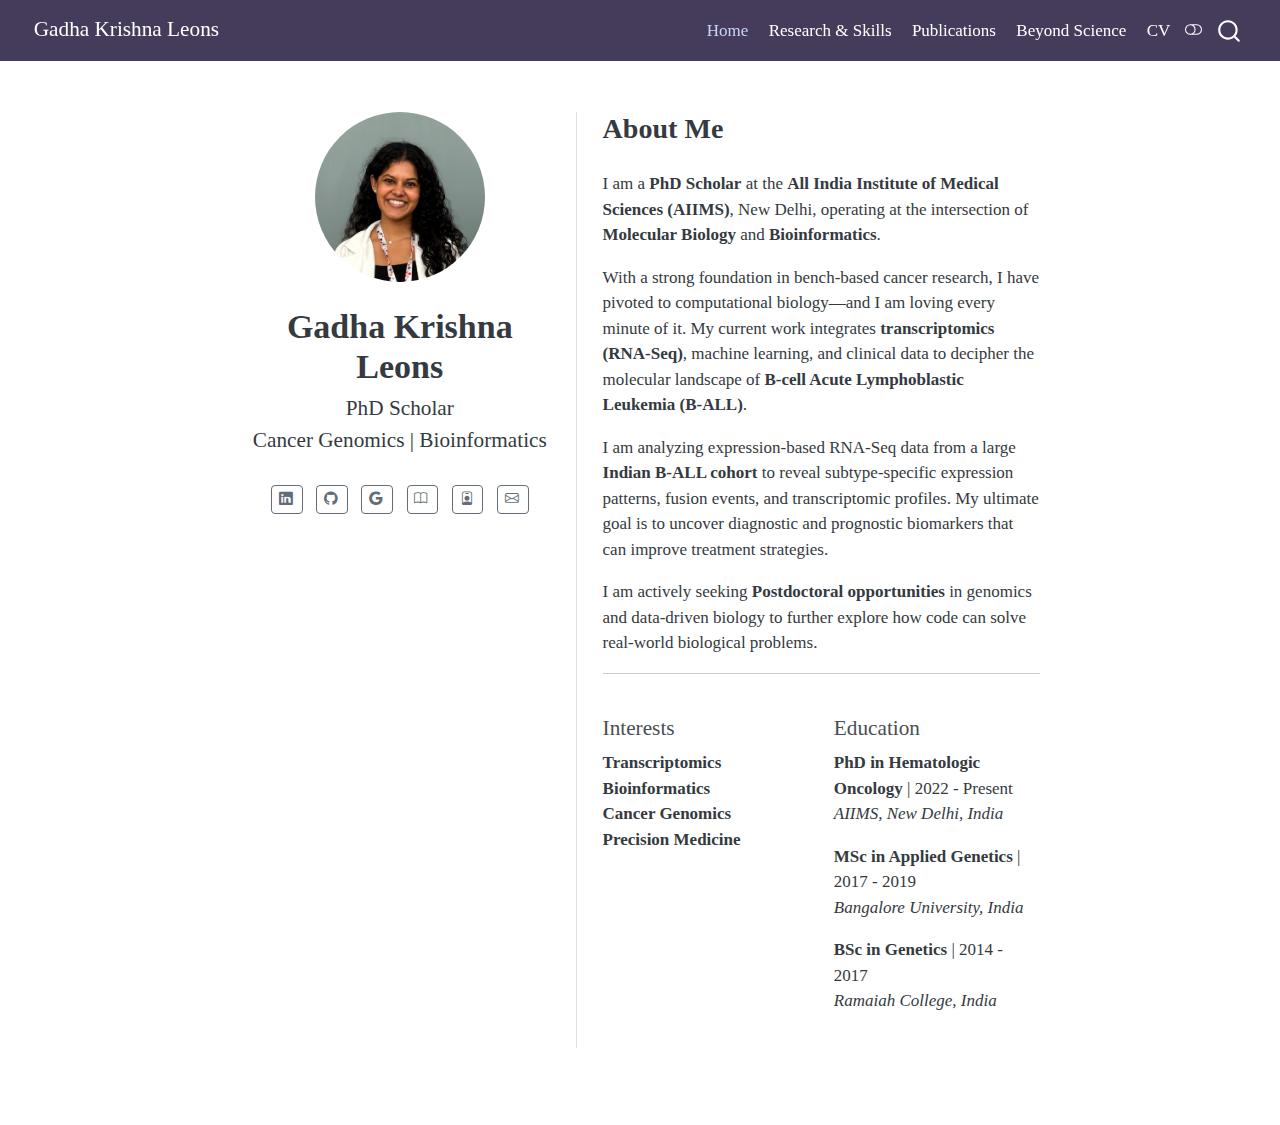
<file: index.html>
<!DOCTYPE html>
<html xmlns="http://www.w3.org/1999/xhtml" lang="en" xml:lang="en"><head>

<meta charset="utf-8">
<meta name="generator" content="quarto-1.8.25">

<meta name="viewport" content="width=device-width, initial-scale=1.0, user-scalable=yes">


<title>Gadha Krishna Leons</title>
<style>
code{white-space: pre-wrap;}
span.smallcaps{font-variant: small-caps;}
div.columns{display: flex; gap: min(4vw, 1.5em);}
div.column{flex: auto; overflow-x: auto;}
div.hanging-indent{margin-left: 1.5em; text-indent: -1.5em;}
ul.task-list{list-style: none;}
ul.task-list li input[type="checkbox"] {
  width: 0.8em;
  margin: 0 0.8em 0.2em -1em; /* quarto-specific, see https://github.com/quarto-dev/quarto-cli/issues/4556 */ 
  vertical-align: middle;
}
</style>


<script src="site_libs/quarto-nav/quarto-nav.js"></script>
<script src="site_libs/quarto-nav/headroom.min.js"></script>
<script src="site_libs/clipboard/clipboard.min.js"></script>
<script src="site_libs/quarto-search/autocomplete.umd.js"></script>
<script src="site_libs/quarto-search/fuse.min.js"></script>
<script src="site_libs/quarto-search/quarto-search.js"></script>
<meta name="quarto:offset" content="./">
<script src="site_libs/quarto-html/quarto.js" type="module"></script>
<script src="site_libs/quarto-html/tabsets/tabsets.js" type="module"></script>
<script src="site_libs/quarto-html/axe/axe-check.js" type="module"></script>
<script src="site_libs/quarto-html/popper.min.js"></script>
<script src="site_libs/quarto-html/tippy.umd.min.js"></script>
<link href="site_libs/quarto-html/tippy.css" rel="stylesheet">
<link href="site_libs/quarto-html/quarto-syntax-highlighting-7b89279ff1a6dce999919e0e67d4d9ec.css" rel="stylesheet" class="quarto-color-scheme" id="quarto-text-highlighting-styles">
<link href="site_libs/quarto-html/quarto-syntax-highlighting-dark-707d8167ce6003fca903bfe2be84ab7f.css" rel="stylesheet" class="quarto-color-scheme quarto-color-alternate" id="quarto-text-highlighting-styles">
<link href="site_libs/quarto-html/quarto-syntax-highlighting-7b89279ff1a6dce999919e0e67d4d9ec.css" rel="stylesheet" class="quarto-color-scheme-extra" id="quarto-text-highlighting-styles">
<script src="site_libs/bootstrap/bootstrap.min.js"></script>
<link href="site_libs/bootstrap/bootstrap-icons.css" rel="stylesheet">
<link href="site_libs/bootstrap/bootstrap-6e15c712e93b67fe9cd85dba405c9098.min.css" rel="stylesheet" append-hash="true" class="quarto-color-scheme" id="quarto-bootstrap" data-mode="light">
<link href="site_libs/bootstrap/bootstrap-dark-26fe525dacc939222df59c07b289ac5b.min.css" rel="stylesheet" append-hash="true" class="quarto-color-scheme quarto-color-alternate" id="quarto-bootstrap" data-mode="dark">
<link href="site_libs/bootstrap/bootstrap-6e15c712e93b67fe9cd85dba405c9098.min.css" rel="stylesheet" append-hash="true" class="quarto-color-scheme-extra" id="quarto-bootstrap" data-mode="light">
<script id="quarto-search-options" type="application/json">{
  "location": "navbar",
  "copy-button": false,
  "collapse-after": 3,
  "panel-placement": "end",
  "type": "overlay",
  "limit": 50,
  "keyboard-shortcut": [
    "f",
    "/",
    "s"
  ],
  "show-item-context": false,
  "language": {
    "search-no-results-text": "No results",
    "search-matching-documents-text": "matching documents",
    "search-copy-link-title": "Copy link to search",
    "search-hide-matches-text": "Hide additional matches",
    "search-more-match-text": "more match in this document",
    "search-more-matches-text": "more matches in this document",
    "search-clear-button-title": "Clear",
    "search-text-placeholder": "",
    "search-detached-cancel-button-title": "Cancel",
    "search-submit-button-title": "Submit",
    "search-label": "Search"
  }
}</script>


<link rel="stylesheet" href="styles.css">
</head>

<body class="nav-fixed fullcontent quarto-light"><script id="quarto-html-before-body" type="application/javascript">
    const toggleBodyColorMode = (bsSheetEl) => {
      const mode = bsSheetEl.getAttribute("data-mode");
      const bodyEl = window.document.querySelector("body");
      if (mode === "dark") {
        bodyEl.classList.add("quarto-dark");
        bodyEl.classList.remove("quarto-light");
      } else {
        bodyEl.classList.add("quarto-light");
        bodyEl.classList.remove("quarto-dark");
      }
    }
    const toggleBodyColorPrimary = () => {
      const bsSheetEl = window.document.querySelector("link#quarto-bootstrap:not([rel=disabled-stylesheet])");
      if (bsSheetEl) {
        toggleBodyColorMode(bsSheetEl);
      }
    }
    const setColorSchemeToggle = (alternate) => {
      const toggles = window.document.querySelectorAll('.quarto-color-scheme-toggle');
      for (let i=0; i < toggles.length; i++) {
        const toggle = toggles[i];
        if (toggle) {
          if (alternate) {
            toggle.classList.add("alternate");
          } else {
            toggle.classList.remove("alternate");
          }
        }
      }
    };
    const toggleColorMode = (alternate) => {
      // Switch the stylesheets
      const primaryStylesheets = window.document.querySelectorAll('link.quarto-color-scheme:not(.quarto-color-alternate)');
      const alternateStylesheets = window.document.querySelectorAll('link.quarto-color-scheme.quarto-color-alternate');
      manageTransitions('#quarto-margin-sidebar .nav-link', false);
      if (alternate) {
        // note: dark is layered on light, we don't disable primary!
        enableStylesheet(alternateStylesheets);
        for (const sheetNode of alternateStylesheets) {
          if (sheetNode.id === "quarto-bootstrap") {
            toggleBodyColorMode(sheetNode);
          }
        }
      } else {
        disableStylesheet(alternateStylesheets);
        enableStylesheet(primaryStylesheets)
        toggleBodyColorPrimary();
      }
      manageTransitions('#quarto-margin-sidebar .nav-link', true);
      // Switch the toggles
      setColorSchemeToggle(alternate)
      // Hack to workaround the fact that safari doesn't
      // properly recolor the scrollbar when toggling (#1455)
      if (navigator.userAgent.indexOf('Safari') > 0 && navigator.userAgent.indexOf('Chrome') == -1) {
        manageTransitions("body", false);
        window.scrollTo(0, 1);
        setTimeout(() => {
          window.scrollTo(0, 0);
          manageTransitions("body", true);
        }, 40);
      }
    }
    const disableStylesheet = (stylesheets) => {
      for (let i=0; i < stylesheets.length; i++) {
        const stylesheet = stylesheets[i];
        stylesheet.rel = 'disabled-stylesheet';
      }
    }
    const enableStylesheet = (stylesheets) => {
      for (let i=0; i < stylesheets.length; i++) {
        const stylesheet = stylesheets[i];
        if(stylesheet.rel !== 'stylesheet') { // for Chrome, which will still FOUC without this check
          stylesheet.rel = 'stylesheet';
        }
      }
    }
    const manageTransitions = (selector, allowTransitions) => {
      const els = window.document.querySelectorAll(selector);
      for (let i=0; i < els.length; i++) {
        const el = els[i];
        if (allowTransitions) {
          el.classList.remove('notransition');
        } else {
          el.classList.add('notransition');
        }
      }
    }
    const isFileUrl = () => {
      return window.location.protocol === 'file:';
    }
    const hasAlternateSentinel = () => {
      let styleSentinel = getColorSchemeSentinel();
      if (styleSentinel !== null) {
        return styleSentinel === "alternate";
      } else {
        return false;
      }
    }
    const setStyleSentinel = (alternate) => {
      const value = alternate ? "alternate" : "default";
      if (!isFileUrl()) {
        window.localStorage.setItem("quarto-color-scheme", value);
      } else {
        localAlternateSentinel = value;
      }
    }
    const getColorSchemeSentinel = () => {
      if (!isFileUrl()) {
        const storageValue = window.localStorage.getItem("quarto-color-scheme");
        return storageValue != null ? storageValue : localAlternateSentinel;
      } else {
        return localAlternateSentinel;
      }
    }
    const toggleGiscusIfUsed = (isAlternate, darkModeDefault) => {
      const baseTheme = document.querySelector('#giscus-base-theme')?.value ?? 'light';
      const alternateTheme = document.querySelector('#giscus-alt-theme')?.value ?? 'dark';
      let newTheme = '';
      if(authorPrefersDark) {
        newTheme = isAlternate ? baseTheme : alternateTheme;
      } else {
        newTheme = isAlternate ? alternateTheme : baseTheme;
      }
      const changeGiscusTheme = () => {
        // From: https://github.com/giscus/giscus/issues/336
        const sendMessage = (message) => {
          const iframe = document.querySelector('iframe.giscus-frame');
          if (!iframe) return;
          iframe.contentWindow.postMessage({ giscus: message }, 'https://giscus.app');
        }
        sendMessage({
          setConfig: {
            theme: newTheme
          }
        });
      }
      const isGiscussLoaded = window.document.querySelector('iframe.giscus-frame') !== null;
      if (isGiscussLoaded) {
        changeGiscusTheme();
      }
    };
    const authorPrefersDark = false;
    const darkModeDefault = authorPrefersDark;
      document.querySelector('link#quarto-text-highlighting-styles.quarto-color-scheme-extra').rel = 'disabled-stylesheet';
      document.querySelector('link#quarto-bootstrap.quarto-color-scheme-extra').rel = 'disabled-stylesheet';
    let localAlternateSentinel = darkModeDefault ? 'alternate' : 'default';
    // Dark / light mode switch
    window.quartoToggleColorScheme = () => {
      // Read the current dark / light value
      let toAlternate = !hasAlternateSentinel();
      toggleColorMode(toAlternate);
      setStyleSentinel(toAlternate);
      toggleGiscusIfUsed(toAlternate, darkModeDefault);
      window.dispatchEvent(new Event('resize'));
    };
    // Switch to dark mode if need be
    if (hasAlternateSentinel()) {
      toggleColorMode(true);
    } else {
      toggleColorMode(false);
    }
  </script>

<div id="quarto-search-results"></div>
  <header id="quarto-header" class="headroom fixed-top">
    <nav class="navbar navbar-expand-lg " data-bs-theme="dark">
      <div class="navbar-container container-fluid">
      <div class="navbar-brand-container mx-auto">
    <a href="./index.html" class="navbar-brand navbar-brand-logo">
    </a>
    <a class="navbar-brand" href="./index.html">
    <span class="navbar-title">Gadha Krishna Leons</span>
    </a>
  </div>
            <div id="quarto-search" class="" title="Search"></div>
          <button class="navbar-toggler" type="button" data-bs-toggle="collapse" data-bs-target="#navbarCollapse" aria-controls="navbarCollapse" role="menu" aria-expanded="false" aria-label="Toggle navigation" onclick="if (window.quartoToggleHeadroom) { window.quartoToggleHeadroom(); }">
  <span class="navbar-toggler-icon"></span>
</button>
          <div class="collapse navbar-collapse" id="navbarCollapse">
            <ul class="navbar-nav navbar-nav-scroll ms-auto">
  <li class="nav-item">
    <a class="nav-link active" href="./index.html" aria-current="page"> 
<span class="menu-text">Home</span></a>
  </li>  
  <li class="nav-item">
    <a class="nav-link" href="./research.html"> 
<span class="menu-text">Research &amp; Skills</span></a>
  </li>  
  <li class="nav-item">
    <a class="nav-link" href="./publications.html"> 
<span class="menu-text">Publications</span></a>
  </li>  
  <li class="nav-item">
    <a class="nav-link" href="./extracurricular.html"> 
<span class="menu-text">Beyond Science</span></a>
  </li>  
  <li class="nav-item">
    <a class="nav-link" href="./cv.pdf?v=2"> 
<span class="menu-text">CV</span></a>
  </li>  
</ul>
          </div> <!-- /navcollapse -->
            <div class="quarto-navbar-tools">
  <a href="" class="quarto-color-scheme-toggle quarto-navigation-tool  px-1" onclick="window.quartoToggleColorScheme(); return false;" title="Toggle dark mode"><i class="bi"></i></a>
</div>
      </div> <!-- /container-fluid -->
    </nav>
</header>
<!-- content -->
<div id="quarto-content" class="quarto-container page-columns page-rows-contents page-layout-article page-navbar">
<!-- sidebar -->
<!-- margin-sidebar -->
    
<!-- main -->
<div class="quarto-about-trestles">
  <div class="about-entity">
    <img src="profile.jpg" class="about-image
  round " style="height: 10em; width: 10em;">
<header id="title-block-header" class="quarto-title-block default">
<div class="quarto-title">
<h1 class="title">Gadha Krishna Leons</h1>
<p class="subtitle lead">PhD Scholar <br> Cancer Genomics | Bioinformatics</p>
</div>
<div class="quarto-title-meta">
  </div>
</header>
    <div class="about-links">
  <a href="https://www.linkedin.com/in/gadha-k-leons/" class="about-link" rel="" target="">
    <i class="bi bi-linkedin"></i>
     <span class="about-link-text"></span>
  </a>
  <a href="https://github.com/GadhaK" class="about-link" rel="" target="">
    <i class="bi bi-github"></i>
     <span class="about-link-text"></span>
  </a>
  <a href="https://scholar.google.com/citations?user=t-dCJSkAAAAJ&amp;hl=en" class="about-link" rel="" target="">
    <i class="bi bi-google"></i>
     <span class="about-link-text"></span>
  </a>
  <a href="https://www.researchgate.net/profile/Gadha-Krishna-Leons" class="about-link" rel="" target="">
    <i class="bi bi-book"></i>
     <span class="about-link-text"></span>
  </a>
  <a href="https://orcid.org/0000-0001-9141-0299" class="about-link" rel="" target="">
    <i class="bi bi-person-badge"></i>
     <span class="about-link-text"></span>
  </a>
  <a href="mailto:gadha.leons@gmail.com" class="about-link" rel="" target="">
    <i class="bi bi-envelope"></i>
     <span class="about-link-text"></span>
  </a>
</div>
  </div>
  <div class="about-contents"><main class="content" id="quarto-document-content">

<section id="about-me" class="level2">
<h2 data-anchor-id="about-me">About Me</h2>
<p>I am a <strong>PhD Scholar</strong> at the <strong>All India Institute of Medical Sciences (AIIMS)</strong>, New Delhi, operating at the intersection of <strong>Molecular Biology</strong> and <strong>Bioinformatics</strong>.</p>
<p>With a strong foundation in bench-based cancer research, I have pivoted to computational biology—and I am loving every minute of it. My current work integrates <strong>transcriptomics (RNA-Seq)</strong>, machine learning, and clinical data to decipher the molecular landscape of <strong>B-cell Acute Lymphoblastic Leukemia (B-ALL)</strong>.</p>
<p>I am analyzing expression-based RNA-Seq data from a large <strong>Indian B-ALL cohort</strong> to reveal subtype-specific expression patterns, fusion events, and transcriptomic profiles. My ultimate goal is to uncover diagnostic and prognostic biomarkers that can improve treatment strategies.</p>
<p>I am actively seeking <strong>Postdoctoral opportunities</strong> in genomics and data-driven biology to further explore how code can solve real-world biological problems.</p>
<hr>
<div class="grid">
<section id="interests" class="level4 g-col-6">
<h4 data-anchor-id="interests">Interests</h4>
<p><strong>Transcriptomics</strong> <br> <strong>Bioinformatics</strong> <br> <strong>Cancer Genomics</strong> <br> <strong>Precision Medicine</strong></p>
</section>
<section id="education" class="level4 g-col-6">
<h4 data-anchor-id="education">Education</h4>
<p><strong>PhD in Hematologic Oncology</strong> | 2022 - Present<br> <em>AIIMS, New Delhi, India</em></p>
<p><strong>MSc in Applied Genetics</strong> | 2017 - 2019<br> <em>Bangalore University, India</em></p>
<p><strong>BSc in Genetics</strong> | 2014 - 2017<br> <em>Ramaiah College, India</em></p>
</section>
</div>


</section>
</main></div>
</div>
 <!-- /main -->
<script id="quarto-html-after-body" type="application/javascript">
  window.document.addEventListener("DOMContentLoaded", function (event) {
    // Ensure there is a toggle, if there isn't float one in the top right
    if (window.document.querySelector('.quarto-color-scheme-toggle') === null) {
      const a = window.document.createElement('a');
      a.classList.add('top-right');
      a.classList.add('quarto-color-scheme-toggle');
      a.href = "";
      a.onclick = function() { try { window.quartoToggleColorScheme(); } catch {} return false; };
      const i = window.document.createElement("i");
      i.classList.add('bi');
      a.appendChild(i);
      window.document.body.appendChild(a);
    }
    setColorSchemeToggle(hasAlternateSentinel())
    const isCodeAnnotation = (el) => {
      for (const clz of el.classList) {
        if (clz.startsWith('code-annotation-')) {                     
          return true;
        }
      }
      return false;
    }
    const onCopySuccess = function(e) {
      // button target
      const button = e.trigger;
      // don't keep focus
      button.blur();
      // flash "checked"
      button.classList.add('code-copy-button-checked');
      var currentTitle = button.getAttribute("title");
      button.setAttribute("title", "Copied!");
      let tooltip;
      if (window.bootstrap) {
        button.setAttribute("data-bs-toggle", "tooltip");
        button.setAttribute("data-bs-placement", "left");
        button.setAttribute("data-bs-title", "Copied!");
        tooltip = new bootstrap.Tooltip(button, 
          { trigger: "manual", 
            customClass: "code-copy-button-tooltip",
            offset: [0, -8]});
        tooltip.show();    
      }
      setTimeout(function() {
        if (tooltip) {
          tooltip.hide();
          button.removeAttribute("data-bs-title");
          button.removeAttribute("data-bs-toggle");
          button.removeAttribute("data-bs-placement");
        }
        button.setAttribute("title", currentTitle);
        button.classList.remove('code-copy-button-checked');
      }, 1000);
      // clear code selection
      e.clearSelection();
    }
    const getTextToCopy = function(trigger) {
      const outerScaffold = trigger.parentElement.cloneNode(true);
      const codeEl = outerScaffold.querySelector('code');
      for (const childEl of codeEl.children) {
        if (isCodeAnnotation(childEl)) {
          childEl.remove();
        }
      }
      return codeEl.innerText;
    }
    const clipboard = new window.ClipboardJS('.code-copy-button:not([data-in-quarto-modal])', {
      text: getTextToCopy
    });
    clipboard.on('success', onCopySuccess);
    if (window.document.getElementById('quarto-embedded-source-code-modal')) {
      const clipboardModal = new window.ClipboardJS('.code-copy-button[data-in-quarto-modal]', {
        text: getTextToCopy,
        container: window.document.getElementById('quarto-embedded-source-code-modal')
      });
      clipboardModal.on('success', onCopySuccess);
    }
      var localhostRegex = new RegExp(/^(?:http|https):\/\/localhost\:?[0-9]*\//);
      var mailtoRegex = new RegExp(/^mailto:/);
        var filterRegex = new RegExp("https:\/\/gadhak\.github\.io\/gadha_portfolio\/");
      var isInternal = (href) => {
          return filterRegex.test(href) || localhostRegex.test(href) || mailtoRegex.test(href);
      }
      // Inspect non-navigation links and adorn them if external
     var links = window.document.querySelectorAll('a[href]:not(.nav-link):not(.navbar-brand):not(.toc-action):not(.sidebar-link):not(.sidebar-item-toggle):not(.pagination-link):not(.no-external):not([aria-hidden]):not(.dropdown-item):not(.quarto-navigation-tool):not(.about-link)');
      for (var i=0; i<links.length; i++) {
        const link = links[i];
        if (!isInternal(link.href)) {
          // undo the damage that might have been done by quarto-nav.js in the case of
          // links that we want to consider external
          if (link.dataset.originalHref !== undefined) {
            link.href = link.dataset.originalHref;
          }
        }
      }
    function tippyHover(el, contentFn, onTriggerFn, onUntriggerFn) {
      const config = {
        allowHTML: true,
        maxWidth: 500,
        delay: 100,
        arrow: false,
        appendTo: function(el) {
            return el.parentElement;
        },
        interactive: true,
        interactiveBorder: 10,
        theme: 'quarto',
        placement: 'bottom-start',
      };
      if (contentFn) {
        config.content = contentFn;
      }
      if (onTriggerFn) {
        config.onTrigger = onTriggerFn;
      }
      if (onUntriggerFn) {
        config.onUntrigger = onUntriggerFn;
      }
      window.tippy(el, config); 
    }
    const noterefs = window.document.querySelectorAll('a[role="doc-noteref"]');
    for (var i=0; i<noterefs.length; i++) {
      const ref = noterefs[i];
      tippyHover(ref, function() {
        // use id or data attribute instead here
        let href = ref.getAttribute('data-footnote-href') || ref.getAttribute('href');
        try { href = new URL(href).hash; } catch {}
        const id = href.replace(/^#\/?/, "");
        const note = window.document.getElementById(id);
        if (note) {
          return note.innerHTML;
        } else {
          return "";
        }
      });
    }
    const xrefs = window.document.querySelectorAll('a.quarto-xref');
    const processXRef = (id, note) => {
      // Strip column container classes
      const stripColumnClz = (el) => {
        el.classList.remove("page-full", "page-columns");
        if (el.children) {
          for (const child of el.children) {
            stripColumnClz(child);
          }
        }
      }
      stripColumnClz(note)
      if (id === null || id.startsWith('sec-')) {
        // Special case sections, only their first couple elements
        const container = document.createElement("div");
        if (note.children && note.children.length > 2) {
          container.appendChild(note.children[0].cloneNode(true));
          for (let i = 1; i < note.children.length; i++) {
            const child = note.children[i];
            if (child.tagName === "P" && child.innerText === "") {
              continue;
            } else {
              container.appendChild(child.cloneNode(true));
              break;
            }
          }
          if (window.Quarto?.typesetMath) {
            window.Quarto.typesetMath(container);
          }
          return container.innerHTML
        } else {
          if (window.Quarto?.typesetMath) {
            window.Quarto.typesetMath(note);
          }
          return note.innerHTML;
        }
      } else {
        // Remove any anchor links if they are present
        const anchorLink = note.querySelector('a.anchorjs-link');
        if (anchorLink) {
          anchorLink.remove();
        }
        if (window.Quarto?.typesetMath) {
          window.Quarto.typesetMath(note);
        }
        if (note.classList.contains("callout")) {
          return note.outerHTML;
        } else {
          return note.innerHTML;
        }
      }
    }
    for (var i=0; i<xrefs.length; i++) {
      const xref = xrefs[i];
      tippyHover(xref, undefined, function(instance) {
        instance.disable();
        let url = xref.getAttribute('href');
        let hash = undefined; 
        if (url.startsWith('#')) {
          hash = url;
        } else {
          try { hash = new URL(url).hash; } catch {}
        }
        if (hash) {
          const id = hash.replace(/^#\/?/, "");
          const note = window.document.getElementById(id);
          if (note !== null) {
            try {
              const html = processXRef(id, note.cloneNode(true));
              instance.setContent(html);
            } finally {
              instance.enable();
              instance.show();
            }
          } else {
            // See if we can fetch this
            fetch(url.split('#')[0])
            .then(res => res.text())
            .then(html => {
              const parser = new DOMParser();
              const htmlDoc = parser.parseFromString(html, "text/html");
              const note = htmlDoc.getElementById(id);
              if (note !== null) {
                const html = processXRef(id, note);
                instance.setContent(html);
              } 
            }).finally(() => {
              instance.enable();
              instance.show();
            });
          }
        } else {
          // See if we can fetch a full url (with no hash to target)
          // This is a special case and we should probably do some content thinning / targeting
          fetch(url)
          .then(res => res.text())
          .then(html => {
            const parser = new DOMParser();
            const htmlDoc = parser.parseFromString(html, "text/html");
            const note = htmlDoc.querySelector('main.content');
            if (note !== null) {
              // This should only happen for chapter cross references
              // (since there is no id in the URL)
              // remove the first header
              if (note.children.length > 0 && note.children[0].tagName === "HEADER") {
                note.children[0].remove();
              }
              const html = processXRef(null, note);
              instance.setContent(html);
            } 
          }).finally(() => {
            instance.enable();
            instance.show();
          });
        }
      }, function(instance) {
      });
    }
        let selectedAnnoteEl;
        const selectorForAnnotation = ( cell, annotation) => {
          let cellAttr = 'data-code-cell="' + cell + '"';
          let lineAttr = 'data-code-annotation="' +  annotation + '"';
          const selector = 'span[' + cellAttr + '][' + lineAttr + ']';
          return selector;
        }
        const selectCodeLines = (annoteEl) => {
          const doc = window.document;
          const targetCell = annoteEl.getAttribute("data-target-cell");
          const targetAnnotation = annoteEl.getAttribute("data-target-annotation");
          const annoteSpan = window.document.querySelector(selectorForAnnotation(targetCell, targetAnnotation));
          const lines = annoteSpan.getAttribute("data-code-lines").split(",");
          const lineIds = lines.map((line) => {
            return targetCell + "-" + line;
          })
          let top = null;
          let height = null;
          let parent = null;
          if (lineIds.length > 0) {
              //compute the position of the single el (top and bottom and make a div)
              const el = window.document.getElementById(lineIds[0]);
              top = el.offsetTop;
              height = el.offsetHeight;
              parent = el.parentElement.parentElement;
            if (lineIds.length > 1) {
              const lastEl = window.document.getElementById(lineIds[lineIds.length - 1]);
              const bottom = lastEl.offsetTop + lastEl.offsetHeight;
              height = bottom - top;
            }
            if (top !== null && height !== null && parent !== null) {
              // cook up a div (if necessary) and position it 
              let div = window.document.getElementById("code-annotation-line-highlight");
              if (div === null) {
                div = window.document.createElement("div");
                div.setAttribute("id", "code-annotation-line-highlight");
                div.style.position = 'absolute';
                parent.appendChild(div);
              }
              div.style.top = top - 2 + "px";
              div.style.height = height + 4 + "px";
              div.style.left = 0;
              let gutterDiv = window.document.getElementById("code-annotation-line-highlight-gutter");
              if (gutterDiv === null) {
                gutterDiv = window.document.createElement("div");
                gutterDiv.setAttribute("id", "code-annotation-line-highlight-gutter");
                gutterDiv.style.position = 'absolute';
                const codeCell = window.document.getElementById(targetCell);
                const gutter = codeCell.querySelector('.code-annotation-gutter');
                gutter.appendChild(gutterDiv);
              }
              gutterDiv.style.top = top - 2 + "px";
              gutterDiv.style.height = height + 4 + "px";
            }
            selectedAnnoteEl = annoteEl;
          }
        };
        const unselectCodeLines = () => {
          const elementsIds = ["code-annotation-line-highlight", "code-annotation-line-highlight-gutter"];
          elementsIds.forEach((elId) => {
            const div = window.document.getElementById(elId);
            if (div) {
              div.remove();
            }
          });
          selectedAnnoteEl = undefined;
        };
          // Handle positioning of the toggle
      window.addEventListener(
        "resize",
        throttle(() => {
          elRect = undefined;
          if (selectedAnnoteEl) {
            selectCodeLines(selectedAnnoteEl);
          }
        }, 10)
      );
      function throttle(fn, ms) {
      let throttle = false;
      let timer;
        return (...args) => {
          if(!throttle) { // first call gets through
              fn.apply(this, args);
              throttle = true;
          } else { // all the others get throttled
              if(timer) clearTimeout(timer); // cancel #2
              timer = setTimeout(() => {
                fn.apply(this, args);
                timer = throttle = false;
              }, ms);
          }
        };
      }
        // Attach click handler to the DT
        const annoteDls = window.document.querySelectorAll('dt[data-target-cell]');
        for (const annoteDlNode of annoteDls) {
          annoteDlNode.addEventListener('click', (event) => {
            const clickedEl = event.target;
            if (clickedEl !== selectedAnnoteEl) {
              unselectCodeLines();
              const activeEl = window.document.querySelector('dt[data-target-cell].code-annotation-active');
              if (activeEl) {
                activeEl.classList.remove('code-annotation-active');
              }
              selectCodeLines(clickedEl);
              clickedEl.classList.add('code-annotation-active');
            } else {
              // Unselect the line
              unselectCodeLines();
              clickedEl.classList.remove('code-annotation-active');
            }
          });
        }
    const findCites = (el) => {
      const parentEl = el.parentElement;
      if (parentEl) {
        const cites = parentEl.dataset.cites;
        if (cites) {
          return {
            el,
            cites: cites.split(' ')
          };
        } else {
          return findCites(el.parentElement)
        }
      } else {
        return undefined;
      }
    };
    var bibliorefs = window.document.querySelectorAll('a[role="doc-biblioref"]');
    for (var i=0; i<bibliorefs.length; i++) {
      const ref = bibliorefs[i];
      const citeInfo = findCites(ref);
      if (citeInfo) {
        tippyHover(citeInfo.el, function() {
          var popup = window.document.createElement('div');
          citeInfo.cites.forEach(function(cite) {
            var citeDiv = window.document.createElement('div');
            citeDiv.classList.add('hanging-indent');
            citeDiv.classList.add('csl-entry');
            var biblioDiv = window.document.getElementById('ref-' + cite);
            if (biblioDiv) {
              citeDiv.innerHTML = biblioDiv.innerHTML;
            }
            popup.appendChild(citeDiv);
          });
          return popup.innerHTML;
        });
      }
    }
  });
  </script>
</div> <!-- /content -->




</body></html>
</file>
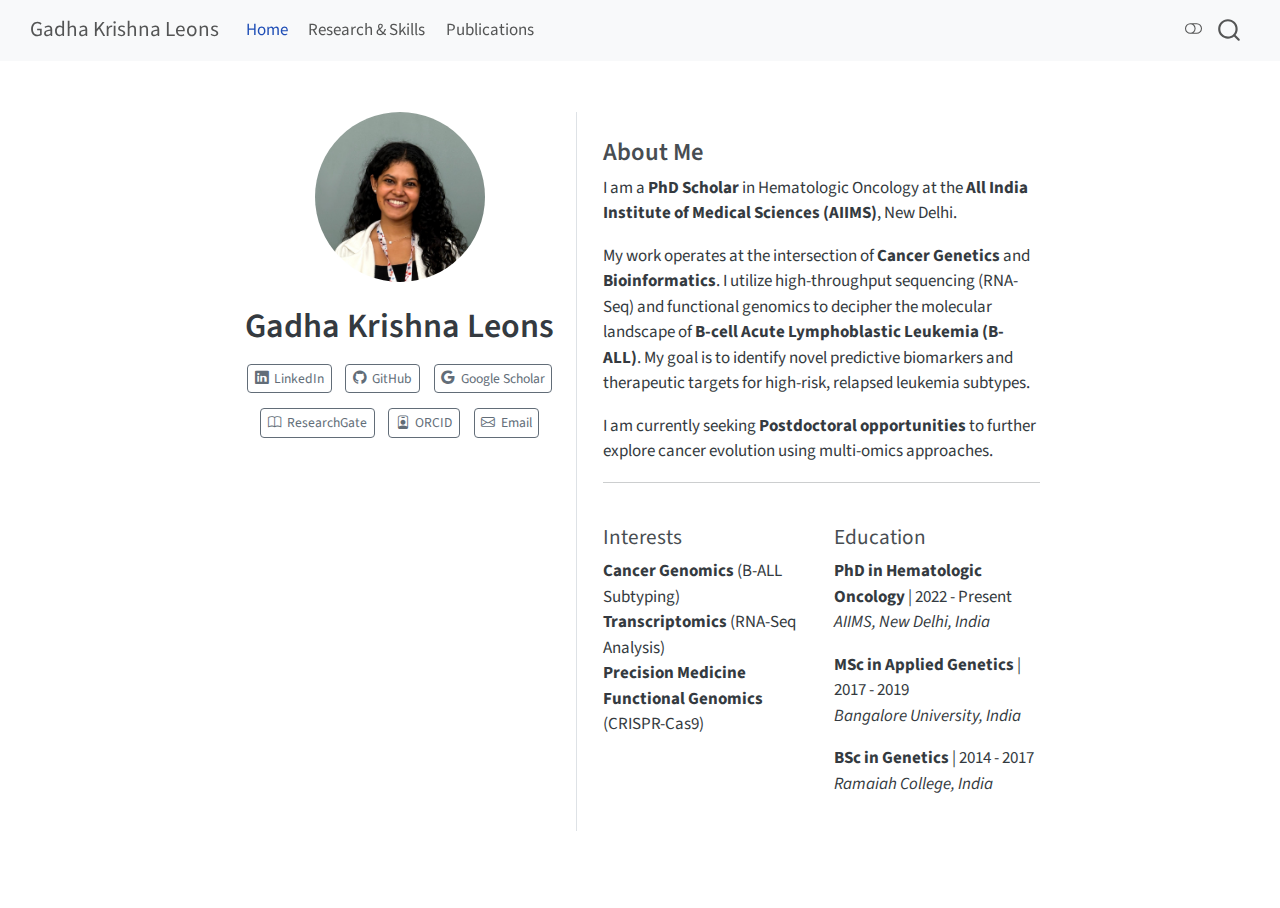
<file: docs/index.html>
<!DOCTYPE html>
<html xmlns="http://www.w3.org/1999/xhtml" lang="en" xml:lang="en"><head>

<meta charset="utf-8">
<meta name="generator" content="quarto-1.6.42">

<meta name="viewport" content="width=device-width, initial-scale=1.0, user-scalable=yes">


<title>Gadha Krishna Leons</title>
<style>
code{white-space: pre-wrap;}
span.smallcaps{font-variant: small-caps;}
div.columns{display: flex; gap: min(4vw, 1.5em);}
div.column{flex: auto; overflow-x: auto;}
div.hanging-indent{margin-left: 1.5em; text-indent: -1.5em;}
ul.task-list{list-style: none;}
ul.task-list li input[type="checkbox"] {
  width: 0.8em;
  margin: 0 0.8em 0.2em -1em; /* quarto-specific, see https://github.com/quarto-dev/quarto-cli/issues/4556 */ 
  vertical-align: middle;
}
</style>


<script src="site_libs/quarto-nav/quarto-nav.js"></script>
<script src="site_libs/quarto-nav/headroom.min.js"></script>
<script src="site_libs/clipboard/clipboard.min.js"></script>
<script src="site_libs/quarto-search/autocomplete.umd.js"></script>
<script src="site_libs/quarto-search/fuse.min.js"></script>
<script src="site_libs/quarto-search/quarto-search.js"></script>
<meta name="quarto:offset" content="./">
<script src="site_libs/quarto-html/quarto.js"></script>
<script src="site_libs/quarto-html/popper.min.js"></script>
<script src="site_libs/quarto-html/tippy.umd.min.js"></script>
<link href="site_libs/quarto-html/tippy.css" rel="stylesheet">
<link href="site_libs/quarto-html/quarto-syntax-highlighting-2f5df379a58b258e96c21c0638c20c03.css" rel="stylesheet" class="quarto-color-scheme" id="quarto-text-highlighting-styles">
<link href="site_libs/quarto-html/quarto-syntax-highlighting-dark-b53751a350365c71b6c909e95f209ed1.css" rel="prefetch" class="quarto-color-scheme quarto-color-alternate" id="quarto-text-highlighting-styles">
<script src="site_libs/bootstrap/bootstrap.min.js"></script>
<link href="site_libs/bootstrap/bootstrap-icons.css" rel="stylesheet">
<link href="site_libs/bootstrap/bootstrap-ddd961a2510921635943dfbbd19534c4.min.css" rel="stylesheet" append-hash="true" class="quarto-color-scheme" id="quarto-bootstrap" data-mode="light">
<link href="site_libs/bootstrap/bootstrap-dark-e1a95413ce7875775f0026b5519a171c.min.css" rel="prefetch" append-hash="true" class="quarto-color-scheme quarto-color-alternate" id="quarto-bootstrap" data-mode="dark">
<script id="quarto-search-options" type="application/json">{
  "location": "navbar",
  "copy-button": false,
  "collapse-after": 3,
  "panel-placement": "end",
  "type": "overlay",
  "limit": 50,
  "keyboard-shortcut": [
    "f",
    "/",
    "s"
  ],
  "show-item-context": false,
  "language": {
    "search-no-results-text": "No results",
    "search-matching-documents-text": "matching documents",
    "search-copy-link-title": "Copy link to search",
    "search-hide-matches-text": "Hide additional matches",
    "search-more-match-text": "more match in this document",
    "search-more-matches-text": "more matches in this document",
    "search-clear-button-title": "Clear",
    "search-text-placeholder": "",
    "search-detached-cancel-button-title": "Cancel",
    "search-submit-button-title": "Submit",
    "search-label": "Search"
  }
}</script>


<link rel="stylesheet" href="styles.css">
</head>

<body class="nav-fixed fullcontent">

<div id="quarto-search-results"></div>
  <header id="quarto-header" class="headroom fixed-top">
    <nav class="navbar navbar-expand-lg " data-bs-theme="dark">
      <div class="navbar-container container-fluid">
      <div class="navbar-brand-container mx-auto">
    <a class="navbar-brand" href="./index.html">
    <span class="navbar-title">Gadha Krishna Leons</span>
    </a>
  </div>
            <div id="quarto-search" class="" title="Search"></div>
          <button class="navbar-toggler" type="button" data-bs-toggle="collapse" data-bs-target="#navbarCollapse" aria-controls="navbarCollapse" role="menu" aria-expanded="false" aria-label="Toggle navigation" onclick="if (window.quartoToggleHeadroom) { window.quartoToggleHeadroom(); }">
  <span class="navbar-toggler-icon"></span>
</button>
          <div class="collapse navbar-collapse" id="navbarCollapse">
            <ul class="navbar-nav navbar-nav-scroll me-auto">
  <li class="nav-item">
    <a class="nav-link active" href="./index.html" aria-current="page"> 
<span class="menu-text">Home</span></a>
  </li>  
  <li class="nav-item">
    <a class="nav-link" href="./research.html"> 
<span class="menu-text">Research &amp; Skills</span></a>
  </li>  
  <li class="nav-item">
    <a class="nav-link" href="./publications.html"> 
<span class="menu-text">Publications</span></a>
  </li>  
</ul>
          </div> <!-- /navcollapse -->
            <div class="quarto-navbar-tools">
  <a href="" class="quarto-color-scheme-toggle quarto-navigation-tool  px-1" onclick="window.quartoToggleColorScheme(); return false;" title="Toggle dark mode"><i class="bi"></i></a>
</div>
      </div> <!-- /container-fluid -->
    </nav>
</header>
<!-- content -->
<div id="quarto-content" class="quarto-container page-columns page-rows-contents page-layout-article page-navbar">
<!-- sidebar -->
<!-- margin-sidebar -->
    
<!-- main -->
<div class="quarto-about-trestles">
  <div class="about-entity">
    <img src="profile.jpg" class="about-image
  round " style="height: 10em; width: 10em;">
<header id="title-block-header" class="quarto-title-block default">
<div class="quarto-title">
<h1 class="title">Gadha Krishna Leons</h1>
</div>
<div class="quarto-title-meta">
  </div>
</header>
    <div class="about-links">
  <a href="https://www.linkedin.com/" class="about-link" rel="" target="">
    <i class="bi bi-linkedin"></i>
     <span class="about-link-text">LinkedIn</span>
  </a>
  <a href="https://github.com/yourusername" class="about-link" rel="" target="">
    <i class="bi bi-github"></i>
     <span class="about-link-text">GitHub</span>
  </a>
  <a href="https://scholar.google.com/" class="about-link" rel="" target="">
    <i class="bi bi-google"></i>
     <span class="about-link-text">Google Scholar</span>
  </a>
  <a href="https://www.researchgate.net/" class="about-link" rel="" target="">
    <i class="bi bi-book"></i>
     <span class="about-link-text">ResearchGate</span>
  </a>
  <a href="https://orcid.org/" class="about-link" rel="" target="">
    <i class="bi bi-person-badge"></i>
     <span class="about-link-text">ORCID</span>
  </a>
  <a href="mailto:gadha.leons@gmail.com" class="about-link" rel="" target="">
    <i class="bi bi-envelope"></i>
     <span class="about-link-text">Email</span>
  </a>
</div>
  </div>
  <div class="about-contents"><main class="content" id="quarto-document-content">
<section id="about-me" class="level3">
<h3 data-anchor-id="about-me">About Me</h3>
<p>I am a <strong>PhD Scholar</strong> in Hematologic Oncology at the <strong>All India Institute of Medical Sciences (AIIMS)</strong>, New Delhi.</p>
<p>My work operates at the intersection of <strong>Cancer Genetics</strong> and <strong>Bioinformatics</strong>. I utilize high-throughput sequencing (RNA-Seq) and functional genomics to decipher the molecular landscape of <strong>B-cell Acute Lymphoblastic Leukemia (B-ALL)</strong>. My goal is to identify novel predictive biomarkers and therapeutic targets for high-risk, relapsed leukemia subtypes.</p>
<p>I am currently seeking <strong>Postdoctoral opportunities</strong> to further explore cancer evolution using multi-omics approaches.</p>
<hr>
<div class="grid">
<section id="interests" class="level4 g-col-6">
<h4 data-anchor-id="interests">Interests</h4>
<p><strong>Cancer Genomics</strong> (B-ALL Subtyping)<br> <strong>Transcriptomics</strong> (RNA-Seq Analysis)<br> <strong>Precision Medicine</strong><br> <strong>Functional Genomics</strong> (CRISPR-Cas9)</p>
</section>
<section id="education" class="level4 g-col-6">
<h4 data-anchor-id="education">Education</h4>
<p><strong>PhD in Hematologic Oncology</strong> | 2022 - Present<br> <em>AIIMS, New Delhi, India</em></p>
<p><strong>MSc in Applied Genetics</strong> | 2017 - 2019<br> <em>Bangalore University, India</em></p>
<p><strong>BSc in Genetics</strong> | 2014 - 2017<br> <em>Ramaiah College, India</em></p>
</section>
</div>


</section>
</main></div>
</div>
 <!-- /main -->
<script id="quarto-html-after-body" type="application/javascript">
window.document.addEventListener("DOMContentLoaded", function (event) {
  const toggleBodyColorMode = (bsSheetEl) => {
    const mode = bsSheetEl.getAttribute("data-mode");
    const bodyEl = window.document.querySelector("body");
    if (mode === "dark") {
      bodyEl.classList.add("quarto-dark");
      bodyEl.classList.remove("quarto-light");
    } else {
      bodyEl.classList.add("quarto-light");
      bodyEl.classList.remove("quarto-dark");
    }
  }
  const toggleBodyColorPrimary = () => {
    const bsSheetEl = window.document.querySelector("link#quarto-bootstrap");
    if (bsSheetEl) {
      toggleBodyColorMode(bsSheetEl);
    }
  }
  toggleBodyColorPrimary();  
  const disableStylesheet = (stylesheets) => {
    for (let i=0; i < stylesheets.length; i++) {
      const stylesheet = stylesheets[i];
      stylesheet.rel = 'prefetch';
    }
  }
  const enableStylesheet = (stylesheets) => {
    for (let i=0; i < stylesheets.length; i++) {
      const stylesheet = stylesheets[i];
      stylesheet.rel = 'stylesheet';
    }
  }
  const manageTransitions = (selector, allowTransitions) => {
    const els = window.document.querySelectorAll(selector);
    for (let i=0; i < els.length; i++) {
      const el = els[i];
      if (allowTransitions) {
        el.classList.remove('notransition');
      } else {
        el.classList.add('notransition');
      }
    }
  }
  const toggleGiscusIfUsed = (isAlternate, darkModeDefault) => {
    const baseTheme = document.querySelector('#giscus-base-theme')?.value ?? 'light';
    const alternateTheme = document.querySelector('#giscus-alt-theme')?.value ?? 'dark';
    let newTheme = '';
    if(darkModeDefault) {
      newTheme = isAlternate ? baseTheme : alternateTheme;
    } else {
      newTheme = isAlternate ? alternateTheme : baseTheme;
    }
    const changeGiscusTheme = () => {
      // From: https://github.com/giscus/giscus/issues/336
      const sendMessage = (message) => {
        const iframe = document.querySelector('iframe.giscus-frame');
        if (!iframe) return;
        iframe.contentWindow.postMessage({ giscus: message }, 'https://giscus.app');
      }
      sendMessage({
        setConfig: {
          theme: newTheme
        }
      });
    }
    const isGiscussLoaded = window.document.querySelector('iframe.giscus-frame') !== null;
    if (isGiscussLoaded) {
      changeGiscusTheme();
    }
  }
  const toggleColorMode = (alternate) => {
    // Switch the stylesheets
    const alternateStylesheets = window.document.querySelectorAll('link.quarto-color-scheme.quarto-color-alternate');
    manageTransitions('#quarto-margin-sidebar .nav-link', false);
    if (alternate) {
      enableStylesheet(alternateStylesheets);
      for (const sheetNode of alternateStylesheets) {
        if (sheetNode.id === "quarto-bootstrap") {
          toggleBodyColorMode(sheetNode);
        }
      }
    } else {
      disableStylesheet(alternateStylesheets);
      toggleBodyColorPrimary();
    }
    manageTransitions('#quarto-margin-sidebar .nav-link', true);
    // Switch the toggles
    const toggles = window.document.querySelectorAll('.quarto-color-scheme-toggle');
    for (let i=0; i < toggles.length; i++) {
      const toggle = toggles[i];
      if (toggle) {
        if (alternate) {
          toggle.classList.add("alternate");     
        } else {
          toggle.classList.remove("alternate");
        }
      }
    }
    // Hack to workaround the fact that safari doesn't
    // properly recolor the scrollbar when toggling (#1455)
    if (navigator.userAgent.indexOf('Safari') > 0 && navigator.userAgent.indexOf('Chrome') == -1) {
      manageTransitions("body", false);
      window.scrollTo(0, 1);
      setTimeout(() => {
        window.scrollTo(0, 0);
        manageTransitions("body", true);
      }, 40);  
    }
  }
  const isFileUrl = () => { 
    return window.location.protocol === 'file:';
  }
  const hasAlternateSentinel = () => {  
    let styleSentinel = getColorSchemeSentinel();
    if (styleSentinel !== null) {
      return styleSentinel === "alternate";
    } else {
      return false;
    }
  }
  const setStyleSentinel = (alternate) => {
    const value = alternate ? "alternate" : "default";
    if (!isFileUrl()) {
      window.localStorage.setItem("quarto-color-scheme", value);
    } else {
      localAlternateSentinel = value;
    }
  }
  const getColorSchemeSentinel = () => {
    if (!isFileUrl()) {
      const storageValue = window.localStorage.getItem("quarto-color-scheme");
      return storageValue != null ? storageValue : localAlternateSentinel;
    } else {
      return localAlternateSentinel;
    }
  }
  const darkModeDefault = false;
  let localAlternateSentinel = darkModeDefault ? 'alternate' : 'default';
  // Dark / light mode switch
  window.quartoToggleColorScheme = () => {
    // Read the current dark / light value 
    let toAlternate = !hasAlternateSentinel();
    toggleColorMode(toAlternate);
    setStyleSentinel(toAlternate);
    toggleGiscusIfUsed(toAlternate, darkModeDefault);
  };
  // Ensure there is a toggle, if there isn't float one in the top right
  if (window.document.querySelector('.quarto-color-scheme-toggle') === null) {
    const a = window.document.createElement('a');
    a.classList.add('top-right');
    a.classList.add('quarto-color-scheme-toggle');
    a.href = "";
    a.onclick = function() { try { window.quartoToggleColorScheme(); } catch {} return false; };
    const i = window.document.createElement("i");
    i.classList.add('bi');
    a.appendChild(i);
    window.document.body.appendChild(a);
  }
  // Switch to dark mode if need be
  if (hasAlternateSentinel()) {
    toggleColorMode(true);
  } else {
    toggleColorMode(false);
  }
  const isCodeAnnotation = (el) => {
    for (const clz of el.classList) {
      if (clz.startsWith('code-annotation-')) {                     
        return true;
      }
    }
    return false;
  }
  const onCopySuccess = function(e) {
    // button target
    const button = e.trigger;
    // don't keep focus
    button.blur();
    // flash "checked"
    button.classList.add('code-copy-button-checked');
    var currentTitle = button.getAttribute("title");
    button.setAttribute("title", "Copied!");
    let tooltip;
    if (window.bootstrap) {
      button.setAttribute("data-bs-toggle", "tooltip");
      button.setAttribute("data-bs-placement", "left");
      button.setAttribute("data-bs-title", "Copied!");
      tooltip = new bootstrap.Tooltip(button, 
        { trigger: "manual", 
          customClass: "code-copy-button-tooltip",
          offset: [0, -8]});
      tooltip.show();    
    }
    setTimeout(function() {
      if (tooltip) {
        tooltip.hide();
        button.removeAttribute("data-bs-title");
        button.removeAttribute("data-bs-toggle");
        button.removeAttribute("data-bs-placement");
      }
      button.setAttribute("title", currentTitle);
      button.classList.remove('code-copy-button-checked');
    }, 1000);
    // clear code selection
    e.clearSelection();
  }
  const getTextToCopy = function(trigger) {
      const codeEl = trigger.previousElementSibling.cloneNode(true);
      for (const childEl of codeEl.children) {
        if (isCodeAnnotation(childEl)) {
          childEl.remove();
        }
      }
      return codeEl.innerText;
  }
  const clipboard = new window.ClipboardJS('.code-copy-button:not([data-in-quarto-modal])', {
    text: getTextToCopy
  });
  clipboard.on('success', onCopySuccess);
  if (window.document.getElementById('quarto-embedded-source-code-modal')) {
    const clipboardModal = new window.ClipboardJS('.code-copy-button[data-in-quarto-modal]', {
      text: getTextToCopy,
      container: window.document.getElementById('quarto-embedded-source-code-modal')
    });
    clipboardModal.on('success', onCopySuccess);
  }
    var localhostRegex = new RegExp(/^(?:http|https):\/\/localhost\:?[0-9]*\//);
    var mailtoRegex = new RegExp(/^mailto:/);
      var filterRegex = new RegExp('/' + window.location.host + '/');
    var isInternal = (href) => {
        return filterRegex.test(href) || localhostRegex.test(href) || mailtoRegex.test(href);
    }
    // Inspect non-navigation links and adorn them if external
 	var links = window.document.querySelectorAll('a[href]:not(.nav-link):not(.navbar-brand):not(.toc-action):not(.sidebar-link):not(.sidebar-item-toggle):not(.pagination-link):not(.no-external):not([aria-hidden]):not(.dropdown-item):not(.quarto-navigation-tool):not(.about-link)');
    for (var i=0; i<links.length; i++) {
      const link = links[i];
      if (!isInternal(link.href)) {
        // undo the damage that might have been done by quarto-nav.js in the case of
        // links that we want to consider external
        if (link.dataset.originalHref !== undefined) {
          link.href = link.dataset.originalHref;
        }
      }
    }
  function tippyHover(el, contentFn, onTriggerFn, onUntriggerFn) {
    const config = {
      allowHTML: true,
      maxWidth: 500,
      delay: 100,
      arrow: false,
      appendTo: function(el) {
          return el.parentElement;
      },
      interactive: true,
      interactiveBorder: 10,
      theme: 'quarto',
      placement: 'bottom-start',
    };
    if (contentFn) {
      config.content = contentFn;
    }
    if (onTriggerFn) {
      config.onTrigger = onTriggerFn;
    }
    if (onUntriggerFn) {
      config.onUntrigger = onUntriggerFn;
    }
    window.tippy(el, config); 
  }
  const noterefs = window.document.querySelectorAll('a[role="doc-noteref"]');
  for (var i=0; i<noterefs.length; i++) {
    const ref = noterefs[i];
    tippyHover(ref, function() {
      // use id or data attribute instead here
      let href = ref.getAttribute('data-footnote-href') || ref.getAttribute('href');
      try { href = new URL(href).hash; } catch {}
      const id = href.replace(/^#\/?/, "");
      const note = window.document.getElementById(id);
      if (note) {
        return note.innerHTML;
      } else {
        return "";
      }
    });
  }
  const xrefs = window.document.querySelectorAll('a.quarto-xref');
  const processXRef = (id, note) => {
    // Strip column container classes
    const stripColumnClz = (el) => {
      el.classList.remove("page-full", "page-columns");
      if (el.children) {
        for (const child of el.children) {
          stripColumnClz(child);
        }
      }
    }
    stripColumnClz(note)
    if (id === null || id.startsWith('sec-')) {
      // Special case sections, only their first couple elements
      const container = document.createElement("div");
      if (note.children && note.children.length > 2) {
        container.appendChild(note.children[0].cloneNode(true));
        for (let i = 1; i < note.children.length; i++) {
          const child = note.children[i];
          if (child.tagName === "P" && child.innerText === "") {
            continue;
          } else {
            container.appendChild(child.cloneNode(true));
            break;
          }
        }
        if (window.Quarto?.typesetMath) {
          window.Quarto.typesetMath(container);
        }
        return container.innerHTML
      } else {
        if (window.Quarto?.typesetMath) {
          window.Quarto.typesetMath(note);
        }
        return note.innerHTML;
      }
    } else {
      // Remove any anchor links if they are present
      const anchorLink = note.querySelector('a.anchorjs-link');
      if (anchorLink) {
        anchorLink.remove();
      }
      if (window.Quarto?.typesetMath) {
        window.Quarto.typesetMath(note);
      }
      if (note.classList.contains("callout")) {
        return note.outerHTML;
      } else {
        return note.innerHTML;
      }
    }
  }
  for (var i=0; i<xrefs.length; i++) {
    const xref = xrefs[i];
    tippyHover(xref, undefined, function(instance) {
      instance.disable();
      let url = xref.getAttribute('href');
      let hash = undefined; 
      if (url.startsWith('#')) {
        hash = url;
      } else {
        try { hash = new URL(url).hash; } catch {}
      }
      if (hash) {
        const id = hash.replace(/^#\/?/, "");
        const note = window.document.getElementById(id);
        if (note !== null) {
          try {
            const html = processXRef(id, note.cloneNode(true));
            instance.setContent(html);
          } finally {
            instance.enable();
            instance.show();
          }
        } else {
          // See if we can fetch this
          fetch(url.split('#')[0])
          .then(res => res.text())
          .then(html => {
            const parser = new DOMParser();
            const htmlDoc = parser.parseFromString(html, "text/html");
            const note = htmlDoc.getElementById(id);
            if (note !== null) {
              const html = processXRef(id, note);
              instance.setContent(html);
            } 
          }).finally(() => {
            instance.enable();
            instance.show();
          });
        }
      } else {
        // See if we can fetch a full url (with no hash to target)
        // This is a special case and we should probably do some content thinning / targeting
        fetch(url)
        .then(res => res.text())
        .then(html => {
          const parser = new DOMParser();
          const htmlDoc = parser.parseFromString(html, "text/html");
          const note = htmlDoc.querySelector('main.content');
          if (note !== null) {
            // This should only happen for chapter cross references
            // (since there is no id in the URL)
            // remove the first header
            if (note.children.length > 0 && note.children[0].tagName === "HEADER") {
              note.children[0].remove();
            }
            const html = processXRef(null, note);
            instance.setContent(html);
          } 
        }).finally(() => {
          instance.enable();
          instance.show();
        });
      }
    }, function(instance) {
    });
  }
      let selectedAnnoteEl;
      const selectorForAnnotation = ( cell, annotation) => {
        let cellAttr = 'data-code-cell="' + cell + '"';
        let lineAttr = 'data-code-annotation="' +  annotation + '"';
        const selector = 'span[' + cellAttr + '][' + lineAttr + ']';
        return selector;
      }
      const selectCodeLines = (annoteEl) => {
        const doc = window.document;
        const targetCell = annoteEl.getAttribute("data-target-cell");
        const targetAnnotation = annoteEl.getAttribute("data-target-annotation");
        const annoteSpan = window.document.querySelector(selectorForAnnotation(targetCell, targetAnnotation));
        const lines = annoteSpan.getAttribute("data-code-lines").split(",");
        const lineIds = lines.map((line) => {
          return targetCell + "-" + line;
        })
        let top = null;
        let height = null;
        let parent = null;
        if (lineIds.length > 0) {
            //compute the position of the single el (top and bottom and make a div)
            const el = window.document.getElementById(lineIds[0]);
            top = el.offsetTop;
            height = el.offsetHeight;
            parent = el.parentElement.parentElement;
          if (lineIds.length > 1) {
            const lastEl = window.document.getElementById(lineIds[lineIds.length - 1]);
            const bottom = lastEl.offsetTop + lastEl.offsetHeight;
            height = bottom - top;
          }
          if (top !== null && height !== null && parent !== null) {
            // cook up a div (if necessary) and position it 
            let div = window.document.getElementById("code-annotation-line-highlight");
            if (div === null) {
              div = window.document.createElement("div");
              div.setAttribute("id", "code-annotation-line-highlight");
              div.style.position = 'absolute';
              parent.appendChild(div);
            }
            div.style.top = top - 2 + "px";
            div.style.height = height + 4 + "px";
            div.style.left = 0;
            let gutterDiv = window.document.getElementById("code-annotation-line-highlight-gutter");
            if (gutterDiv === null) {
              gutterDiv = window.document.createElement("div");
              gutterDiv.setAttribute("id", "code-annotation-line-highlight-gutter");
              gutterDiv.style.position = 'absolute';
              const codeCell = window.document.getElementById(targetCell);
              const gutter = codeCell.querySelector('.code-annotation-gutter');
              gutter.appendChild(gutterDiv);
            }
            gutterDiv.style.top = top - 2 + "px";
            gutterDiv.style.height = height + 4 + "px";
          }
          selectedAnnoteEl = annoteEl;
        }
      };
      const unselectCodeLines = () => {
        const elementsIds = ["code-annotation-line-highlight", "code-annotation-line-highlight-gutter"];
        elementsIds.forEach((elId) => {
          const div = window.document.getElementById(elId);
          if (div) {
            div.remove();
          }
        });
        selectedAnnoteEl = undefined;
      };
        // Handle positioning of the toggle
    window.addEventListener(
      "resize",
      throttle(() => {
        elRect = undefined;
        if (selectedAnnoteEl) {
          selectCodeLines(selectedAnnoteEl);
        }
      }, 10)
    );
    function throttle(fn, ms) {
    let throttle = false;
    let timer;
      return (...args) => {
        if(!throttle) { // first call gets through
            fn.apply(this, args);
            throttle = true;
        } else { // all the others get throttled
            if(timer) clearTimeout(timer); // cancel #2
            timer = setTimeout(() => {
              fn.apply(this, args);
              timer = throttle = false;
            }, ms);
        }
      };
    }
      // Attach click handler to the DT
      const annoteDls = window.document.querySelectorAll('dt[data-target-cell]');
      for (const annoteDlNode of annoteDls) {
        annoteDlNode.addEventListener('click', (event) => {
          const clickedEl = event.target;
          if (clickedEl !== selectedAnnoteEl) {
            unselectCodeLines();
            const activeEl = window.document.querySelector('dt[data-target-cell].code-annotation-active');
            if (activeEl) {
              activeEl.classList.remove('code-annotation-active');
            }
            selectCodeLines(clickedEl);
            clickedEl.classList.add('code-annotation-active');
          } else {
            // Unselect the line
            unselectCodeLines();
            clickedEl.classList.remove('code-annotation-active');
          }
        });
      }
  const findCites = (el) => {
    const parentEl = el.parentElement;
    if (parentEl) {
      const cites = parentEl.dataset.cites;
      if (cites) {
        return {
          el,
          cites: cites.split(' ')
        };
      } else {
        return findCites(el.parentElement)
      }
    } else {
      return undefined;
    }
  };
  var bibliorefs = window.document.querySelectorAll('a[role="doc-biblioref"]');
  for (var i=0; i<bibliorefs.length; i++) {
    const ref = bibliorefs[i];
    const citeInfo = findCites(ref);
    if (citeInfo) {
      tippyHover(citeInfo.el, function() {
        var popup = window.document.createElement('div');
        citeInfo.cites.forEach(function(cite) {
          var citeDiv = window.document.createElement('div');
          citeDiv.classList.add('hanging-indent');
          citeDiv.classList.add('csl-entry');
          var biblioDiv = window.document.getElementById('ref-' + cite);
          if (biblioDiv) {
            citeDiv.innerHTML = biblioDiv.innerHTML;
          }
          popup.appendChild(citeDiv);
        });
        return popup.innerHTML;
      });
    }
  }
});
</script>
</div> <!-- /content -->




</body></html>
</file>
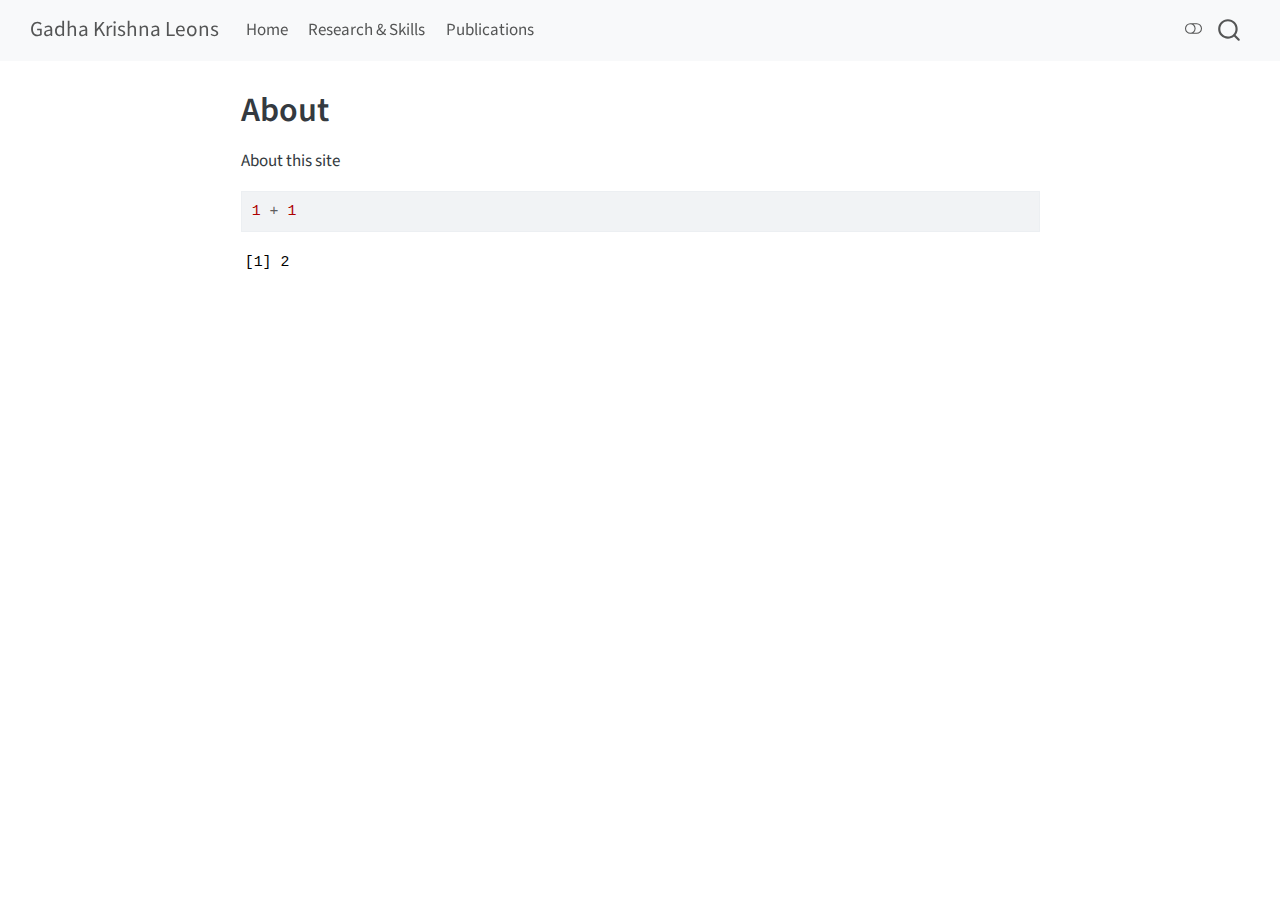
<file: about.html>
<!DOCTYPE html>
<html xmlns="http://www.w3.org/1999/xhtml" lang="en" xml:lang="en"><head>

<meta charset="utf-8">
<meta name="generator" content="quarto-1.6.42">

<meta name="viewport" content="width=device-width, initial-scale=1.0, user-scalable=yes">


<title>About – Gadha Krishna Leons</title>
<style>
code{white-space: pre-wrap;}
span.smallcaps{font-variant: small-caps;}
div.columns{display: flex; gap: min(4vw, 1.5em);}
div.column{flex: auto; overflow-x: auto;}
div.hanging-indent{margin-left: 1.5em; text-indent: -1.5em;}
ul.task-list{list-style: none;}
ul.task-list li input[type="checkbox"] {
  width: 0.8em;
  margin: 0 0.8em 0.2em -1em; /* quarto-specific, see https://github.com/quarto-dev/quarto-cli/issues/4556 */ 
  vertical-align: middle;
}
/* CSS for syntax highlighting */
pre > code.sourceCode { white-space: pre; position: relative; }
pre > code.sourceCode > span { line-height: 1.25; }
pre > code.sourceCode > span:empty { height: 1.2em; }
.sourceCode { overflow: visible; }
code.sourceCode > span { color: inherit; text-decoration: inherit; }
div.sourceCode { margin: 1em 0; }
pre.sourceCode { margin: 0; }
@media screen {
div.sourceCode { overflow: auto; }
}
@media print {
pre > code.sourceCode { white-space: pre-wrap; }
pre > code.sourceCode > span { display: inline-block; text-indent: -5em; padding-left: 5em; }
}
pre.numberSource code
  { counter-reset: source-line 0; }
pre.numberSource code > span
  { position: relative; left: -4em; counter-increment: source-line; }
pre.numberSource code > span > a:first-child::before
  { content: counter(source-line);
    position: relative; left: -1em; text-align: right; vertical-align: baseline;
    border: none; display: inline-block;
    -webkit-touch-callout: none; -webkit-user-select: none;
    -khtml-user-select: none; -moz-user-select: none;
    -ms-user-select: none; user-select: none;
    padding: 0 4px; width: 4em;
  }
pre.numberSource { margin-left: 3em;  padding-left: 4px; }
div.sourceCode
  {   }
@media screen {
pre > code.sourceCode > span > a:first-child::before { text-decoration: underline; }
}
</style>


<script src="site_libs/quarto-nav/quarto-nav.js"></script>
<script src="site_libs/quarto-nav/headroom.min.js"></script>
<script src="site_libs/clipboard/clipboard.min.js"></script>
<script src="site_libs/quarto-search/autocomplete.umd.js"></script>
<script src="site_libs/quarto-search/fuse.min.js"></script>
<script src="site_libs/quarto-search/quarto-search.js"></script>
<meta name="quarto:offset" content="./">
<script src="site_libs/quarto-html/quarto.js"></script>
<script src="site_libs/quarto-html/popper.min.js"></script>
<script src="site_libs/quarto-html/tippy.umd.min.js"></script>
<script src="site_libs/quarto-html/anchor.min.js"></script>
<link href="site_libs/quarto-html/tippy.css" rel="stylesheet">
<link href="site_libs/quarto-html/quarto-syntax-highlighting-2f5df379a58b258e96c21c0638c20c03.css" rel="stylesheet" class="quarto-color-scheme" id="quarto-text-highlighting-styles">
<link href="site_libs/quarto-html/quarto-syntax-highlighting-dark-b53751a350365c71b6c909e95f209ed1.css" rel="prefetch" class="quarto-color-scheme quarto-color-alternate" id="quarto-text-highlighting-styles">
<script src="site_libs/bootstrap/bootstrap.min.js"></script>
<link href="site_libs/bootstrap/bootstrap-icons.css" rel="stylesheet">
<link href="site_libs/bootstrap/bootstrap-ddd961a2510921635943dfbbd19534c4.min.css" rel="stylesheet" append-hash="true" class="quarto-color-scheme" id="quarto-bootstrap" data-mode="light">
<link href="site_libs/bootstrap/bootstrap-dark-e1a95413ce7875775f0026b5519a171c.min.css" rel="prefetch" append-hash="true" class="quarto-color-scheme quarto-color-alternate" id="quarto-bootstrap" data-mode="dark">
<script id="quarto-search-options" type="application/json">{
  "location": "navbar",
  "copy-button": false,
  "collapse-after": 3,
  "panel-placement": "end",
  "type": "overlay",
  "limit": 50,
  "keyboard-shortcut": [
    "f",
    "/",
    "s"
  ],
  "show-item-context": false,
  "language": {
    "search-no-results-text": "No results",
    "search-matching-documents-text": "matching documents",
    "search-copy-link-title": "Copy link to search",
    "search-hide-matches-text": "Hide additional matches",
    "search-more-match-text": "more match in this document",
    "search-more-matches-text": "more matches in this document",
    "search-clear-button-title": "Clear",
    "search-text-placeholder": "",
    "search-detached-cancel-button-title": "Cancel",
    "search-submit-button-title": "Submit",
    "search-label": "Search"
  }
}</script>


<link rel="stylesheet" href="styles.css">
</head>

<body class="nav-fixed fullcontent">

<div id="quarto-search-results"></div>
  <header id="quarto-header" class="headroom fixed-top">
    <nav class="navbar navbar-expand-lg " data-bs-theme="dark">
      <div class="navbar-container container-fluid">
      <div class="navbar-brand-container mx-auto">
    <a class="navbar-brand" href="./index.html">
    <span class="navbar-title">Gadha Krishna Leons</span>
    </a>
  </div>
            <div id="quarto-search" class="" title="Search"></div>
          <button class="navbar-toggler" type="button" data-bs-toggle="collapse" data-bs-target="#navbarCollapse" aria-controls="navbarCollapse" role="menu" aria-expanded="false" aria-label="Toggle navigation" onclick="if (window.quartoToggleHeadroom) { window.quartoToggleHeadroom(); }">
  <span class="navbar-toggler-icon"></span>
</button>
          <div class="collapse navbar-collapse" id="navbarCollapse">
            <ul class="navbar-nav navbar-nav-scroll me-auto">
  <li class="nav-item">
    <a class="nav-link" href="./index.html"> 
<span class="menu-text">Home</span></a>
  </li>  
  <li class="nav-item">
    <a class="nav-link" href="./research.html"> 
<span class="menu-text">Research &amp; Skills</span></a>
  </li>  
  <li class="nav-item">
    <a class="nav-link" href="./publications.html"> 
<span class="menu-text">Publications</span></a>
  </li>  
</ul>
          </div> <!-- /navcollapse -->
            <div class="quarto-navbar-tools">
  <a href="" class="quarto-color-scheme-toggle quarto-navigation-tool  px-1" onclick="window.quartoToggleColorScheme(); return false;" title="Toggle dark mode"><i class="bi"></i></a>
</div>
      </div> <!-- /container-fluid -->
    </nav>
</header>
<!-- content -->
<div id="quarto-content" class="quarto-container page-columns page-rows-contents page-layout-article page-navbar">
<!-- sidebar -->
<!-- margin-sidebar -->
    
<!-- main -->
<main class="content" id="quarto-document-content">

<header id="title-block-header" class="quarto-title-block default">
<div class="quarto-title">
<h1 class="title">About</h1>
</div>



<div class="quarto-title-meta">

    
  
    
  </div>
  


</header>


<p>About this site</p>
<div class="cell">
<div class="sourceCode cell-code" id="cb1"><pre class="sourceCode r code-with-copy"><code class="sourceCode r"><span id="cb1-1"><a href="#cb1-1" aria-hidden="true" tabindex="-1"></a><span class="dv">1</span> <span class="sc">+</span> <span class="dv">1</span></span></code><button title="Copy to Clipboard" class="code-copy-button"><i class="bi"></i></button></pre></div>
<div class="cell-output cell-output-stdout">
<pre><code>[1] 2</code></pre>
</div>
</div>



</main> <!-- /main -->
<script id="quarto-html-after-body" type="application/javascript">
window.document.addEventListener("DOMContentLoaded", function (event) {
  const toggleBodyColorMode = (bsSheetEl) => {
    const mode = bsSheetEl.getAttribute("data-mode");
    const bodyEl = window.document.querySelector("body");
    if (mode === "dark") {
      bodyEl.classList.add("quarto-dark");
      bodyEl.classList.remove("quarto-light");
    } else {
      bodyEl.classList.add("quarto-light");
      bodyEl.classList.remove("quarto-dark");
    }
  }
  const toggleBodyColorPrimary = () => {
    const bsSheetEl = window.document.querySelector("link#quarto-bootstrap");
    if (bsSheetEl) {
      toggleBodyColorMode(bsSheetEl);
    }
  }
  toggleBodyColorPrimary();  
  const disableStylesheet = (stylesheets) => {
    for (let i=0; i < stylesheets.length; i++) {
      const stylesheet = stylesheets[i];
      stylesheet.rel = 'prefetch';
    }
  }
  const enableStylesheet = (stylesheets) => {
    for (let i=0; i < stylesheets.length; i++) {
      const stylesheet = stylesheets[i];
      stylesheet.rel = 'stylesheet';
    }
  }
  const manageTransitions = (selector, allowTransitions) => {
    const els = window.document.querySelectorAll(selector);
    for (let i=0; i < els.length; i++) {
      const el = els[i];
      if (allowTransitions) {
        el.classList.remove('notransition');
      } else {
        el.classList.add('notransition');
      }
    }
  }
  const toggleGiscusIfUsed = (isAlternate, darkModeDefault) => {
    const baseTheme = document.querySelector('#giscus-base-theme')?.value ?? 'light';
    const alternateTheme = document.querySelector('#giscus-alt-theme')?.value ?? 'dark';
    let newTheme = '';
    if(darkModeDefault) {
      newTheme = isAlternate ? baseTheme : alternateTheme;
    } else {
      newTheme = isAlternate ? alternateTheme : baseTheme;
    }
    const changeGiscusTheme = () => {
      // From: https://github.com/giscus/giscus/issues/336
      const sendMessage = (message) => {
        const iframe = document.querySelector('iframe.giscus-frame');
        if (!iframe) return;
        iframe.contentWindow.postMessage({ giscus: message }, 'https://giscus.app');
      }
      sendMessage({
        setConfig: {
          theme: newTheme
        }
      });
    }
    const isGiscussLoaded = window.document.querySelector('iframe.giscus-frame') !== null;
    if (isGiscussLoaded) {
      changeGiscusTheme();
    }
  }
  const toggleColorMode = (alternate) => {
    // Switch the stylesheets
    const alternateStylesheets = window.document.querySelectorAll('link.quarto-color-scheme.quarto-color-alternate');
    manageTransitions('#quarto-margin-sidebar .nav-link', false);
    if (alternate) {
      enableStylesheet(alternateStylesheets);
      for (const sheetNode of alternateStylesheets) {
        if (sheetNode.id === "quarto-bootstrap") {
          toggleBodyColorMode(sheetNode);
        }
      }
    } else {
      disableStylesheet(alternateStylesheets);
      toggleBodyColorPrimary();
    }
    manageTransitions('#quarto-margin-sidebar .nav-link', true);
    // Switch the toggles
    const toggles = window.document.querySelectorAll('.quarto-color-scheme-toggle');
    for (let i=0; i < toggles.length; i++) {
      const toggle = toggles[i];
      if (toggle) {
        if (alternate) {
          toggle.classList.add("alternate");     
        } else {
          toggle.classList.remove("alternate");
        }
      }
    }
    // Hack to workaround the fact that safari doesn't
    // properly recolor the scrollbar when toggling (#1455)
    if (navigator.userAgent.indexOf('Safari') > 0 && navigator.userAgent.indexOf('Chrome') == -1) {
      manageTransitions("body", false);
      window.scrollTo(0, 1);
      setTimeout(() => {
        window.scrollTo(0, 0);
        manageTransitions("body", true);
      }, 40);  
    }
  }
  const isFileUrl = () => { 
    return window.location.protocol === 'file:';
  }
  const hasAlternateSentinel = () => {  
    let styleSentinel = getColorSchemeSentinel();
    if (styleSentinel !== null) {
      return styleSentinel === "alternate";
    } else {
      return false;
    }
  }
  const setStyleSentinel = (alternate) => {
    const value = alternate ? "alternate" : "default";
    if (!isFileUrl()) {
      window.localStorage.setItem("quarto-color-scheme", value);
    } else {
      localAlternateSentinel = value;
    }
  }
  const getColorSchemeSentinel = () => {
    if (!isFileUrl()) {
      const storageValue = window.localStorage.getItem("quarto-color-scheme");
      return storageValue != null ? storageValue : localAlternateSentinel;
    } else {
      return localAlternateSentinel;
    }
  }
  const darkModeDefault = false;
  let localAlternateSentinel = darkModeDefault ? 'alternate' : 'default';
  // Dark / light mode switch
  window.quartoToggleColorScheme = () => {
    // Read the current dark / light value 
    let toAlternate = !hasAlternateSentinel();
    toggleColorMode(toAlternate);
    setStyleSentinel(toAlternate);
    toggleGiscusIfUsed(toAlternate, darkModeDefault);
  };
  // Ensure there is a toggle, if there isn't float one in the top right
  if (window.document.querySelector('.quarto-color-scheme-toggle') === null) {
    const a = window.document.createElement('a');
    a.classList.add('top-right');
    a.classList.add('quarto-color-scheme-toggle');
    a.href = "";
    a.onclick = function() { try { window.quartoToggleColorScheme(); } catch {} return false; };
    const i = window.document.createElement("i");
    i.classList.add('bi');
    a.appendChild(i);
    window.document.body.appendChild(a);
  }
  // Switch to dark mode if need be
  if (hasAlternateSentinel()) {
    toggleColorMode(true);
  } else {
    toggleColorMode(false);
  }
  const icon = "";
  const anchorJS = new window.AnchorJS();
  anchorJS.options = {
    placement: 'right',
    icon: icon
  };
  anchorJS.add('.anchored');
  const isCodeAnnotation = (el) => {
    for (const clz of el.classList) {
      if (clz.startsWith('code-annotation-')) {                     
        return true;
      }
    }
    return false;
  }
  const onCopySuccess = function(e) {
    // button target
    const button = e.trigger;
    // don't keep focus
    button.blur();
    // flash "checked"
    button.classList.add('code-copy-button-checked');
    var currentTitle = button.getAttribute("title");
    button.setAttribute("title", "Copied!");
    let tooltip;
    if (window.bootstrap) {
      button.setAttribute("data-bs-toggle", "tooltip");
      button.setAttribute("data-bs-placement", "left");
      button.setAttribute("data-bs-title", "Copied!");
      tooltip = new bootstrap.Tooltip(button, 
        { trigger: "manual", 
          customClass: "code-copy-button-tooltip",
          offset: [0, -8]});
      tooltip.show();    
    }
    setTimeout(function() {
      if (tooltip) {
        tooltip.hide();
        button.removeAttribute("data-bs-title");
        button.removeAttribute("data-bs-toggle");
        button.removeAttribute("data-bs-placement");
      }
      button.setAttribute("title", currentTitle);
      button.classList.remove('code-copy-button-checked');
    }, 1000);
    // clear code selection
    e.clearSelection();
  }
  const getTextToCopy = function(trigger) {
      const codeEl = trigger.previousElementSibling.cloneNode(true);
      for (const childEl of codeEl.children) {
        if (isCodeAnnotation(childEl)) {
          childEl.remove();
        }
      }
      return codeEl.innerText;
  }
  const clipboard = new window.ClipboardJS('.code-copy-button:not([data-in-quarto-modal])', {
    text: getTextToCopy
  });
  clipboard.on('success', onCopySuccess);
  if (window.document.getElementById('quarto-embedded-source-code-modal')) {
    const clipboardModal = new window.ClipboardJS('.code-copy-button[data-in-quarto-modal]', {
      text: getTextToCopy,
      container: window.document.getElementById('quarto-embedded-source-code-modal')
    });
    clipboardModal.on('success', onCopySuccess);
  }
    var localhostRegex = new RegExp(/^(?:http|https):\/\/localhost\:?[0-9]*\//);
    var mailtoRegex = new RegExp(/^mailto:/);
      var filterRegex = new RegExp("https:\/\/GadhaK\.github\.io\/gadha_portfolio\/");
    var isInternal = (href) => {
        return filterRegex.test(href) || localhostRegex.test(href) || mailtoRegex.test(href);
    }
    // Inspect non-navigation links and adorn them if external
 	var links = window.document.querySelectorAll('a[href]:not(.nav-link):not(.navbar-brand):not(.toc-action):not(.sidebar-link):not(.sidebar-item-toggle):not(.pagination-link):not(.no-external):not([aria-hidden]):not(.dropdown-item):not(.quarto-navigation-tool):not(.about-link)');
    for (var i=0; i<links.length; i++) {
      const link = links[i];
      if (!isInternal(link.href)) {
        // undo the damage that might have been done by quarto-nav.js in the case of
        // links that we want to consider external
        if (link.dataset.originalHref !== undefined) {
          link.href = link.dataset.originalHref;
        }
      }
    }
  function tippyHover(el, contentFn, onTriggerFn, onUntriggerFn) {
    const config = {
      allowHTML: true,
      maxWidth: 500,
      delay: 100,
      arrow: false,
      appendTo: function(el) {
          return el.parentElement;
      },
      interactive: true,
      interactiveBorder: 10,
      theme: 'quarto',
      placement: 'bottom-start',
    };
    if (contentFn) {
      config.content = contentFn;
    }
    if (onTriggerFn) {
      config.onTrigger = onTriggerFn;
    }
    if (onUntriggerFn) {
      config.onUntrigger = onUntriggerFn;
    }
    window.tippy(el, config); 
  }
  const noterefs = window.document.querySelectorAll('a[role="doc-noteref"]');
  for (var i=0; i<noterefs.length; i++) {
    const ref = noterefs[i];
    tippyHover(ref, function() {
      // use id or data attribute instead here
      let href = ref.getAttribute('data-footnote-href') || ref.getAttribute('href');
      try { href = new URL(href).hash; } catch {}
      const id = href.replace(/^#\/?/, "");
      const note = window.document.getElementById(id);
      if (note) {
        return note.innerHTML;
      } else {
        return "";
      }
    });
  }
  const xrefs = window.document.querySelectorAll('a.quarto-xref');
  const processXRef = (id, note) => {
    // Strip column container classes
    const stripColumnClz = (el) => {
      el.classList.remove("page-full", "page-columns");
      if (el.children) {
        for (const child of el.children) {
          stripColumnClz(child);
        }
      }
    }
    stripColumnClz(note)
    if (id === null || id.startsWith('sec-')) {
      // Special case sections, only their first couple elements
      const container = document.createElement("div");
      if (note.children && note.children.length > 2) {
        container.appendChild(note.children[0].cloneNode(true));
        for (let i = 1; i < note.children.length; i++) {
          const child = note.children[i];
          if (child.tagName === "P" && child.innerText === "") {
            continue;
          } else {
            container.appendChild(child.cloneNode(true));
            break;
          }
        }
        if (window.Quarto?.typesetMath) {
          window.Quarto.typesetMath(container);
        }
        return container.innerHTML
      } else {
        if (window.Quarto?.typesetMath) {
          window.Quarto.typesetMath(note);
        }
        return note.innerHTML;
      }
    } else {
      // Remove any anchor links if they are present
      const anchorLink = note.querySelector('a.anchorjs-link');
      if (anchorLink) {
        anchorLink.remove();
      }
      if (window.Quarto?.typesetMath) {
        window.Quarto.typesetMath(note);
      }
      if (note.classList.contains("callout")) {
        return note.outerHTML;
      } else {
        return note.innerHTML;
      }
    }
  }
  for (var i=0; i<xrefs.length; i++) {
    const xref = xrefs[i];
    tippyHover(xref, undefined, function(instance) {
      instance.disable();
      let url = xref.getAttribute('href');
      let hash = undefined; 
      if (url.startsWith('#')) {
        hash = url;
      } else {
        try { hash = new URL(url).hash; } catch {}
      }
      if (hash) {
        const id = hash.replace(/^#\/?/, "");
        const note = window.document.getElementById(id);
        if (note !== null) {
          try {
            const html = processXRef(id, note.cloneNode(true));
            instance.setContent(html);
          } finally {
            instance.enable();
            instance.show();
          }
        } else {
          // See if we can fetch this
          fetch(url.split('#')[0])
          .then(res => res.text())
          .then(html => {
            const parser = new DOMParser();
            const htmlDoc = parser.parseFromString(html, "text/html");
            const note = htmlDoc.getElementById(id);
            if (note !== null) {
              const html = processXRef(id, note);
              instance.setContent(html);
            } 
          }).finally(() => {
            instance.enable();
            instance.show();
          });
        }
      } else {
        // See if we can fetch a full url (with no hash to target)
        // This is a special case and we should probably do some content thinning / targeting
        fetch(url)
        .then(res => res.text())
        .then(html => {
          const parser = new DOMParser();
          const htmlDoc = parser.parseFromString(html, "text/html");
          const note = htmlDoc.querySelector('main.content');
          if (note !== null) {
            // This should only happen for chapter cross references
            // (since there is no id in the URL)
            // remove the first header
            if (note.children.length > 0 && note.children[0].tagName === "HEADER") {
              note.children[0].remove();
            }
            const html = processXRef(null, note);
            instance.setContent(html);
          } 
        }).finally(() => {
          instance.enable();
          instance.show();
        });
      }
    }, function(instance) {
    });
  }
      let selectedAnnoteEl;
      const selectorForAnnotation = ( cell, annotation) => {
        let cellAttr = 'data-code-cell="' + cell + '"';
        let lineAttr = 'data-code-annotation="' +  annotation + '"';
        const selector = 'span[' + cellAttr + '][' + lineAttr + ']';
        return selector;
      }
      const selectCodeLines = (annoteEl) => {
        const doc = window.document;
        const targetCell = annoteEl.getAttribute("data-target-cell");
        const targetAnnotation = annoteEl.getAttribute("data-target-annotation");
        const annoteSpan = window.document.querySelector(selectorForAnnotation(targetCell, targetAnnotation));
        const lines = annoteSpan.getAttribute("data-code-lines").split(",");
        const lineIds = lines.map((line) => {
          return targetCell + "-" + line;
        })
        let top = null;
        let height = null;
        let parent = null;
        if (lineIds.length > 0) {
            //compute the position of the single el (top and bottom and make a div)
            const el = window.document.getElementById(lineIds[0]);
            top = el.offsetTop;
            height = el.offsetHeight;
            parent = el.parentElement.parentElement;
          if (lineIds.length > 1) {
            const lastEl = window.document.getElementById(lineIds[lineIds.length - 1]);
            const bottom = lastEl.offsetTop + lastEl.offsetHeight;
            height = bottom - top;
          }
          if (top !== null && height !== null && parent !== null) {
            // cook up a div (if necessary) and position it 
            let div = window.document.getElementById("code-annotation-line-highlight");
            if (div === null) {
              div = window.document.createElement("div");
              div.setAttribute("id", "code-annotation-line-highlight");
              div.style.position = 'absolute';
              parent.appendChild(div);
            }
            div.style.top = top - 2 + "px";
            div.style.height = height + 4 + "px";
            div.style.left = 0;
            let gutterDiv = window.document.getElementById("code-annotation-line-highlight-gutter");
            if (gutterDiv === null) {
              gutterDiv = window.document.createElement("div");
              gutterDiv.setAttribute("id", "code-annotation-line-highlight-gutter");
              gutterDiv.style.position = 'absolute';
              const codeCell = window.document.getElementById(targetCell);
              const gutter = codeCell.querySelector('.code-annotation-gutter');
              gutter.appendChild(gutterDiv);
            }
            gutterDiv.style.top = top - 2 + "px";
            gutterDiv.style.height = height + 4 + "px";
          }
          selectedAnnoteEl = annoteEl;
        }
      };
      const unselectCodeLines = () => {
        const elementsIds = ["code-annotation-line-highlight", "code-annotation-line-highlight-gutter"];
        elementsIds.forEach((elId) => {
          const div = window.document.getElementById(elId);
          if (div) {
            div.remove();
          }
        });
        selectedAnnoteEl = undefined;
      };
        // Handle positioning of the toggle
    window.addEventListener(
      "resize",
      throttle(() => {
        elRect = undefined;
        if (selectedAnnoteEl) {
          selectCodeLines(selectedAnnoteEl);
        }
      }, 10)
    );
    function throttle(fn, ms) {
    let throttle = false;
    let timer;
      return (...args) => {
        if(!throttle) { // first call gets through
            fn.apply(this, args);
            throttle = true;
        } else { // all the others get throttled
            if(timer) clearTimeout(timer); // cancel #2
            timer = setTimeout(() => {
              fn.apply(this, args);
              timer = throttle = false;
            }, ms);
        }
      };
    }
      // Attach click handler to the DT
      const annoteDls = window.document.querySelectorAll('dt[data-target-cell]');
      for (const annoteDlNode of annoteDls) {
        annoteDlNode.addEventListener('click', (event) => {
          const clickedEl = event.target;
          if (clickedEl !== selectedAnnoteEl) {
            unselectCodeLines();
            const activeEl = window.document.querySelector('dt[data-target-cell].code-annotation-active');
            if (activeEl) {
              activeEl.classList.remove('code-annotation-active');
            }
            selectCodeLines(clickedEl);
            clickedEl.classList.add('code-annotation-active');
          } else {
            // Unselect the line
            unselectCodeLines();
            clickedEl.classList.remove('code-annotation-active');
          }
        });
      }
  const findCites = (el) => {
    const parentEl = el.parentElement;
    if (parentEl) {
      const cites = parentEl.dataset.cites;
      if (cites) {
        return {
          el,
          cites: cites.split(' ')
        };
      } else {
        return findCites(el.parentElement)
      }
    } else {
      return undefined;
    }
  };
  var bibliorefs = window.document.querySelectorAll('a[role="doc-biblioref"]');
  for (var i=0; i<bibliorefs.length; i++) {
    const ref = bibliorefs[i];
    const citeInfo = findCites(ref);
    if (citeInfo) {
      tippyHover(citeInfo.el, function() {
        var popup = window.document.createElement('div');
        citeInfo.cites.forEach(function(cite) {
          var citeDiv = window.document.createElement('div');
          citeDiv.classList.add('hanging-indent');
          citeDiv.classList.add('csl-entry');
          var biblioDiv = window.document.getElementById('ref-' + cite);
          if (biblioDiv) {
            citeDiv.innerHTML = biblioDiv.innerHTML;
          }
          popup.appendChild(citeDiv);
        });
        return popup.innerHTML;
      });
    }
  }
});
</script>
</div> <!-- /content -->




</body></html>
</file>
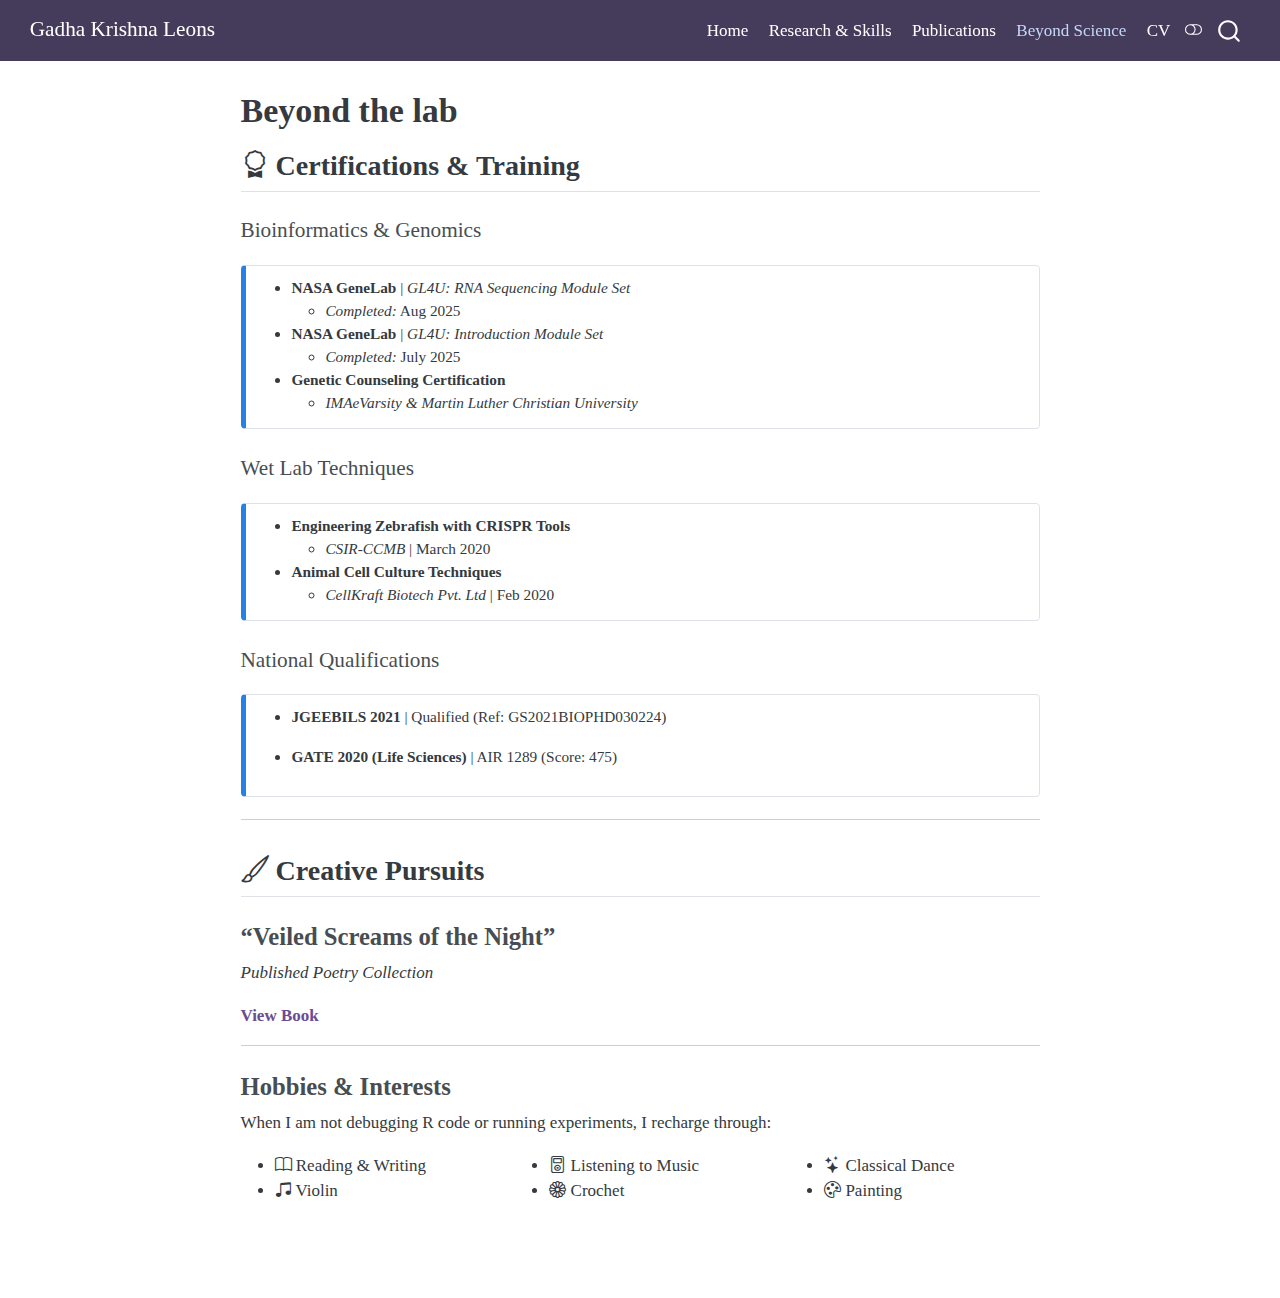
<file: extracurricular.html>
<!DOCTYPE html>
<html xmlns="http://www.w3.org/1999/xhtml" lang="en" xml:lang="en"><head>

<meta charset="utf-8">
<meta name="generator" content="quarto-1.6.42">

<meta name="viewport" content="width=device-width, initial-scale=1.0, user-scalable=yes">


<title>Beyond the lab – Gadha Krishna Leons</title>
<style>
code{white-space: pre-wrap;}
span.smallcaps{font-variant: small-caps;}
div.columns{display: flex; gap: min(4vw, 1.5em);}
div.column{flex: auto; overflow-x: auto;}
div.hanging-indent{margin-left: 1.5em; text-indent: -1.5em;}
ul.task-list{list-style: none;}
ul.task-list li input[type="checkbox"] {
  width: 0.8em;
  margin: 0 0.8em 0.2em -1em; /* quarto-specific, see https://github.com/quarto-dev/quarto-cli/issues/4556 */ 
  vertical-align: middle;
}
</style>


<script src="site_libs/quarto-nav/quarto-nav.js"></script>
<script src="site_libs/quarto-nav/headroom.min.js"></script>
<script src="site_libs/clipboard/clipboard.min.js"></script>
<script src="site_libs/quarto-search/autocomplete.umd.js"></script>
<script src="site_libs/quarto-search/fuse.min.js"></script>
<script src="site_libs/quarto-search/quarto-search.js"></script>
<meta name="quarto:offset" content="./">
<script src="site_libs/quarto-html/quarto.js"></script>
<script src="site_libs/quarto-html/popper.min.js"></script>
<script src="site_libs/quarto-html/tippy.umd.min.js"></script>
<script src="site_libs/quarto-html/anchor.min.js"></script>
<link href="site_libs/quarto-html/tippy.css" rel="stylesheet">
<link href="site_libs/quarto-html/quarto-syntax-highlighting-2f5df379a58b258e96c21c0638c20c03.css" rel="stylesheet" class="quarto-color-scheme" id="quarto-text-highlighting-styles">
<link href="site_libs/quarto-html/quarto-syntax-highlighting-dark-b53751a350365c71b6c909e95f209ed1.css" rel="prefetch" class="quarto-color-scheme quarto-color-alternate" id="quarto-text-highlighting-styles">
<script src="site_libs/bootstrap/bootstrap.min.js"></script>
<link href="site_libs/bootstrap/bootstrap-icons.css" rel="stylesheet">
<link href="site_libs/bootstrap/bootstrap-1e4edef892449dc029720d6620724f97.min.css" rel="stylesheet" append-hash="true" class="quarto-color-scheme" id="quarto-bootstrap" data-mode="light">
<link href="site_libs/bootstrap/bootstrap-dark-8c7e89bd4baaa011ddb6ead6051b757b.min.css" rel="prefetch" append-hash="true" class="quarto-color-scheme quarto-color-alternate" id="quarto-bootstrap" data-mode="dark">
<script id="quarto-search-options" type="application/json">{
  "location": "navbar",
  "copy-button": false,
  "collapse-after": 3,
  "panel-placement": "end",
  "type": "overlay",
  "limit": 50,
  "keyboard-shortcut": [
    "f",
    "/",
    "s"
  ],
  "show-item-context": false,
  "language": {
    "search-no-results-text": "No results",
    "search-matching-documents-text": "matching documents",
    "search-copy-link-title": "Copy link to search",
    "search-hide-matches-text": "Hide additional matches",
    "search-more-match-text": "more match in this document",
    "search-more-matches-text": "more matches in this document",
    "search-clear-button-title": "Clear",
    "search-text-placeholder": "",
    "search-detached-cancel-button-title": "Cancel",
    "search-submit-button-title": "Submit",
    "search-label": "Search"
  }
}</script>


<link rel="stylesheet" href="styles.css">
</head>

<body class="nav-fixed fullcontent">

<div id="quarto-search-results"></div>
  <header id="quarto-header" class="headroom fixed-top">
    <nav class="navbar navbar-expand-lg " data-bs-theme="dark">
      <div class="navbar-container container-fluid">
      <div class="navbar-brand-container mx-auto">
    <a class="navbar-brand" href="./index.html">
    <span class="navbar-title">Gadha Krishna Leons</span>
    </a>
  </div>
            <div id="quarto-search" class="" title="Search"></div>
          <button class="navbar-toggler" type="button" data-bs-toggle="collapse" data-bs-target="#navbarCollapse" aria-controls="navbarCollapse" role="menu" aria-expanded="false" aria-label="Toggle navigation" onclick="if (window.quartoToggleHeadroom) { window.quartoToggleHeadroom(); }">
  <span class="navbar-toggler-icon"></span>
</button>
          <div class="collapse navbar-collapse" id="navbarCollapse">
            <ul class="navbar-nav navbar-nav-scroll ms-auto">
  <li class="nav-item">
    <a class="nav-link" href="./index.html"> 
<span class="menu-text">Home</span></a>
  </li>  
  <li class="nav-item">
    <a class="nav-link" href="./research.html"> 
<span class="menu-text">Research &amp; Skills</span></a>
  </li>  
  <li class="nav-item">
    <a class="nav-link" href="./publications.html"> 
<span class="menu-text">Publications</span></a>
  </li>  
  <li class="nav-item">
    <a class="nav-link active" href="./extracurricular.html" aria-current="page"> 
<span class="menu-text">Beyond Science</span></a>
  </li>  
  <li class="nav-item">
    <a class="nav-link" href="./cv.pdf"> 
<span class="menu-text">CV</span></a>
  </li>  
</ul>
          </div> <!-- /navcollapse -->
            <div class="quarto-navbar-tools">
  <a href="" class="quarto-color-scheme-toggle quarto-navigation-tool  px-1" onclick="window.quartoToggleColorScheme(); return false;" title="Toggle dark mode"><i class="bi"></i></a>
</div>
      </div> <!-- /container-fluid -->
    </nav>
</header>
<!-- content -->
<div id="quarto-content" class="quarto-container page-columns page-rows-contents page-layout-article page-navbar">
<!-- sidebar -->
<!-- margin-sidebar -->
    
<!-- main -->
<main class="content" id="quarto-document-content">

<header id="title-block-header" class="quarto-title-block default">
<div class="quarto-title">
<h1 class="title">Beyond the lab</h1>
</div>



<div class="quarto-title-meta">

    
  
    
  </div>
  


</header>


<section id="certifications-training" class="level2">
<h2 class="anchored" data-anchor-id="certifications-training"><i class="bi bi-award"></i> Certifications &amp; Training</h2>
<section id="bioinformatics-genomics" class="level4">
<h4 class="anchored" data-anchor-id="bioinformatics-genomics">Bioinformatics &amp; Genomics</h4>
<div class="callout callout-style-simple callout-note no-icon">
<div class="callout-body d-flex">
<div class="callout-icon-container">
<i class="callout-icon no-icon"></i>
</div>
<div class="callout-body-container">
<ul>
<li><strong>NASA GeneLab</strong> | <em>GL4U: RNA Sequencing Module Set</em>
<ul>
<li><em>Completed:</em> Aug 2025</li>
</ul></li>
<li><strong>NASA GeneLab</strong> | <em>GL4U: Introduction Module Set</em>
<ul>
<li><em>Completed:</em> July 2025</li>
</ul></li>
<li><strong>Genetic Counseling Certification</strong>
<ul>
<li><em>IMAeVarsity &amp; Martin Luther Christian University</em></li>
</ul></li>
</ul>
</div>
</div>
</div>
</section>
<section id="wet-lab-techniques" class="level4">
<h4 class="anchored" data-anchor-id="wet-lab-techniques">Wet Lab Techniques</h4>
<div class="callout callout-style-simple callout-note no-icon">
<div class="callout-body d-flex">
<div class="callout-icon-container">
<i class="callout-icon no-icon"></i>
</div>
<div class="callout-body-container">
<ul>
<li><strong>Engineering Zebrafish with CRISPR Tools</strong>
<ul>
<li><em>CSIR-CCMB</em> | March 2020</li>
</ul></li>
<li><strong>Animal Cell Culture Techniques</strong>
<ul>
<li><em>CellKraft Biotech Pvt. Ltd</em> | Feb 2020</li>
</ul></li>
</ul>
</div>
</div>
</div>
</section>
<section id="national-qualifications" class="level4">
<h4 class="anchored" data-anchor-id="national-qualifications">National Qualifications</h4>
<div class="callout callout-style-simple callout-note no-icon">
<div class="callout-body d-flex">
<div class="callout-icon-container">
<i class="callout-icon no-icon"></i>
</div>
<div class="callout-body-container">
<ul>
<li><p><strong>JGEEBILS 2021</strong> | Qualified (Ref: GS2021BIOPHD030224)</p></li>
<li><p><strong>GATE 2020 (Life Sciences)</strong> | AIR 1289 (Score: 475)</p></li>
</ul>
</div>
</div>
</div>
<hr>
</section>
</section>
<section id="creative-pursuits" class="level2">
<h2 class="anchored" data-anchor-id="creative-pursuits"><i class="bi bi-brush"></i> Creative Pursuits</h2>
<section id="veiled-screams-of-the-night" class="level3">
<h3 class="anchored" data-anchor-id="veiled-screams-of-the-night">“Veiled Screams of the Night”</h3>
<p><em>Published Poetry Collection</em></p>
<p><a href="https://www.amazon.in/VEILED-SCREAMS-NIGHT-Gadha/dp/1005519978" target="_blank" style="text-decoration: none; font-weight: bold; color: #6a4c93;">View Book</a></p>
<hr>
</section>
<section id="hobbies-interests" class="level3">
<h3 class="anchored" data-anchor-id="hobbies-interests">Hobbies &amp; Interests</h3>
<p>When I am not debugging R code or running experiments, I recharge through:</p>
<div class="grid">
<div class="g-col-6 g-col-md-4">
<ul>
<li><i class="bi bi-book"></i> Reading &amp; Writing</li>
<li><i class="bi bi-music-note-beamed"></i> Violin</li>
</ul>
</div>
<div class="g-col-6 g-col-md-4">
<ul>
<li><i class="bi bi-music-player"></i> Listening to Music</li>
<li><i class="bi bi-flower1"></i> Crochet</li>
</ul>
</div>
<div class="g-col-6 g-col-md-4">
<ul>
<li><i class="bi bi-stars"></i> Classical Dance</li>
<li><i class="bi bi-palette"></i> Painting</li>
</ul>
</div>
</div>


</section>
</section>

</main> <!-- /main -->
<script id="quarto-html-after-body" type="application/javascript">
window.document.addEventListener("DOMContentLoaded", function (event) {
  const toggleBodyColorMode = (bsSheetEl) => {
    const mode = bsSheetEl.getAttribute("data-mode");
    const bodyEl = window.document.querySelector("body");
    if (mode === "dark") {
      bodyEl.classList.add("quarto-dark");
      bodyEl.classList.remove("quarto-light");
    } else {
      bodyEl.classList.add("quarto-light");
      bodyEl.classList.remove("quarto-dark");
    }
  }
  const toggleBodyColorPrimary = () => {
    const bsSheetEl = window.document.querySelector("link#quarto-bootstrap");
    if (bsSheetEl) {
      toggleBodyColorMode(bsSheetEl);
    }
  }
  toggleBodyColorPrimary();  
  const disableStylesheet = (stylesheets) => {
    for (let i=0; i < stylesheets.length; i++) {
      const stylesheet = stylesheets[i];
      stylesheet.rel = 'prefetch';
    }
  }
  const enableStylesheet = (stylesheets) => {
    for (let i=0; i < stylesheets.length; i++) {
      const stylesheet = stylesheets[i];
      stylesheet.rel = 'stylesheet';
    }
  }
  const manageTransitions = (selector, allowTransitions) => {
    const els = window.document.querySelectorAll(selector);
    for (let i=0; i < els.length; i++) {
      const el = els[i];
      if (allowTransitions) {
        el.classList.remove('notransition');
      } else {
        el.classList.add('notransition');
      }
    }
  }
  const toggleGiscusIfUsed = (isAlternate, darkModeDefault) => {
    const baseTheme = document.querySelector('#giscus-base-theme')?.value ?? 'light';
    const alternateTheme = document.querySelector('#giscus-alt-theme')?.value ?? 'dark';
    let newTheme = '';
    if(darkModeDefault) {
      newTheme = isAlternate ? baseTheme : alternateTheme;
    } else {
      newTheme = isAlternate ? alternateTheme : baseTheme;
    }
    const changeGiscusTheme = () => {
      // From: https://github.com/giscus/giscus/issues/336
      const sendMessage = (message) => {
        const iframe = document.querySelector('iframe.giscus-frame');
        if (!iframe) return;
        iframe.contentWindow.postMessage({ giscus: message }, 'https://giscus.app');
      }
      sendMessage({
        setConfig: {
          theme: newTheme
        }
      });
    }
    const isGiscussLoaded = window.document.querySelector('iframe.giscus-frame') !== null;
    if (isGiscussLoaded) {
      changeGiscusTheme();
    }
  }
  const toggleColorMode = (alternate) => {
    // Switch the stylesheets
    const alternateStylesheets = window.document.querySelectorAll('link.quarto-color-scheme.quarto-color-alternate');
    manageTransitions('#quarto-margin-sidebar .nav-link', false);
    if (alternate) {
      enableStylesheet(alternateStylesheets);
      for (const sheetNode of alternateStylesheets) {
        if (sheetNode.id === "quarto-bootstrap") {
          toggleBodyColorMode(sheetNode);
        }
      }
    } else {
      disableStylesheet(alternateStylesheets);
      toggleBodyColorPrimary();
    }
    manageTransitions('#quarto-margin-sidebar .nav-link', true);
    // Switch the toggles
    const toggles = window.document.querySelectorAll('.quarto-color-scheme-toggle');
    for (let i=0; i < toggles.length; i++) {
      const toggle = toggles[i];
      if (toggle) {
        if (alternate) {
          toggle.classList.add("alternate");     
        } else {
          toggle.classList.remove("alternate");
        }
      }
    }
    // Hack to workaround the fact that safari doesn't
    // properly recolor the scrollbar when toggling (#1455)
    if (navigator.userAgent.indexOf('Safari') > 0 && navigator.userAgent.indexOf('Chrome') == -1) {
      manageTransitions("body", false);
      window.scrollTo(0, 1);
      setTimeout(() => {
        window.scrollTo(0, 0);
        manageTransitions("body", true);
      }, 40);  
    }
  }
  const isFileUrl = () => { 
    return window.location.protocol === 'file:';
  }
  const hasAlternateSentinel = () => {  
    let styleSentinel = getColorSchemeSentinel();
    if (styleSentinel !== null) {
      return styleSentinel === "alternate";
    } else {
      return false;
    }
  }
  const setStyleSentinel = (alternate) => {
    const value = alternate ? "alternate" : "default";
    if (!isFileUrl()) {
      window.localStorage.setItem("quarto-color-scheme", value);
    } else {
      localAlternateSentinel = value;
    }
  }
  const getColorSchemeSentinel = () => {
    if (!isFileUrl()) {
      const storageValue = window.localStorage.getItem("quarto-color-scheme");
      return storageValue != null ? storageValue : localAlternateSentinel;
    } else {
      return localAlternateSentinel;
    }
  }
  const darkModeDefault = false;
  let localAlternateSentinel = darkModeDefault ? 'alternate' : 'default';
  // Dark / light mode switch
  window.quartoToggleColorScheme = () => {
    // Read the current dark / light value 
    let toAlternate = !hasAlternateSentinel();
    toggleColorMode(toAlternate);
    setStyleSentinel(toAlternate);
    toggleGiscusIfUsed(toAlternate, darkModeDefault);
  };
  // Ensure there is a toggle, if there isn't float one in the top right
  if (window.document.querySelector('.quarto-color-scheme-toggle') === null) {
    const a = window.document.createElement('a');
    a.classList.add('top-right');
    a.classList.add('quarto-color-scheme-toggle');
    a.href = "";
    a.onclick = function() { try { window.quartoToggleColorScheme(); } catch {} return false; };
    const i = window.document.createElement("i");
    i.classList.add('bi');
    a.appendChild(i);
    window.document.body.appendChild(a);
  }
  // Switch to dark mode if need be
  if (hasAlternateSentinel()) {
    toggleColorMode(true);
  } else {
    toggleColorMode(false);
  }
  const icon = "";
  const anchorJS = new window.AnchorJS();
  anchorJS.options = {
    placement: 'right',
    icon: icon
  };
  anchorJS.add('.anchored');
  const isCodeAnnotation = (el) => {
    for (const clz of el.classList) {
      if (clz.startsWith('code-annotation-')) {                     
        return true;
      }
    }
    return false;
  }
  const onCopySuccess = function(e) {
    // button target
    const button = e.trigger;
    // don't keep focus
    button.blur();
    // flash "checked"
    button.classList.add('code-copy-button-checked');
    var currentTitle = button.getAttribute("title");
    button.setAttribute("title", "Copied!");
    let tooltip;
    if (window.bootstrap) {
      button.setAttribute("data-bs-toggle", "tooltip");
      button.setAttribute("data-bs-placement", "left");
      button.setAttribute("data-bs-title", "Copied!");
      tooltip = new bootstrap.Tooltip(button, 
        { trigger: "manual", 
          customClass: "code-copy-button-tooltip",
          offset: [0, -8]});
      tooltip.show();    
    }
    setTimeout(function() {
      if (tooltip) {
        tooltip.hide();
        button.removeAttribute("data-bs-title");
        button.removeAttribute("data-bs-toggle");
        button.removeAttribute("data-bs-placement");
      }
      button.setAttribute("title", currentTitle);
      button.classList.remove('code-copy-button-checked');
    }, 1000);
    // clear code selection
    e.clearSelection();
  }
  const getTextToCopy = function(trigger) {
      const codeEl = trigger.previousElementSibling.cloneNode(true);
      for (const childEl of codeEl.children) {
        if (isCodeAnnotation(childEl)) {
          childEl.remove();
        }
      }
      return codeEl.innerText;
  }
  const clipboard = new window.ClipboardJS('.code-copy-button:not([data-in-quarto-modal])', {
    text: getTextToCopy
  });
  clipboard.on('success', onCopySuccess);
  if (window.document.getElementById('quarto-embedded-source-code-modal')) {
    const clipboardModal = new window.ClipboardJS('.code-copy-button[data-in-quarto-modal]', {
      text: getTextToCopy,
      container: window.document.getElementById('quarto-embedded-source-code-modal')
    });
    clipboardModal.on('success', onCopySuccess);
  }
    var localhostRegex = new RegExp(/^(?:http|https):\/\/localhost\:?[0-9]*\//);
    var mailtoRegex = new RegExp(/^mailto:/);
      var filterRegex = new RegExp("https:\/\/gadhak\.github\.io\/gadha_portfolio\/");
    var isInternal = (href) => {
        return filterRegex.test(href) || localhostRegex.test(href) || mailtoRegex.test(href);
    }
    // Inspect non-navigation links and adorn them if external
 	var links = window.document.querySelectorAll('a[href]:not(.nav-link):not(.navbar-brand):not(.toc-action):not(.sidebar-link):not(.sidebar-item-toggle):not(.pagination-link):not(.no-external):not([aria-hidden]):not(.dropdown-item):not(.quarto-navigation-tool):not(.about-link)');
    for (var i=0; i<links.length; i++) {
      const link = links[i];
      if (!isInternal(link.href)) {
        // undo the damage that might have been done by quarto-nav.js in the case of
        // links that we want to consider external
        if (link.dataset.originalHref !== undefined) {
          link.href = link.dataset.originalHref;
        }
      }
    }
  function tippyHover(el, contentFn, onTriggerFn, onUntriggerFn) {
    const config = {
      allowHTML: true,
      maxWidth: 500,
      delay: 100,
      arrow: false,
      appendTo: function(el) {
          return el.parentElement;
      },
      interactive: true,
      interactiveBorder: 10,
      theme: 'quarto',
      placement: 'bottom-start',
    };
    if (contentFn) {
      config.content = contentFn;
    }
    if (onTriggerFn) {
      config.onTrigger = onTriggerFn;
    }
    if (onUntriggerFn) {
      config.onUntrigger = onUntriggerFn;
    }
    window.tippy(el, config); 
  }
  const noterefs = window.document.querySelectorAll('a[role="doc-noteref"]');
  for (var i=0; i<noterefs.length; i++) {
    const ref = noterefs[i];
    tippyHover(ref, function() {
      // use id or data attribute instead here
      let href = ref.getAttribute('data-footnote-href') || ref.getAttribute('href');
      try { href = new URL(href).hash; } catch {}
      const id = href.replace(/^#\/?/, "");
      const note = window.document.getElementById(id);
      if (note) {
        return note.innerHTML;
      } else {
        return "";
      }
    });
  }
  const xrefs = window.document.querySelectorAll('a.quarto-xref');
  const processXRef = (id, note) => {
    // Strip column container classes
    const stripColumnClz = (el) => {
      el.classList.remove("page-full", "page-columns");
      if (el.children) {
        for (const child of el.children) {
          stripColumnClz(child);
        }
      }
    }
    stripColumnClz(note)
    if (id === null || id.startsWith('sec-')) {
      // Special case sections, only their first couple elements
      const container = document.createElement("div");
      if (note.children && note.children.length > 2) {
        container.appendChild(note.children[0].cloneNode(true));
        for (let i = 1; i < note.children.length; i++) {
          const child = note.children[i];
          if (child.tagName === "P" && child.innerText === "") {
            continue;
          } else {
            container.appendChild(child.cloneNode(true));
            break;
          }
        }
        if (window.Quarto?.typesetMath) {
          window.Quarto.typesetMath(container);
        }
        return container.innerHTML
      } else {
        if (window.Quarto?.typesetMath) {
          window.Quarto.typesetMath(note);
        }
        return note.innerHTML;
      }
    } else {
      // Remove any anchor links if they are present
      const anchorLink = note.querySelector('a.anchorjs-link');
      if (anchorLink) {
        anchorLink.remove();
      }
      if (window.Quarto?.typesetMath) {
        window.Quarto.typesetMath(note);
      }
      if (note.classList.contains("callout")) {
        return note.outerHTML;
      } else {
        return note.innerHTML;
      }
    }
  }
  for (var i=0; i<xrefs.length; i++) {
    const xref = xrefs[i];
    tippyHover(xref, undefined, function(instance) {
      instance.disable();
      let url = xref.getAttribute('href');
      let hash = undefined; 
      if (url.startsWith('#')) {
        hash = url;
      } else {
        try { hash = new URL(url).hash; } catch {}
      }
      if (hash) {
        const id = hash.replace(/^#\/?/, "");
        const note = window.document.getElementById(id);
        if (note !== null) {
          try {
            const html = processXRef(id, note.cloneNode(true));
            instance.setContent(html);
          } finally {
            instance.enable();
            instance.show();
          }
        } else {
          // See if we can fetch this
          fetch(url.split('#')[0])
          .then(res => res.text())
          .then(html => {
            const parser = new DOMParser();
            const htmlDoc = parser.parseFromString(html, "text/html");
            const note = htmlDoc.getElementById(id);
            if (note !== null) {
              const html = processXRef(id, note);
              instance.setContent(html);
            } 
          }).finally(() => {
            instance.enable();
            instance.show();
          });
        }
      } else {
        // See if we can fetch a full url (with no hash to target)
        // This is a special case and we should probably do some content thinning / targeting
        fetch(url)
        .then(res => res.text())
        .then(html => {
          const parser = new DOMParser();
          const htmlDoc = parser.parseFromString(html, "text/html");
          const note = htmlDoc.querySelector('main.content');
          if (note !== null) {
            // This should only happen for chapter cross references
            // (since there is no id in the URL)
            // remove the first header
            if (note.children.length > 0 && note.children[0].tagName === "HEADER") {
              note.children[0].remove();
            }
            const html = processXRef(null, note);
            instance.setContent(html);
          } 
        }).finally(() => {
          instance.enable();
          instance.show();
        });
      }
    }, function(instance) {
    });
  }
      let selectedAnnoteEl;
      const selectorForAnnotation = ( cell, annotation) => {
        let cellAttr = 'data-code-cell="' + cell + '"';
        let lineAttr = 'data-code-annotation="' +  annotation + '"';
        const selector = 'span[' + cellAttr + '][' + lineAttr + ']';
        return selector;
      }
      const selectCodeLines = (annoteEl) => {
        const doc = window.document;
        const targetCell = annoteEl.getAttribute("data-target-cell");
        const targetAnnotation = annoteEl.getAttribute("data-target-annotation");
        const annoteSpan = window.document.querySelector(selectorForAnnotation(targetCell, targetAnnotation));
        const lines = annoteSpan.getAttribute("data-code-lines").split(",");
        const lineIds = lines.map((line) => {
          return targetCell + "-" + line;
        })
        let top = null;
        let height = null;
        let parent = null;
        if (lineIds.length > 0) {
            //compute the position of the single el (top and bottom and make a div)
            const el = window.document.getElementById(lineIds[0]);
            top = el.offsetTop;
            height = el.offsetHeight;
            parent = el.parentElement.parentElement;
          if (lineIds.length > 1) {
            const lastEl = window.document.getElementById(lineIds[lineIds.length - 1]);
            const bottom = lastEl.offsetTop + lastEl.offsetHeight;
            height = bottom - top;
          }
          if (top !== null && height !== null && parent !== null) {
            // cook up a div (if necessary) and position it 
            let div = window.document.getElementById("code-annotation-line-highlight");
            if (div === null) {
              div = window.document.createElement("div");
              div.setAttribute("id", "code-annotation-line-highlight");
              div.style.position = 'absolute';
              parent.appendChild(div);
            }
            div.style.top = top - 2 + "px";
            div.style.height = height + 4 + "px";
            div.style.left = 0;
            let gutterDiv = window.document.getElementById("code-annotation-line-highlight-gutter");
            if (gutterDiv === null) {
              gutterDiv = window.document.createElement("div");
              gutterDiv.setAttribute("id", "code-annotation-line-highlight-gutter");
              gutterDiv.style.position = 'absolute';
              const codeCell = window.document.getElementById(targetCell);
              const gutter = codeCell.querySelector('.code-annotation-gutter');
              gutter.appendChild(gutterDiv);
            }
            gutterDiv.style.top = top - 2 + "px";
            gutterDiv.style.height = height + 4 + "px";
          }
          selectedAnnoteEl = annoteEl;
        }
      };
      const unselectCodeLines = () => {
        const elementsIds = ["code-annotation-line-highlight", "code-annotation-line-highlight-gutter"];
        elementsIds.forEach((elId) => {
          const div = window.document.getElementById(elId);
          if (div) {
            div.remove();
          }
        });
        selectedAnnoteEl = undefined;
      };
        // Handle positioning of the toggle
    window.addEventListener(
      "resize",
      throttle(() => {
        elRect = undefined;
        if (selectedAnnoteEl) {
          selectCodeLines(selectedAnnoteEl);
        }
      }, 10)
    );
    function throttle(fn, ms) {
    let throttle = false;
    let timer;
      return (...args) => {
        if(!throttle) { // first call gets through
            fn.apply(this, args);
            throttle = true;
        } else { // all the others get throttled
            if(timer) clearTimeout(timer); // cancel #2
            timer = setTimeout(() => {
              fn.apply(this, args);
              timer = throttle = false;
            }, ms);
        }
      };
    }
      // Attach click handler to the DT
      const annoteDls = window.document.querySelectorAll('dt[data-target-cell]');
      for (const annoteDlNode of annoteDls) {
        annoteDlNode.addEventListener('click', (event) => {
          const clickedEl = event.target;
          if (clickedEl !== selectedAnnoteEl) {
            unselectCodeLines();
            const activeEl = window.document.querySelector('dt[data-target-cell].code-annotation-active');
            if (activeEl) {
              activeEl.classList.remove('code-annotation-active');
            }
            selectCodeLines(clickedEl);
            clickedEl.classList.add('code-annotation-active');
          } else {
            // Unselect the line
            unselectCodeLines();
            clickedEl.classList.remove('code-annotation-active');
          }
        });
      }
  const findCites = (el) => {
    const parentEl = el.parentElement;
    if (parentEl) {
      const cites = parentEl.dataset.cites;
      if (cites) {
        return {
          el,
          cites: cites.split(' ')
        };
      } else {
        return findCites(el.parentElement)
      }
    } else {
      return undefined;
    }
  };
  var bibliorefs = window.document.querySelectorAll('a[role="doc-biblioref"]');
  for (var i=0; i<bibliorefs.length; i++) {
    const ref = bibliorefs[i];
    const citeInfo = findCites(ref);
    if (citeInfo) {
      tippyHover(citeInfo.el, function() {
        var popup = window.document.createElement('div');
        citeInfo.cites.forEach(function(cite) {
          var citeDiv = window.document.createElement('div');
          citeDiv.classList.add('hanging-indent');
          citeDiv.classList.add('csl-entry');
          var biblioDiv = window.document.getElementById('ref-' + cite);
          if (biblioDiv) {
            citeDiv.innerHTML = biblioDiv.innerHTML;
          }
          popup.appendChild(citeDiv);
        });
        return popup.innerHTML;
      });
    }
  }
});
</script>
</div> <!-- /content -->




</body></html>
</file>
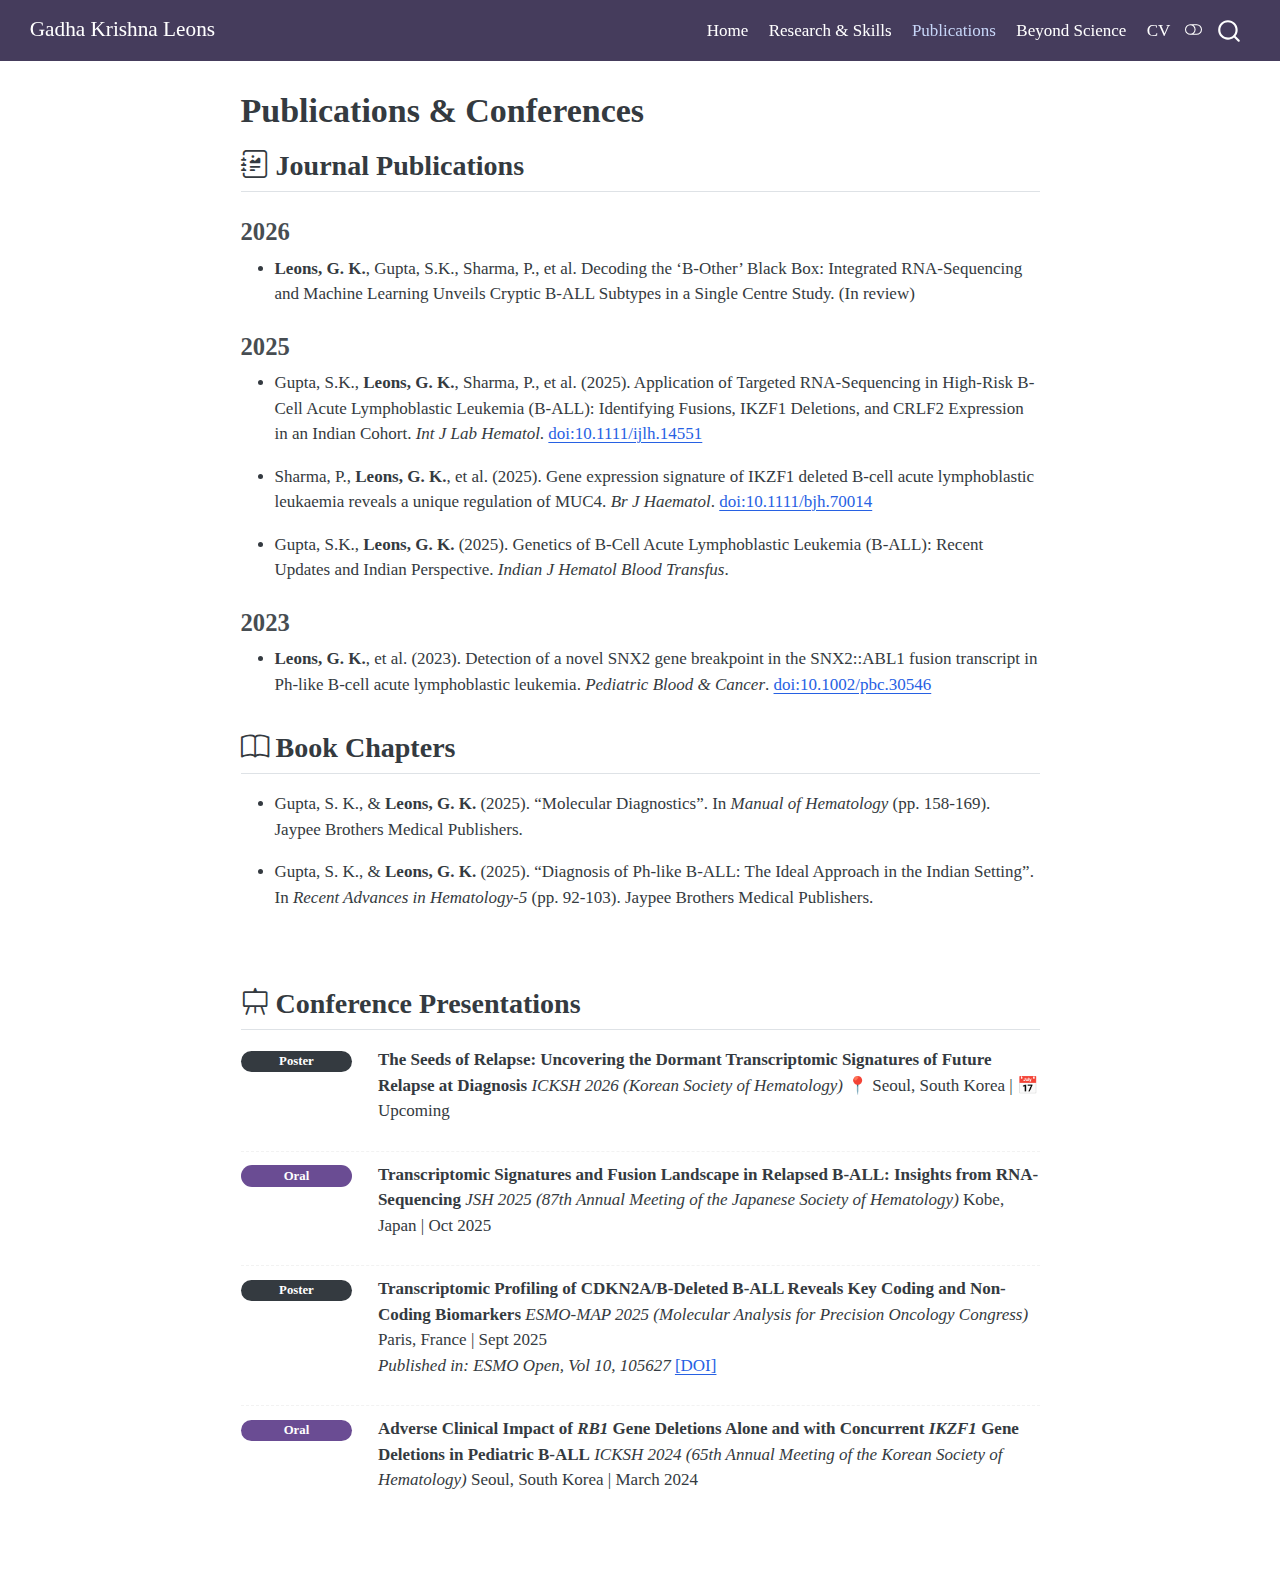
<file: publications.html>
<!DOCTYPE html>
<html xmlns="http://www.w3.org/1999/xhtml" lang="en" xml:lang="en"><head>

<meta charset="utf-8">
<meta name="generator" content="quarto-1.6.42">

<meta name="viewport" content="width=device-width, initial-scale=1.0, user-scalable=yes">


<title>Publications &amp; Conferences – Gadha Krishna Leons</title>
<style>
code{white-space: pre-wrap;}
span.smallcaps{font-variant: small-caps;}
div.columns{display: flex; gap: min(4vw, 1.5em);}
div.column{flex: auto; overflow-x: auto;}
div.hanging-indent{margin-left: 1.5em; text-indent: -1.5em;}
ul.task-list{list-style: none;}
ul.task-list li input[type="checkbox"] {
  width: 0.8em;
  margin: 0 0.8em 0.2em -1em; /* quarto-specific, see https://github.com/quarto-dev/quarto-cli/issues/4556 */ 
  vertical-align: middle;
}
</style>


<script src="site_libs/quarto-nav/quarto-nav.js"></script>
<script src="site_libs/quarto-nav/headroom.min.js"></script>
<script src="site_libs/clipboard/clipboard.min.js"></script>
<script src="site_libs/quarto-search/autocomplete.umd.js"></script>
<script src="site_libs/quarto-search/fuse.min.js"></script>
<script src="site_libs/quarto-search/quarto-search.js"></script>
<meta name="quarto:offset" content="./">
<script src="site_libs/quarto-html/quarto.js"></script>
<script src="site_libs/quarto-html/popper.min.js"></script>
<script src="site_libs/quarto-html/tippy.umd.min.js"></script>
<script src="site_libs/quarto-html/anchor.min.js"></script>
<link href="site_libs/quarto-html/tippy.css" rel="stylesheet">
<link href="site_libs/quarto-html/quarto-syntax-highlighting-2f5df379a58b258e96c21c0638c20c03.css" rel="stylesheet" class="quarto-color-scheme" id="quarto-text-highlighting-styles">
<link href="site_libs/quarto-html/quarto-syntax-highlighting-dark-b53751a350365c71b6c909e95f209ed1.css" rel="prefetch" class="quarto-color-scheme quarto-color-alternate" id="quarto-text-highlighting-styles">
<script src="site_libs/bootstrap/bootstrap.min.js"></script>
<link href="site_libs/bootstrap/bootstrap-icons.css" rel="stylesheet">
<link href="site_libs/bootstrap/bootstrap-1e4edef892449dc029720d6620724f97.min.css" rel="stylesheet" append-hash="true" class="quarto-color-scheme" id="quarto-bootstrap" data-mode="light">
<link href="site_libs/bootstrap/bootstrap-dark-8c7e89bd4baaa011ddb6ead6051b757b.min.css" rel="prefetch" append-hash="true" class="quarto-color-scheme quarto-color-alternate" id="quarto-bootstrap" data-mode="dark">
<script id="quarto-search-options" type="application/json">{
  "location": "navbar",
  "copy-button": false,
  "collapse-after": 3,
  "panel-placement": "end",
  "type": "overlay",
  "limit": 50,
  "keyboard-shortcut": [
    "f",
    "/",
    "s"
  ],
  "show-item-context": false,
  "language": {
    "search-no-results-text": "No results",
    "search-matching-documents-text": "matching documents",
    "search-copy-link-title": "Copy link to search",
    "search-hide-matches-text": "Hide additional matches",
    "search-more-match-text": "more match in this document",
    "search-more-matches-text": "more matches in this document",
    "search-clear-button-title": "Clear",
    "search-text-placeholder": "",
    "search-detached-cancel-button-title": "Cancel",
    "search-submit-button-title": "Submit",
    "search-label": "Search"
  }
}</script>


<link rel="stylesheet" href="styles.css">
</head>

<body class="nav-fixed fullcontent">

<div id="quarto-search-results"></div>
  <header id="quarto-header" class="headroom fixed-top">
    <nav class="navbar navbar-expand-lg " data-bs-theme="dark">
      <div class="navbar-container container-fluid">
      <div class="navbar-brand-container mx-auto">
    <a class="navbar-brand" href="./index.html">
    <span class="navbar-title">Gadha Krishna Leons</span>
    </a>
  </div>
            <div id="quarto-search" class="" title="Search"></div>
          <button class="navbar-toggler" type="button" data-bs-toggle="collapse" data-bs-target="#navbarCollapse" aria-controls="navbarCollapse" role="menu" aria-expanded="false" aria-label="Toggle navigation" onclick="if (window.quartoToggleHeadroom) { window.quartoToggleHeadroom(); }">
  <span class="navbar-toggler-icon"></span>
</button>
          <div class="collapse navbar-collapse" id="navbarCollapse">
            <ul class="navbar-nav navbar-nav-scroll ms-auto">
  <li class="nav-item">
    <a class="nav-link" href="./index.html"> 
<span class="menu-text">Home</span></a>
  </li>  
  <li class="nav-item">
    <a class="nav-link" href="./research.html"> 
<span class="menu-text">Research &amp; Skills</span></a>
  </li>  
  <li class="nav-item">
    <a class="nav-link active" href="./publications.html" aria-current="page"> 
<span class="menu-text">Publications</span></a>
  </li>  
  <li class="nav-item">
    <a class="nav-link" href="./extracurricular.html"> 
<span class="menu-text">Beyond Science</span></a>
  </li>  
  <li class="nav-item">
    <a class="nav-link" href="./cv.pdf"> 
<span class="menu-text">CV</span></a>
  </li>  
</ul>
          </div> <!-- /navcollapse -->
            <div class="quarto-navbar-tools">
  <a href="" class="quarto-color-scheme-toggle quarto-navigation-tool  px-1" onclick="window.quartoToggleColorScheme(); return false;" title="Toggle dark mode"><i class="bi"></i></a>
</div>
      </div> <!-- /container-fluid -->
    </nav>
</header>
<!-- content -->
<div id="quarto-content" class="quarto-container page-columns page-rows-contents page-layout-article page-navbar">
<!-- sidebar -->
<!-- margin-sidebar -->
    
<!-- main -->
<main class="content" id="quarto-document-content">

<header id="title-block-header" class="quarto-title-block default">
<div class="quarto-title">
<h1 class="title">Publications &amp; Conferences</h1>
</div>



<div class="quarto-title-meta">

    
  
    
  </div>
  


</header>


<section id="journal-publications" class="level2">
<h2 class="anchored" data-anchor-id="journal-publications"><i class="bi bi-journal-richtext"></i> Journal Publications</h2>
<section id="section" class="level3">
<h3 class="anchored" data-anchor-id="section">2026</h3>
<ul>
<li><strong>Leons, G. K.</strong>, Gupta, S.K., Sharma, P., et al.&nbsp;Decoding the ‘B-Other’ Black Box: Integrated RNA-Sequencing and Machine Learning Unveils Cryptic B-ALL Subtypes in a Single Centre Study. (In review)</li>
</ul>
</section>
<section id="section-1" class="level3">
<h3 class="anchored" data-anchor-id="section-1">2025</h3>
<ul>
<li><p>Gupta, S.K., <strong>Leons, G. K.</strong>, Sharma, P., et al.&nbsp;(2025). Application of Targeted RNA-Sequencing in High-Risk B-Cell Acute Lymphoblastic Leukemia (B-ALL): Identifying Fusions, IKZF1 Deletions, and CRLF2 Expression in an Indian Cohort. <em>Int J Lab Hematol</em>. <a href="https://doi.org/10.1111/ijlh.14551">doi:10.1111/ijlh.14551</a></p></li>
<li><p>Sharma, P., <strong>Leons, G. K.</strong>, et al.&nbsp;(2025). Gene expression signature of IKZF1 deleted B-cell acute lymphoblastic leukaemia reveals a unique regulation of MUC4. <em>Br J Haematol</em>. <a href="https://doi.org/10.1111/bjh.70014">doi:10.1111/bjh.70014</a></p></li>
<li><p>Gupta, S.K., <strong>Leons, G. K.</strong> (2025). Genetics of B-Cell Acute Lymphoblastic Leukemia (B-ALL): Recent Updates and Indian Perspective. <em>Indian J Hematol Blood Transfus</em>.</p></li>
</ul>
</section>
<section id="section-2" class="level3">
<h3 class="anchored" data-anchor-id="section-2">2023</h3>
<ul>
<li><strong>Leons, G. K.</strong>, et al.&nbsp;(2023). Detection of a novel SNX2 gene breakpoint in the SNX2::ABL1 fusion transcript in Ph-like B-cell acute lymphoblastic leukemia. <em>Pediatric Blood &amp; Cancer</em>. <a href="https://doi.org/10.1002/pbc.30546">doi:10.1002/pbc.30546</a></li>
</ul>
</section>
</section>
<section id="book-chapters" class="level2">
<h2 class="anchored" data-anchor-id="book-chapters"><i class="bi bi-book"></i> Book Chapters</h2>
<ul>
<li><p>Gupta, S. K., &amp; <strong>Leons, G. K.</strong> (2025). “Molecular Diagnostics”. In <em>Manual of Hematology</em> (pp.&nbsp;158-169). Jaypee Brothers Medical Publishers.</p></li>
<li><p>Gupta, S. K., &amp; <strong>Leons, G. K.</strong> (2025). “Diagnosis of Ph-like B-ALL: The Ideal Approach in the Indian Setting”. In <em>Recent Advances in Hematology-5</em> (pp.&nbsp;92-103). Jaypee Brothers Medical Publishers.</p></li>
</ul>
<p><br></p>
</section>
<section id="conference-presentations" class="level2">
<h2 class="anchored" data-anchor-id="conference-presentations"><i class="bi bi-easel"></i>️ Conference Presentations</h2>
<div class="grid">
<div class="g-col-2">
<p><span class="badge rounded-pill bg-secondary" style="background-color: #95a5a6; color: white; width: 100%;">Poster</span></p>
</div>
<div class="g-col-10">
<p><strong>The Seeds of Relapse: Uncovering the Dormant Transcriptomic Signatures of Future Relapse at Diagnosis</strong> <em>ICKSH 2026 (Korean Society of Hematology)</em> 📍 Seoul, South Korea | 📅 Upcoming</p>
</div>
</div>
<hr style="border-top: 1px dashed #ccc; margin: 10px 0;">
<div class="grid">
<div class="g-col-2">
<p><span class="badge rounded-pill bg-purple" style="background-color: #6a4c93; color: white; width: 100%;">Oral</span></p>
</div>
<div class="g-col-10">
<p><strong>Transcriptomic Signatures and Fusion Landscape in Relapsed B-ALL: Insights from RNA-Sequencing</strong> <em>JSH 2025 (87th Annual Meeting of the Japanese Society of Hematology)</em> Kobe, Japan | Oct 2025</p>
</div>
</div>
<hr style="border-top: 1px dashed #ccc; margin: 10px 0;">
<div class="grid">
<div class="g-col-2">
<p><span class="badge rounded-pill bg-secondary" style="background-color: #95a5a6; color: white; width: 100%;">Poster</span></p>
</div>
<div class="g-col-10">
<p><strong>Transcriptomic Profiling of CDKN2A/B-Deleted B-ALL Reveals Key Coding and Non-Coding Biomarkers</strong> <em>ESMO-MAP 2025 (Molecular Analysis for Precision Oncology Congress)</em> Paris, France | Sept 2025 <br> <em>Published in: ESMO Open, Vol 10, 105627</em> <a href="https://doi.org/10.1016/j.esmoop.2025.105627">[DOI]</a></p>
</div>
</div>
<hr style="border-top: 1px dashed #ccc; margin: 10px 0;">
<div class="grid">
<div class="g-col-2">
<p><span class="badge rounded-pill bg-purple" style="background-color: #6a4c93; color: white; width: 100%;">Oral</span></p>
</div>
<div class="g-col-10">
<p><strong>Adverse Clinical Impact of <em>RB1</em> Gene Deletions Alone and with Concurrent <em>IKZF1</em> Gene Deletions in Pediatric B-ALL</strong> <em>ICKSH 2024 (65th Annual Meeting of the Korean Society of Hematology)</em> Seoul, South Korea | March 2024</p>
</div>
</div>


</section>

</main> <!-- /main -->
<script id="quarto-html-after-body" type="application/javascript">
window.document.addEventListener("DOMContentLoaded", function (event) {
  const toggleBodyColorMode = (bsSheetEl) => {
    const mode = bsSheetEl.getAttribute("data-mode");
    const bodyEl = window.document.querySelector("body");
    if (mode === "dark") {
      bodyEl.classList.add("quarto-dark");
      bodyEl.classList.remove("quarto-light");
    } else {
      bodyEl.classList.add("quarto-light");
      bodyEl.classList.remove("quarto-dark");
    }
  }
  const toggleBodyColorPrimary = () => {
    const bsSheetEl = window.document.querySelector("link#quarto-bootstrap");
    if (bsSheetEl) {
      toggleBodyColorMode(bsSheetEl);
    }
  }
  toggleBodyColorPrimary();  
  const disableStylesheet = (stylesheets) => {
    for (let i=0; i < stylesheets.length; i++) {
      const stylesheet = stylesheets[i];
      stylesheet.rel = 'prefetch';
    }
  }
  const enableStylesheet = (stylesheets) => {
    for (let i=0; i < stylesheets.length; i++) {
      const stylesheet = stylesheets[i];
      stylesheet.rel = 'stylesheet';
    }
  }
  const manageTransitions = (selector, allowTransitions) => {
    const els = window.document.querySelectorAll(selector);
    for (let i=0; i < els.length; i++) {
      const el = els[i];
      if (allowTransitions) {
        el.classList.remove('notransition');
      } else {
        el.classList.add('notransition');
      }
    }
  }
  const toggleGiscusIfUsed = (isAlternate, darkModeDefault) => {
    const baseTheme = document.querySelector('#giscus-base-theme')?.value ?? 'light';
    const alternateTheme = document.querySelector('#giscus-alt-theme')?.value ?? 'dark';
    let newTheme = '';
    if(darkModeDefault) {
      newTheme = isAlternate ? baseTheme : alternateTheme;
    } else {
      newTheme = isAlternate ? alternateTheme : baseTheme;
    }
    const changeGiscusTheme = () => {
      // From: https://github.com/giscus/giscus/issues/336
      const sendMessage = (message) => {
        const iframe = document.querySelector('iframe.giscus-frame');
        if (!iframe) return;
        iframe.contentWindow.postMessage({ giscus: message }, 'https://giscus.app');
      }
      sendMessage({
        setConfig: {
          theme: newTheme
        }
      });
    }
    const isGiscussLoaded = window.document.querySelector('iframe.giscus-frame') !== null;
    if (isGiscussLoaded) {
      changeGiscusTheme();
    }
  }
  const toggleColorMode = (alternate) => {
    // Switch the stylesheets
    const alternateStylesheets = window.document.querySelectorAll('link.quarto-color-scheme.quarto-color-alternate');
    manageTransitions('#quarto-margin-sidebar .nav-link', false);
    if (alternate) {
      enableStylesheet(alternateStylesheets);
      for (const sheetNode of alternateStylesheets) {
        if (sheetNode.id === "quarto-bootstrap") {
          toggleBodyColorMode(sheetNode);
        }
      }
    } else {
      disableStylesheet(alternateStylesheets);
      toggleBodyColorPrimary();
    }
    manageTransitions('#quarto-margin-sidebar .nav-link', true);
    // Switch the toggles
    const toggles = window.document.querySelectorAll('.quarto-color-scheme-toggle');
    for (let i=0; i < toggles.length; i++) {
      const toggle = toggles[i];
      if (toggle) {
        if (alternate) {
          toggle.classList.add("alternate");     
        } else {
          toggle.classList.remove("alternate");
        }
      }
    }
    // Hack to workaround the fact that safari doesn't
    // properly recolor the scrollbar when toggling (#1455)
    if (navigator.userAgent.indexOf('Safari') > 0 && navigator.userAgent.indexOf('Chrome') == -1) {
      manageTransitions("body", false);
      window.scrollTo(0, 1);
      setTimeout(() => {
        window.scrollTo(0, 0);
        manageTransitions("body", true);
      }, 40);  
    }
  }
  const isFileUrl = () => { 
    return window.location.protocol === 'file:';
  }
  const hasAlternateSentinel = () => {  
    let styleSentinel = getColorSchemeSentinel();
    if (styleSentinel !== null) {
      return styleSentinel === "alternate";
    } else {
      return false;
    }
  }
  const setStyleSentinel = (alternate) => {
    const value = alternate ? "alternate" : "default";
    if (!isFileUrl()) {
      window.localStorage.setItem("quarto-color-scheme", value);
    } else {
      localAlternateSentinel = value;
    }
  }
  const getColorSchemeSentinel = () => {
    if (!isFileUrl()) {
      const storageValue = window.localStorage.getItem("quarto-color-scheme");
      return storageValue != null ? storageValue : localAlternateSentinel;
    } else {
      return localAlternateSentinel;
    }
  }
  const darkModeDefault = false;
  let localAlternateSentinel = darkModeDefault ? 'alternate' : 'default';
  // Dark / light mode switch
  window.quartoToggleColorScheme = () => {
    // Read the current dark / light value 
    let toAlternate = !hasAlternateSentinel();
    toggleColorMode(toAlternate);
    setStyleSentinel(toAlternate);
    toggleGiscusIfUsed(toAlternate, darkModeDefault);
  };
  // Ensure there is a toggle, if there isn't float one in the top right
  if (window.document.querySelector('.quarto-color-scheme-toggle') === null) {
    const a = window.document.createElement('a');
    a.classList.add('top-right');
    a.classList.add('quarto-color-scheme-toggle');
    a.href = "";
    a.onclick = function() { try { window.quartoToggleColorScheme(); } catch {} return false; };
    const i = window.document.createElement("i");
    i.classList.add('bi');
    a.appendChild(i);
    window.document.body.appendChild(a);
  }
  // Switch to dark mode if need be
  if (hasAlternateSentinel()) {
    toggleColorMode(true);
  } else {
    toggleColorMode(false);
  }
  const icon = "";
  const anchorJS = new window.AnchorJS();
  anchorJS.options = {
    placement: 'right',
    icon: icon
  };
  anchorJS.add('.anchored');
  const isCodeAnnotation = (el) => {
    for (const clz of el.classList) {
      if (clz.startsWith('code-annotation-')) {                     
        return true;
      }
    }
    return false;
  }
  const onCopySuccess = function(e) {
    // button target
    const button = e.trigger;
    // don't keep focus
    button.blur();
    // flash "checked"
    button.classList.add('code-copy-button-checked');
    var currentTitle = button.getAttribute("title");
    button.setAttribute("title", "Copied!");
    let tooltip;
    if (window.bootstrap) {
      button.setAttribute("data-bs-toggle", "tooltip");
      button.setAttribute("data-bs-placement", "left");
      button.setAttribute("data-bs-title", "Copied!");
      tooltip = new bootstrap.Tooltip(button, 
        { trigger: "manual", 
          customClass: "code-copy-button-tooltip",
          offset: [0, -8]});
      tooltip.show();    
    }
    setTimeout(function() {
      if (tooltip) {
        tooltip.hide();
        button.removeAttribute("data-bs-title");
        button.removeAttribute("data-bs-toggle");
        button.removeAttribute("data-bs-placement");
      }
      button.setAttribute("title", currentTitle);
      button.classList.remove('code-copy-button-checked');
    }, 1000);
    // clear code selection
    e.clearSelection();
  }
  const getTextToCopy = function(trigger) {
      const codeEl = trigger.previousElementSibling.cloneNode(true);
      for (const childEl of codeEl.children) {
        if (isCodeAnnotation(childEl)) {
          childEl.remove();
        }
      }
      return codeEl.innerText;
  }
  const clipboard = new window.ClipboardJS('.code-copy-button:not([data-in-quarto-modal])', {
    text: getTextToCopy
  });
  clipboard.on('success', onCopySuccess);
  if (window.document.getElementById('quarto-embedded-source-code-modal')) {
    const clipboardModal = new window.ClipboardJS('.code-copy-button[data-in-quarto-modal]', {
      text: getTextToCopy,
      container: window.document.getElementById('quarto-embedded-source-code-modal')
    });
    clipboardModal.on('success', onCopySuccess);
  }
    var localhostRegex = new RegExp(/^(?:http|https):\/\/localhost\:?[0-9]*\//);
    var mailtoRegex = new RegExp(/^mailto:/);
      var filterRegex = new RegExp("https:\/\/gadhak\.github\.io\/gadha_portfolio\/");
    var isInternal = (href) => {
        return filterRegex.test(href) || localhostRegex.test(href) || mailtoRegex.test(href);
    }
    // Inspect non-navigation links and adorn them if external
 	var links = window.document.querySelectorAll('a[href]:not(.nav-link):not(.navbar-brand):not(.toc-action):not(.sidebar-link):not(.sidebar-item-toggle):not(.pagination-link):not(.no-external):not([aria-hidden]):not(.dropdown-item):not(.quarto-navigation-tool):not(.about-link)');
    for (var i=0; i<links.length; i++) {
      const link = links[i];
      if (!isInternal(link.href)) {
        // undo the damage that might have been done by quarto-nav.js in the case of
        // links that we want to consider external
        if (link.dataset.originalHref !== undefined) {
          link.href = link.dataset.originalHref;
        }
      }
    }
  function tippyHover(el, contentFn, onTriggerFn, onUntriggerFn) {
    const config = {
      allowHTML: true,
      maxWidth: 500,
      delay: 100,
      arrow: false,
      appendTo: function(el) {
          return el.parentElement;
      },
      interactive: true,
      interactiveBorder: 10,
      theme: 'quarto',
      placement: 'bottom-start',
    };
    if (contentFn) {
      config.content = contentFn;
    }
    if (onTriggerFn) {
      config.onTrigger = onTriggerFn;
    }
    if (onUntriggerFn) {
      config.onUntrigger = onUntriggerFn;
    }
    window.tippy(el, config); 
  }
  const noterefs = window.document.querySelectorAll('a[role="doc-noteref"]');
  for (var i=0; i<noterefs.length; i++) {
    const ref = noterefs[i];
    tippyHover(ref, function() {
      // use id or data attribute instead here
      let href = ref.getAttribute('data-footnote-href') || ref.getAttribute('href');
      try { href = new URL(href).hash; } catch {}
      const id = href.replace(/^#\/?/, "");
      const note = window.document.getElementById(id);
      if (note) {
        return note.innerHTML;
      } else {
        return "";
      }
    });
  }
  const xrefs = window.document.querySelectorAll('a.quarto-xref');
  const processXRef = (id, note) => {
    // Strip column container classes
    const stripColumnClz = (el) => {
      el.classList.remove("page-full", "page-columns");
      if (el.children) {
        for (const child of el.children) {
          stripColumnClz(child);
        }
      }
    }
    stripColumnClz(note)
    if (id === null || id.startsWith('sec-')) {
      // Special case sections, only their first couple elements
      const container = document.createElement("div");
      if (note.children && note.children.length > 2) {
        container.appendChild(note.children[0].cloneNode(true));
        for (let i = 1; i < note.children.length; i++) {
          const child = note.children[i];
          if (child.tagName === "P" && child.innerText === "") {
            continue;
          } else {
            container.appendChild(child.cloneNode(true));
            break;
          }
        }
        if (window.Quarto?.typesetMath) {
          window.Quarto.typesetMath(container);
        }
        return container.innerHTML
      } else {
        if (window.Quarto?.typesetMath) {
          window.Quarto.typesetMath(note);
        }
        return note.innerHTML;
      }
    } else {
      // Remove any anchor links if they are present
      const anchorLink = note.querySelector('a.anchorjs-link');
      if (anchorLink) {
        anchorLink.remove();
      }
      if (window.Quarto?.typesetMath) {
        window.Quarto.typesetMath(note);
      }
      if (note.classList.contains("callout")) {
        return note.outerHTML;
      } else {
        return note.innerHTML;
      }
    }
  }
  for (var i=0; i<xrefs.length; i++) {
    const xref = xrefs[i];
    tippyHover(xref, undefined, function(instance) {
      instance.disable();
      let url = xref.getAttribute('href');
      let hash = undefined; 
      if (url.startsWith('#')) {
        hash = url;
      } else {
        try { hash = new URL(url).hash; } catch {}
      }
      if (hash) {
        const id = hash.replace(/^#\/?/, "");
        const note = window.document.getElementById(id);
        if (note !== null) {
          try {
            const html = processXRef(id, note.cloneNode(true));
            instance.setContent(html);
          } finally {
            instance.enable();
            instance.show();
          }
        } else {
          // See if we can fetch this
          fetch(url.split('#')[0])
          .then(res => res.text())
          .then(html => {
            const parser = new DOMParser();
            const htmlDoc = parser.parseFromString(html, "text/html");
            const note = htmlDoc.getElementById(id);
            if (note !== null) {
              const html = processXRef(id, note);
              instance.setContent(html);
            } 
          }).finally(() => {
            instance.enable();
            instance.show();
          });
        }
      } else {
        // See if we can fetch a full url (with no hash to target)
        // This is a special case and we should probably do some content thinning / targeting
        fetch(url)
        .then(res => res.text())
        .then(html => {
          const parser = new DOMParser();
          const htmlDoc = parser.parseFromString(html, "text/html");
          const note = htmlDoc.querySelector('main.content');
          if (note !== null) {
            // This should only happen for chapter cross references
            // (since there is no id in the URL)
            // remove the first header
            if (note.children.length > 0 && note.children[0].tagName === "HEADER") {
              note.children[0].remove();
            }
            const html = processXRef(null, note);
            instance.setContent(html);
          } 
        }).finally(() => {
          instance.enable();
          instance.show();
        });
      }
    }, function(instance) {
    });
  }
      let selectedAnnoteEl;
      const selectorForAnnotation = ( cell, annotation) => {
        let cellAttr = 'data-code-cell="' + cell + '"';
        let lineAttr = 'data-code-annotation="' +  annotation + '"';
        const selector = 'span[' + cellAttr + '][' + lineAttr + ']';
        return selector;
      }
      const selectCodeLines = (annoteEl) => {
        const doc = window.document;
        const targetCell = annoteEl.getAttribute("data-target-cell");
        const targetAnnotation = annoteEl.getAttribute("data-target-annotation");
        const annoteSpan = window.document.querySelector(selectorForAnnotation(targetCell, targetAnnotation));
        const lines = annoteSpan.getAttribute("data-code-lines").split(",");
        const lineIds = lines.map((line) => {
          return targetCell + "-" + line;
        })
        let top = null;
        let height = null;
        let parent = null;
        if (lineIds.length > 0) {
            //compute the position of the single el (top and bottom and make a div)
            const el = window.document.getElementById(lineIds[0]);
            top = el.offsetTop;
            height = el.offsetHeight;
            parent = el.parentElement.parentElement;
          if (lineIds.length > 1) {
            const lastEl = window.document.getElementById(lineIds[lineIds.length - 1]);
            const bottom = lastEl.offsetTop + lastEl.offsetHeight;
            height = bottom - top;
          }
          if (top !== null && height !== null && parent !== null) {
            // cook up a div (if necessary) and position it 
            let div = window.document.getElementById("code-annotation-line-highlight");
            if (div === null) {
              div = window.document.createElement("div");
              div.setAttribute("id", "code-annotation-line-highlight");
              div.style.position = 'absolute';
              parent.appendChild(div);
            }
            div.style.top = top - 2 + "px";
            div.style.height = height + 4 + "px";
            div.style.left = 0;
            let gutterDiv = window.document.getElementById("code-annotation-line-highlight-gutter");
            if (gutterDiv === null) {
              gutterDiv = window.document.createElement("div");
              gutterDiv.setAttribute("id", "code-annotation-line-highlight-gutter");
              gutterDiv.style.position = 'absolute';
              const codeCell = window.document.getElementById(targetCell);
              const gutter = codeCell.querySelector('.code-annotation-gutter');
              gutter.appendChild(gutterDiv);
            }
            gutterDiv.style.top = top - 2 + "px";
            gutterDiv.style.height = height + 4 + "px";
          }
          selectedAnnoteEl = annoteEl;
        }
      };
      const unselectCodeLines = () => {
        const elementsIds = ["code-annotation-line-highlight", "code-annotation-line-highlight-gutter"];
        elementsIds.forEach((elId) => {
          const div = window.document.getElementById(elId);
          if (div) {
            div.remove();
          }
        });
        selectedAnnoteEl = undefined;
      };
        // Handle positioning of the toggle
    window.addEventListener(
      "resize",
      throttle(() => {
        elRect = undefined;
        if (selectedAnnoteEl) {
          selectCodeLines(selectedAnnoteEl);
        }
      }, 10)
    );
    function throttle(fn, ms) {
    let throttle = false;
    let timer;
      return (...args) => {
        if(!throttle) { // first call gets through
            fn.apply(this, args);
            throttle = true;
        } else { // all the others get throttled
            if(timer) clearTimeout(timer); // cancel #2
            timer = setTimeout(() => {
              fn.apply(this, args);
              timer = throttle = false;
            }, ms);
        }
      };
    }
      // Attach click handler to the DT
      const annoteDls = window.document.querySelectorAll('dt[data-target-cell]');
      for (const annoteDlNode of annoteDls) {
        annoteDlNode.addEventListener('click', (event) => {
          const clickedEl = event.target;
          if (clickedEl !== selectedAnnoteEl) {
            unselectCodeLines();
            const activeEl = window.document.querySelector('dt[data-target-cell].code-annotation-active');
            if (activeEl) {
              activeEl.classList.remove('code-annotation-active');
            }
            selectCodeLines(clickedEl);
            clickedEl.classList.add('code-annotation-active');
          } else {
            // Unselect the line
            unselectCodeLines();
            clickedEl.classList.remove('code-annotation-active');
          }
        });
      }
  const findCites = (el) => {
    const parentEl = el.parentElement;
    if (parentEl) {
      const cites = parentEl.dataset.cites;
      if (cites) {
        return {
          el,
          cites: cites.split(' ')
        };
      } else {
        return findCites(el.parentElement)
      }
    } else {
      return undefined;
    }
  };
  var bibliorefs = window.document.querySelectorAll('a[role="doc-biblioref"]');
  for (var i=0; i<bibliorefs.length; i++) {
    const ref = bibliorefs[i];
    const citeInfo = findCites(ref);
    if (citeInfo) {
      tippyHover(citeInfo.el, function() {
        var popup = window.document.createElement('div');
        citeInfo.cites.forEach(function(cite) {
          var citeDiv = window.document.createElement('div');
          citeDiv.classList.add('hanging-indent');
          citeDiv.classList.add('csl-entry');
          var biblioDiv = window.document.getElementById('ref-' + cite);
          if (biblioDiv) {
            citeDiv.innerHTML = biblioDiv.innerHTML;
          }
          popup.appendChild(citeDiv);
        });
        return popup.innerHTML;
      });
    }
  }
});
</script>
</div> <!-- /content -->




</body></html>
</file>
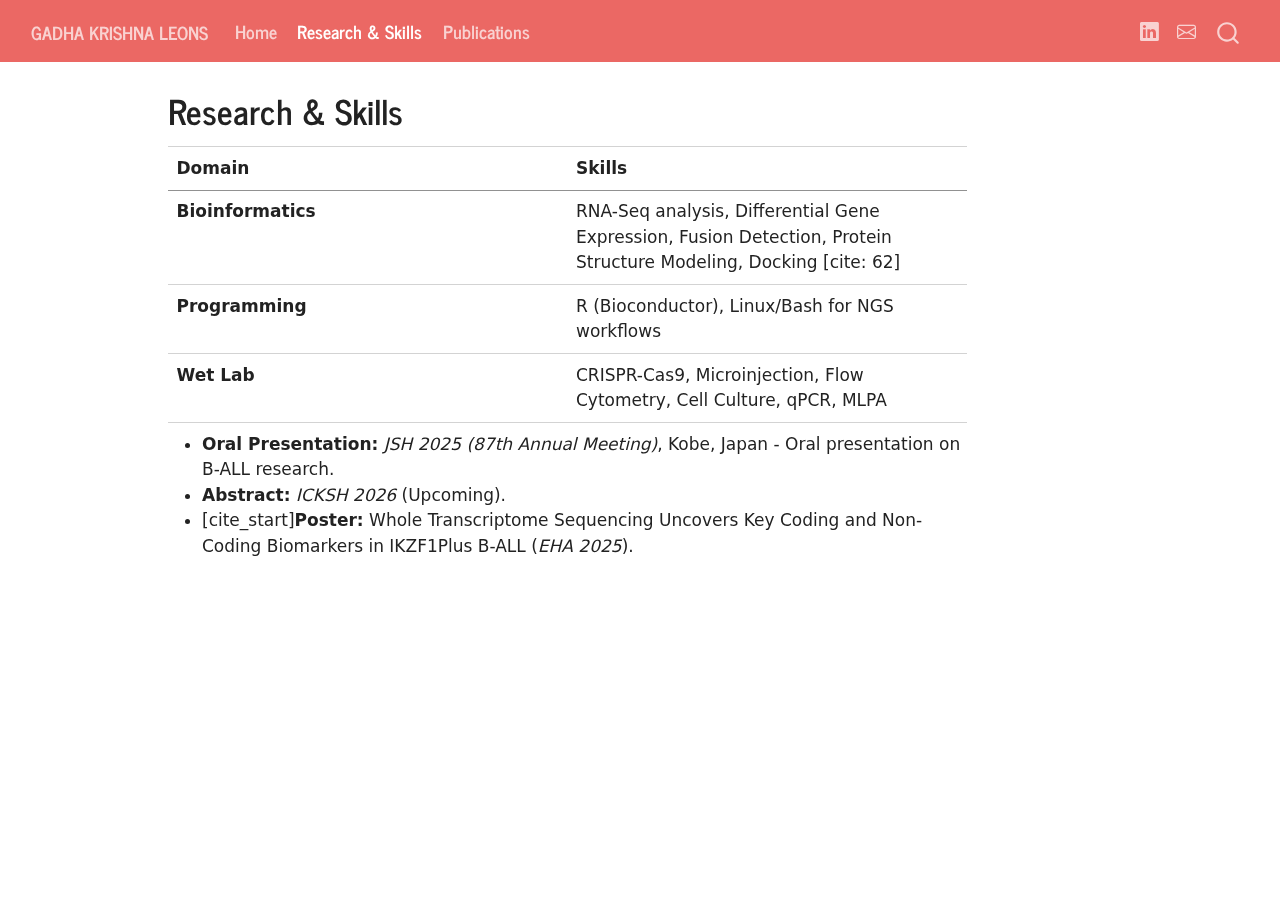
<file: research.html>
<!DOCTYPE html>
<html xmlns="http://www.w3.org/1999/xhtml" lang="en" xml:lang="en"><head>

<meta charset="utf-8">
<meta name="generator" content="quarto-1.6.42">

<meta name="viewport" content="width=device-width, initial-scale=1.0, user-scalable=yes">


<title>Research &amp; Skills – Gadha Krishna Leons</title>
<style>
code{white-space: pre-wrap;}
span.smallcaps{font-variant: small-caps;}
div.columns{display: flex; gap: min(4vw, 1.5em);}
div.column{flex: auto; overflow-x: auto;}
div.hanging-indent{margin-left: 1.5em; text-indent: -1.5em;}
ul.task-list{list-style: none;}
ul.task-list li input[type="checkbox"] {
  width: 0.8em;
  margin: 0 0.8em 0.2em -1em; /* quarto-specific, see https://github.com/quarto-dev/quarto-cli/issues/4556 */ 
  vertical-align: middle;
}
</style>


<script src="site_libs/quarto-nav/quarto-nav.js"></script>
<script src="site_libs/quarto-nav/headroom.min.js"></script>
<script src="site_libs/clipboard/clipboard.min.js"></script>
<script src="site_libs/quarto-search/autocomplete.umd.js"></script>
<script src="site_libs/quarto-search/fuse.min.js"></script>
<script src="site_libs/quarto-search/quarto-search.js"></script>
<meta name="quarto:offset" content="./">
<script src="site_libs/quarto-html/quarto.js"></script>
<script src="site_libs/quarto-html/popper.min.js"></script>
<script src="site_libs/quarto-html/tippy.umd.min.js"></script>
<script src="site_libs/quarto-html/anchor.min.js"></script>
<link href="site_libs/quarto-html/tippy.css" rel="stylesheet">
<link href="site_libs/quarto-html/quarto-syntax-highlighting-2f5df379a58b258e96c21c0638c20c03.css" rel="stylesheet" id="quarto-text-highlighting-styles">
<script src="site_libs/bootstrap/bootstrap.min.js"></script>
<link href="site_libs/bootstrap/bootstrap-icons.css" rel="stylesheet">
<link href="site_libs/bootstrap/bootstrap-eeb6d1c97efeeb0cfaf56837413d2c8e.min.css" rel="stylesheet" append-hash="true" id="quarto-bootstrap" data-mode="light">
<script id="quarto-search-options" type="application/json">{
  "location": "navbar",
  "copy-button": false,
  "collapse-after": 3,
  "panel-placement": "end",
  "type": "overlay",
  "limit": 50,
  "keyboard-shortcut": [
    "f",
    "/",
    "s"
  ],
  "show-item-context": false,
  "language": {
    "search-no-results-text": "No results",
    "search-matching-documents-text": "matching documents",
    "search-copy-link-title": "Copy link to search",
    "search-hide-matches-text": "Hide additional matches",
    "search-more-match-text": "more match in this document",
    "search-more-matches-text": "more matches in this document",
    "search-clear-button-title": "Clear",
    "search-text-placeholder": "",
    "search-detached-cancel-button-title": "Cancel",
    "search-submit-button-title": "Submit",
    "search-label": "Search"
  }
}</script>


<link rel="stylesheet" href="styles.css">
</head>

<body class="nav-fixed">

<div id="quarto-search-results"></div>
  <header id="quarto-header" class="headroom fixed-top">
    <nav class="navbar navbar-expand-lg " data-bs-theme="dark">
      <div class="navbar-container container-fluid">
      <div class="navbar-brand-container mx-auto">
    <a class="navbar-brand" href="./index.html">
    <span class="navbar-title">Gadha Krishna Leons</span>
    </a>
  </div>
            <div id="quarto-search" class="" title="Search"></div>
          <button class="navbar-toggler" type="button" data-bs-toggle="collapse" data-bs-target="#navbarCollapse" aria-controls="navbarCollapse" role="menu" aria-expanded="false" aria-label="Toggle navigation" onclick="if (window.quartoToggleHeadroom) { window.quartoToggleHeadroom(); }">
  <span class="navbar-toggler-icon"></span>
</button>
          <div class="collapse navbar-collapse" id="navbarCollapse">
            <ul class="navbar-nav navbar-nav-scroll me-auto">
  <li class="nav-item">
    <a class="nav-link" href="./index.html"> 
<span class="menu-text">Home</span></a>
  </li>  
  <li class="nav-item">
    <a class="nav-link active" href="./research.html" aria-current="page"> 
<span class="menu-text">Research &amp; Skills</span></a>
  </li>  
  <li class="nav-item">
    <a class="nav-link" href="./publications.html"> 
<span class="menu-text">Publications</span></a>
  </li>  
</ul>
            <ul class="navbar-nav navbar-nav-scroll ms-auto">
  <li class="nav-item compact">
    <a class="nav-link" href="https://www.linkedin.com/"> <i class="bi bi-linkedin" role="img">
</i> 
<span class="menu-text"></span></a>
  </li>  
  <li class="nav-item compact">
    <a class="nav-link" href="mailto:gadha.leons@gmail.com"> <i class="bi bi-envelope" role="img">
</i> 
<span class="menu-text"></span></a>
  </li>  
</ul>
          </div> <!-- /navcollapse -->
            <div class="quarto-navbar-tools">
</div>
      </div> <!-- /container-fluid -->
    </nav>
</header>
<!-- content -->
<div id="quarto-content" class="quarto-container page-columns page-rows-contents page-layout-article page-navbar">
<!-- sidebar -->
<!-- margin-sidebar -->
    <div id="quarto-margin-sidebar" class="sidebar margin-sidebar zindex-bottom">
        
    </div>
<!-- main -->
<main class="content" id="quarto-document-content">

<header id="title-block-header" class="quarto-title-block default">
<div class="quarto-title">
<h1 class="title">Research &amp; Skills</h1>
</div>



<div class="quarto-title-meta">

    
  
    
  </div>
  


</header>


<table class="caption-top table">
<colgroup>
<col style="width: 50%">
<col style="width: 50%">
</colgroup>
<thead>
<tr class="header">
<th style="text-align: left;">Domain</th>
<th style="text-align: left;">Skills</th>
</tr>
</thead>
<tbody>
<tr class="odd">
<td style="text-align: left;"><strong>Bioinformatics</strong></td>
<td style="text-align: left;">RNA-Seq analysis, Differential Gene Expression, Fusion Detection, Protein Structure Modeling, Docking [cite: 62]</td>
</tr>
<tr class="even">
<td style="text-align: left;"><strong>Programming</strong></td>
<td style="text-align: left;">R (Bioconductor), Linux/Bash for NGS workflows</td>
</tr>
<tr class="odd">
<td style="text-align: left;"><strong>Wet Lab</strong></td>
<td style="text-align: left;">CRISPR-Cas9, Microinjection, Flow Cytometry, Cell Culture, qPCR, MLPA</td>
</tr>
</tbody>
</table>
<ul>
<li><strong>Oral Presentation:</strong> <em>JSH 2025 (87th Annual Meeting)</em>, Kobe, Japan - Oral presentation on B-ALL research.</li>
<li><strong>Abstract:</strong> <em>ICKSH 2026</em> (Upcoming).</li>
<li>[cite_start]<strong>Poster:</strong> Whole Transcriptome Sequencing Uncovers Key Coding and Non-Coding Biomarkers in IKZF1Plus B-ALL (<em>EHA 2025</em>).</li>
</ul>



</main> <!-- /main -->
<script id="quarto-html-after-body" type="application/javascript">
window.document.addEventListener("DOMContentLoaded", function (event) {
  const toggleBodyColorMode = (bsSheetEl) => {
    const mode = bsSheetEl.getAttribute("data-mode");
    const bodyEl = window.document.querySelector("body");
    if (mode === "dark") {
      bodyEl.classList.add("quarto-dark");
      bodyEl.classList.remove("quarto-light");
    } else {
      bodyEl.classList.add("quarto-light");
      bodyEl.classList.remove("quarto-dark");
    }
  }
  const toggleBodyColorPrimary = () => {
    const bsSheetEl = window.document.querySelector("link#quarto-bootstrap");
    if (bsSheetEl) {
      toggleBodyColorMode(bsSheetEl);
    }
  }
  toggleBodyColorPrimary();  
  const icon = "";
  const anchorJS = new window.AnchorJS();
  anchorJS.options = {
    placement: 'right',
    icon: icon
  };
  anchorJS.add('.anchored');
  const isCodeAnnotation = (el) => {
    for (const clz of el.classList) {
      if (clz.startsWith('code-annotation-')) {                     
        return true;
      }
    }
    return false;
  }
  const onCopySuccess = function(e) {
    // button target
    const button = e.trigger;
    // don't keep focus
    button.blur();
    // flash "checked"
    button.classList.add('code-copy-button-checked');
    var currentTitle = button.getAttribute("title");
    button.setAttribute("title", "Copied!");
    let tooltip;
    if (window.bootstrap) {
      button.setAttribute("data-bs-toggle", "tooltip");
      button.setAttribute("data-bs-placement", "left");
      button.setAttribute("data-bs-title", "Copied!");
      tooltip = new bootstrap.Tooltip(button, 
        { trigger: "manual", 
          customClass: "code-copy-button-tooltip",
          offset: [0, -8]});
      tooltip.show();    
    }
    setTimeout(function() {
      if (tooltip) {
        tooltip.hide();
        button.removeAttribute("data-bs-title");
        button.removeAttribute("data-bs-toggle");
        button.removeAttribute("data-bs-placement");
      }
      button.setAttribute("title", currentTitle);
      button.classList.remove('code-copy-button-checked');
    }, 1000);
    // clear code selection
    e.clearSelection();
  }
  const getTextToCopy = function(trigger) {
      const codeEl = trigger.previousElementSibling.cloneNode(true);
      for (const childEl of codeEl.children) {
        if (isCodeAnnotation(childEl)) {
          childEl.remove();
        }
      }
      return codeEl.innerText;
  }
  const clipboard = new window.ClipboardJS('.code-copy-button:not([data-in-quarto-modal])', {
    text: getTextToCopy
  });
  clipboard.on('success', onCopySuccess);
  if (window.document.getElementById('quarto-embedded-source-code-modal')) {
    const clipboardModal = new window.ClipboardJS('.code-copy-button[data-in-quarto-modal]', {
      text: getTextToCopy,
      container: window.document.getElementById('quarto-embedded-source-code-modal')
    });
    clipboardModal.on('success', onCopySuccess);
  }
    var localhostRegex = new RegExp(/^(?:http|https):\/\/localhost\:?[0-9]*\//);
    var mailtoRegex = new RegExp(/^mailto:/);
      var filterRegex = new RegExp("https:\/\/GadhaK\.github\.io\/gadha_portfolio\/");
    var isInternal = (href) => {
        return filterRegex.test(href) || localhostRegex.test(href) || mailtoRegex.test(href);
    }
    // Inspect non-navigation links and adorn them if external
 	var links = window.document.querySelectorAll('a[href]:not(.nav-link):not(.navbar-brand):not(.toc-action):not(.sidebar-link):not(.sidebar-item-toggle):not(.pagination-link):not(.no-external):not([aria-hidden]):not(.dropdown-item):not(.quarto-navigation-tool):not(.about-link)');
    for (var i=0; i<links.length; i++) {
      const link = links[i];
      if (!isInternal(link.href)) {
        // undo the damage that might have been done by quarto-nav.js in the case of
        // links that we want to consider external
        if (link.dataset.originalHref !== undefined) {
          link.href = link.dataset.originalHref;
        }
      }
    }
  function tippyHover(el, contentFn, onTriggerFn, onUntriggerFn) {
    const config = {
      allowHTML: true,
      maxWidth: 500,
      delay: 100,
      arrow: false,
      appendTo: function(el) {
          return el.parentElement;
      },
      interactive: true,
      interactiveBorder: 10,
      theme: 'quarto',
      placement: 'bottom-start',
    };
    if (contentFn) {
      config.content = contentFn;
    }
    if (onTriggerFn) {
      config.onTrigger = onTriggerFn;
    }
    if (onUntriggerFn) {
      config.onUntrigger = onUntriggerFn;
    }
    window.tippy(el, config); 
  }
  const noterefs = window.document.querySelectorAll('a[role="doc-noteref"]');
  for (var i=0; i<noterefs.length; i++) {
    const ref = noterefs[i];
    tippyHover(ref, function() {
      // use id or data attribute instead here
      let href = ref.getAttribute('data-footnote-href') || ref.getAttribute('href');
      try { href = new URL(href).hash; } catch {}
      const id = href.replace(/^#\/?/, "");
      const note = window.document.getElementById(id);
      if (note) {
        return note.innerHTML;
      } else {
        return "";
      }
    });
  }
  const xrefs = window.document.querySelectorAll('a.quarto-xref');
  const processXRef = (id, note) => {
    // Strip column container classes
    const stripColumnClz = (el) => {
      el.classList.remove("page-full", "page-columns");
      if (el.children) {
        for (const child of el.children) {
          stripColumnClz(child);
        }
      }
    }
    stripColumnClz(note)
    if (id === null || id.startsWith('sec-')) {
      // Special case sections, only their first couple elements
      const container = document.createElement("div");
      if (note.children && note.children.length > 2) {
        container.appendChild(note.children[0].cloneNode(true));
        for (let i = 1; i < note.children.length; i++) {
          const child = note.children[i];
          if (child.tagName === "P" && child.innerText === "") {
            continue;
          } else {
            container.appendChild(child.cloneNode(true));
            break;
          }
        }
        if (window.Quarto?.typesetMath) {
          window.Quarto.typesetMath(container);
        }
        return container.innerHTML
      } else {
        if (window.Quarto?.typesetMath) {
          window.Quarto.typesetMath(note);
        }
        return note.innerHTML;
      }
    } else {
      // Remove any anchor links if they are present
      const anchorLink = note.querySelector('a.anchorjs-link');
      if (anchorLink) {
        anchorLink.remove();
      }
      if (window.Quarto?.typesetMath) {
        window.Quarto.typesetMath(note);
      }
      if (note.classList.contains("callout")) {
        return note.outerHTML;
      } else {
        return note.innerHTML;
      }
    }
  }
  for (var i=0; i<xrefs.length; i++) {
    const xref = xrefs[i];
    tippyHover(xref, undefined, function(instance) {
      instance.disable();
      let url = xref.getAttribute('href');
      let hash = undefined; 
      if (url.startsWith('#')) {
        hash = url;
      } else {
        try { hash = new URL(url).hash; } catch {}
      }
      if (hash) {
        const id = hash.replace(/^#\/?/, "");
        const note = window.document.getElementById(id);
        if (note !== null) {
          try {
            const html = processXRef(id, note.cloneNode(true));
            instance.setContent(html);
          } finally {
            instance.enable();
            instance.show();
          }
        } else {
          // See if we can fetch this
          fetch(url.split('#')[0])
          .then(res => res.text())
          .then(html => {
            const parser = new DOMParser();
            const htmlDoc = parser.parseFromString(html, "text/html");
            const note = htmlDoc.getElementById(id);
            if (note !== null) {
              const html = processXRef(id, note);
              instance.setContent(html);
            } 
          }).finally(() => {
            instance.enable();
            instance.show();
          });
        }
      } else {
        // See if we can fetch a full url (with no hash to target)
        // This is a special case and we should probably do some content thinning / targeting
        fetch(url)
        .then(res => res.text())
        .then(html => {
          const parser = new DOMParser();
          const htmlDoc = parser.parseFromString(html, "text/html");
          const note = htmlDoc.querySelector('main.content');
          if (note !== null) {
            // This should only happen for chapter cross references
            // (since there is no id in the URL)
            // remove the first header
            if (note.children.length > 0 && note.children[0].tagName === "HEADER") {
              note.children[0].remove();
            }
            const html = processXRef(null, note);
            instance.setContent(html);
          } 
        }).finally(() => {
          instance.enable();
          instance.show();
        });
      }
    }, function(instance) {
    });
  }
      let selectedAnnoteEl;
      const selectorForAnnotation = ( cell, annotation) => {
        let cellAttr = 'data-code-cell="' + cell + '"';
        let lineAttr = 'data-code-annotation="' +  annotation + '"';
        const selector = 'span[' + cellAttr + '][' + lineAttr + ']';
        return selector;
      }
      const selectCodeLines = (annoteEl) => {
        const doc = window.document;
        const targetCell = annoteEl.getAttribute("data-target-cell");
        const targetAnnotation = annoteEl.getAttribute("data-target-annotation");
        const annoteSpan = window.document.querySelector(selectorForAnnotation(targetCell, targetAnnotation));
        const lines = annoteSpan.getAttribute("data-code-lines").split(",");
        const lineIds = lines.map((line) => {
          return targetCell + "-" + line;
        })
        let top = null;
        let height = null;
        let parent = null;
        if (lineIds.length > 0) {
            //compute the position of the single el (top and bottom and make a div)
            const el = window.document.getElementById(lineIds[0]);
            top = el.offsetTop;
            height = el.offsetHeight;
            parent = el.parentElement.parentElement;
          if (lineIds.length > 1) {
            const lastEl = window.document.getElementById(lineIds[lineIds.length - 1]);
            const bottom = lastEl.offsetTop + lastEl.offsetHeight;
            height = bottom - top;
          }
          if (top !== null && height !== null && parent !== null) {
            // cook up a div (if necessary) and position it 
            let div = window.document.getElementById("code-annotation-line-highlight");
            if (div === null) {
              div = window.document.createElement("div");
              div.setAttribute("id", "code-annotation-line-highlight");
              div.style.position = 'absolute';
              parent.appendChild(div);
            }
            div.style.top = top - 2 + "px";
            div.style.height = height + 4 + "px";
            div.style.left = 0;
            let gutterDiv = window.document.getElementById("code-annotation-line-highlight-gutter");
            if (gutterDiv === null) {
              gutterDiv = window.document.createElement("div");
              gutterDiv.setAttribute("id", "code-annotation-line-highlight-gutter");
              gutterDiv.style.position = 'absolute';
              const codeCell = window.document.getElementById(targetCell);
              const gutter = codeCell.querySelector('.code-annotation-gutter');
              gutter.appendChild(gutterDiv);
            }
            gutterDiv.style.top = top - 2 + "px";
            gutterDiv.style.height = height + 4 + "px";
          }
          selectedAnnoteEl = annoteEl;
        }
      };
      const unselectCodeLines = () => {
        const elementsIds = ["code-annotation-line-highlight", "code-annotation-line-highlight-gutter"];
        elementsIds.forEach((elId) => {
          const div = window.document.getElementById(elId);
          if (div) {
            div.remove();
          }
        });
        selectedAnnoteEl = undefined;
      };
        // Handle positioning of the toggle
    window.addEventListener(
      "resize",
      throttle(() => {
        elRect = undefined;
        if (selectedAnnoteEl) {
          selectCodeLines(selectedAnnoteEl);
        }
      }, 10)
    );
    function throttle(fn, ms) {
    let throttle = false;
    let timer;
      return (...args) => {
        if(!throttle) { // first call gets through
            fn.apply(this, args);
            throttle = true;
        } else { // all the others get throttled
            if(timer) clearTimeout(timer); // cancel #2
            timer = setTimeout(() => {
              fn.apply(this, args);
              timer = throttle = false;
            }, ms);
        }
      };
    }
      // Attach click handler to the DT
      const annoteDls = window.document.querySelectorAll('dt[data-target-cell]');
      for (const annoteDlNode of annoteDls) {
        annoteDlNode.addEventListener('click', (event) => {
          const clickedEl = event.target;
          if (clickedEl !== selectedAnnoteEl) {
            unselectCodeLines();
            const activeEl = window.document.querySelector('dt[data-target-cell].code-annotation-active');
            if (activeEl) {
              activeEl.classList.remove('code-annotation-active');
            }
            selectCodeLines(clickedEl);
            clickedEl.classList.add('code-annotation-active');
          } else {
            // Unselect the line
            unselectCodeLines();
            clickedEl.classList.remove('code-annotation-active');
          }
        });
      }
  const findCites = (el) => {
    const parentEl = el.parentElement;
    if (parentEl) {
      const cites = parentEl.dataset.cites;
      if (cites) {
        return {
          el,
          cites: cites.split(' ')
        };
      } else {
        return findCites(el.parentElement)
      }
    } else {
      return undefined;
    }
  };
  var bibliorefs = window.document.querySelectorAll('a[role="doc-biblioref"]');
  for (var i=0; i<bibliorefs.length; i++) {
    const ref = bibliorefs[i];
    const citeInfo = findCites(ref);
    if (citeInfo) {
      tippyHover(citeInfo.el, function() {
        var popup = window.document.createElement('div');
        citeInfo.cites.forEach(function(cite) {
          var citeDiv = window.document.createElement('div');
          citeDiv.classList.add('hanging-indent');
          citeDiv.classList.add('csl-entry');
          var biblioDiv = window.document.getElementById('ref-' + cite);
          if (biblioDiv) {
            citeDiv.innerHTML = biblioDiv.innerHTML;
          }
          popup.appendChild(citeDiv);
        });
        return popup.innerHTML;
      });
    }
  }
});
</script>
</div> <!-- /content -->




</body></html>
</file>
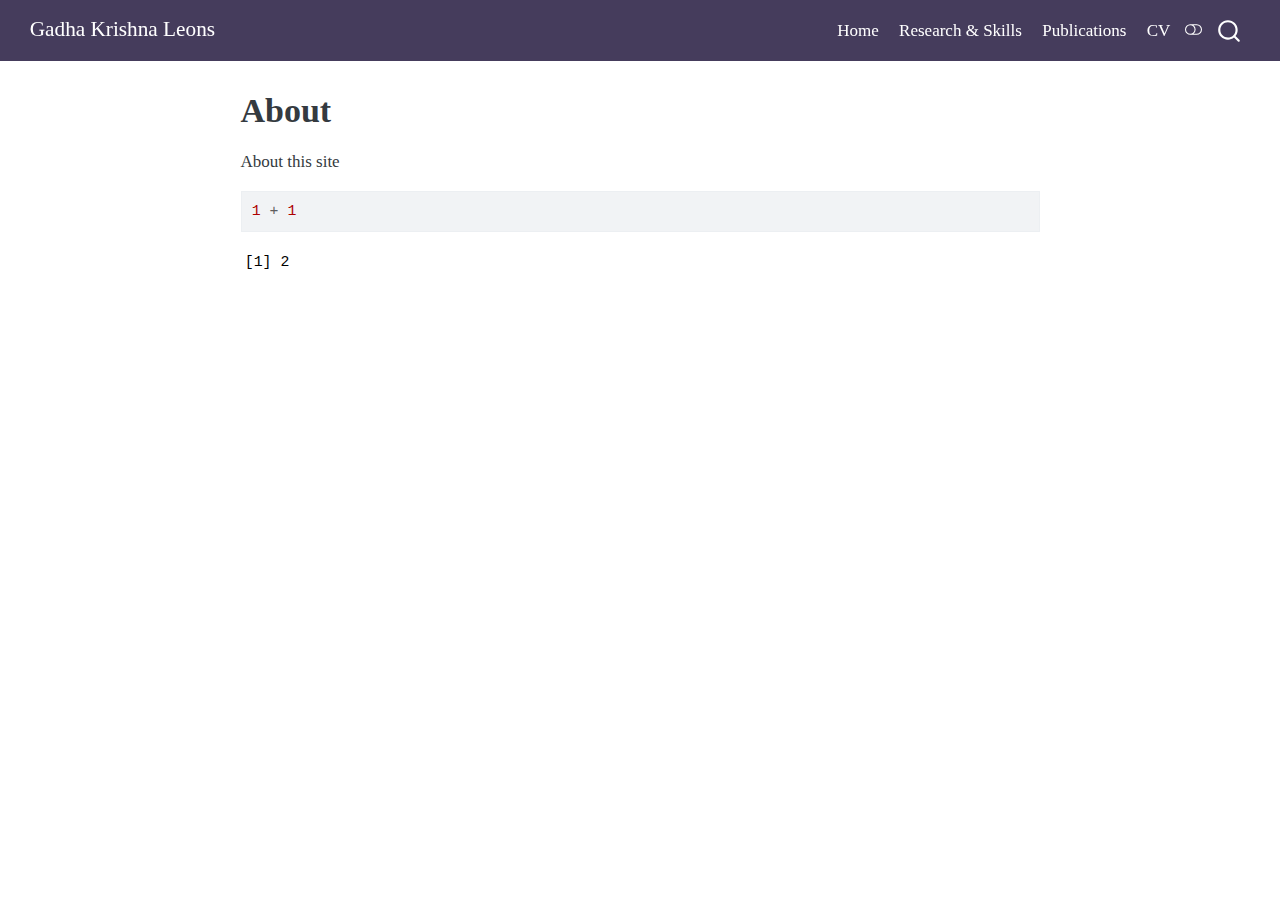
<file: docs/about.html>
<!DOCTYPE html>
<html xmlns="http://www.w3.org/1999/xhtml" lang="en" xml:lang="en"><head>

<meta charset="utf-8">
<meta name="generator" content="quarto-1.6.42">

<meta name="viewport" content="width=device-width, initial-scale=1.0, user-scalable=yes">


<title>About – Gadha Krishna Leons</title>
<style>
code{white-space: pre-wrap;}
span.smallcaps{font-variant: small-caps;}
div.columns{display: flex; gap: min(4vw, 1.5em);}
div.column{flex: auto; overflow-x: auto;}
div.hanging-indent{margin-left: 1.5em; text-indent: -1.5em;}
ul.task-list{list-style: none;}
ul.task-list li input[type="checkbox"] {
  width: 0.8em;
  margin: 0 0.8em 0.2em -1em; /* quarto-specific, see https://github.com/quarto-dev/quarto-cli/issues/4556 */ 
  vertical-align: middle;
}
/* CSS for syntax highlighting */
pre > code.sourceCode { white-space: pre; position: relative; }
pre > code.sourceCode > span { line-height: 1.25; }
pre > code.sourceCode > span:empty { height: 1.2em; }
.sourceCode { overflow: visible; }
code.sourceCode > span { color: inherit; text-decoration: inherit; }
div.sourceCode { margin: 1em 0; }
pre.sourceCode { margin: 0; }
@media screen {
div.sourceCode { overflow: auto; }
}
@media print {
pre > code.sourceCode { white-space: pre-wrap; }
pre > code.sourceCode > span { display: inline-block; text-indent: -5em; padding-left: 5em; }
}
pre.numberSource code
  { counter-reset: source-line 0; }
pre.numberSource code > span
  { position: relative; left: -4em; counter-increment: source-line; }
pre.numberSource code > span > a:first-child::before
  { content: counter(source-line);
    position: relative; left: -1em; text-align: right; vertical-align: baseline;
    border: none; display: inline-block;
    -webkit-touch-callout: none; -webkit-user-select: none;
    -khtml-user-select: none; -moz-user-select: none;
    -ms-user-select: none; user-select: none;
    padding: 0 4px; width: 4em;
  }
pre.numberSource { margin-left: 3em;  padding-left: 4px; }
div.sourceCode
  {   }
@media screen {
pre > code.sourceCode > span > a:first-child::before { text-decoration: underline; }
}
</style>


<script src="site_libs/quarto-nav/quarto-nav.js"></script>
<script src="site_libs/quarto-nav/headroom.min.js"></script>
<script src="site_libs/clipboard/clipboard.min.js"></script>
<script src="site_libs/quarto-search/autocomplete.umd.js"></script>
<script src="site_libs/quarto-search/fuse.min.js"></script>
<script src="site_libs/quarto-search/quarto-search.js"></script>
<meta name="quarto:offset" content="./">
<script src="site_libs/quarto-html/quarto.js"></script>
<script src="site_libs/quarto-html/popper.min.js"></script>
<script src="site_libs/quarto-html/tippy.umd.min.js"></script>
<script src="site_libs/quarto-html/anchor.min.js"></script>
<link href="site_libs/quarto-html/tippy.css" rel="stylesheet">
<link href="site_libs/quarto-html/quarto-syntax-highlighting-2f5df379a58b258e96c21c0638c20c03.css" rel="stylesheet" class="quarto-color-scheme" id="quarto-text-highlighting-styles">
<link href="site_libs/quarto-html/quarto-syntax-highlighting-dark-b53751a350365c71b6c909e95f209ed1.css" rel="prefetch" class="quarto-color-scheme quarto-color-alternate" id="quarto-text-highlighting-styles">
<script src="site_libs/bootstrap/bootstrap.min.js"></script>
<link href="site_libs/bootstrap/bootstrap-icons.css" rel="stylesheet">
<link href="site_libs/bootstrap/bootstrap-1e4edef892449dc029720d6620724f97.min.css" rel="stylesheet" append-hash="true" class="quarto-color-scheme" id="quarto-bootstrap" data-mode="light">
<link href="site_libs/bootstrap/bootstrap-dark-8c7e89bd4baaa011ddb6ead6051b757b.min.css" rel="prefetch" append-hash="true" class="quarto-color-scheme quarto-color-alternate" id="quarto-bootstrap" data-mode="dark">
<script id="quarto-search-options" type="application/json">{
  "location": "navbar",
  "copy-button": false,
  "collapse-after": 3,
  "panel-placement": "end",
  "type": "overlay",
  "limit": 50,
  "keyboard-shortcut": [
    "f",
    "/",
    "s"
  ],
  "show-item-context": false,
  "language": {
    "search-no-results-text": "No results",
    "search-matching-documents-text": "matching documents",
    "search-copy-link-title": "Copy link to search",
    "search-hide-matches-text": "Hide additional matches",
    "search-more-match-text": "more match in this document",
    "search-more-matches-text": "more matches in this document",
    "search-clear-button-title": "Clear",
    "search-text-placeholder": "",
    "search-detached-cancel-button-title": "Cancel",
    "search-submit-button-title": "Submit",
    "search-label": "Search"
  }
}</script>


<link rel="stylesheet" href="styles.css">
</head>

<body class="nav-fixed fullcontent">

<div id="quarto-search-results"></div>
  <header id="quarto-header" class="headroom fixed-top">
    <nav class="navbar navbar-expand-lg " data-bs-theme="dark">
      <div class="navbar-container container-fluid">
      <div class="navbar-brand-container mx-auto">
    <a class="navbar-brand" href="./index.html">
    <span class="navbar-title">Gadha Krishna Leons</span>
    </a>
  </div>
            <div id="quarto-search" class="" title="Search"></div>
          <button class="navbar-toggler" type="button" data-bs-toggle="collapse" data-bs-target="#navbarCollapse" aria-controls="navbarCollapse" role="menu" aria-expanded="false" aria-label="Toggle navigation" onclick="if (window.quartoToggleHeadroom) { window.quartoToggleHeadroom(); }">
  <span class="navbar-toggler-icon"></span>
</button>
          <div class="collapse navbar-collapse" id="navbarCollapse">
            <ul class="navbar-nav navbar-nav-scroll ms-auto">
  <li class="nav-item">
    <a class="nav-link" href="./index.html"> 
<span class="menu-text">Home</span></a>
  </li>  
  <li class="nav-item">
    <a class="nav-link" href="./research.html"> 
<span class="menu-text">Research &amp; Skills</span></a>
  </li>  
  <li class="nav-item">
    <a class="nav-link" href="./publications.html"> 
<span class="menu-text">Publications</span></a>
  </li>  
  <li class="nav-item">
    <a class="nav-link" href="./cv.pdf"> 
<span class="menu-text">CV</span></a>
  </li>  
</ul>
          </div> <!-- /navcollapse -->
            <div class="quarto-navbar-tools">
  <a href="" class="quarto-color-scheme-toggle quarto-navigation-tool  px-1" onclick="window.quartoToggleColorScheme(); return false;" title="Toggle dark mode"><i class="bi"></i></a>
</div>
      </div> <!-- /container-fluid -->
    </nav>
</header>
<!-- content -->
<div id="quarto-content" class="quarto-container page-columns page-rows-contents page-layout-article page-navbar">
<!-- sidebar -->
<!-- margin-sidebar -->
    
<!-- main -->
<main class="content" id="quarto-document-content">

<header id="title-block-header" class="quarto-title-block default">
<div class="quarto-title">
<h1 class="title">About</h1>
</div>



<div class="quarto-title-meta">

    
  
    
  </div>
  


</header>


<p>About this site</p>
<div class="cell">
<div class="sourceCode cell-code" id="cb1"><pre class="sourceCode r code-with-copy"><code class="sourceCode r"><span id="cb1-1"><a href="#cb1-1" aria-hidden="true" tabindex="-1"></a><span class="dv">1</span> <span class="sc">+</span> <span class="dv">1</span></span></code><button title="Copy to Clipboard" class="code-copy-button"><i class="bi"></i></button></pre></div>
<div class="cell-output cell-output-stdout">
<pre><code>[1] 2</code></pre>
</div>
</div>



</main> <!-- /main -->
<script id="quarto-html-after-body" type="application/javascript">
window.document.addEventListener("DOMContentLoaded", function (event) {
  const toggleBodyColorMode = (bsSheetEl) => {
    const mode = bsSheetEl.getAttribute("data-mode");
    const bodyEl = window.document.querySelector("body");
    if (mode === "dark") {
      bodyEl.classList.add("quarto-dark");
      bodyEl.classList.remove("quarto-light");
    } else {
      bodyEl.classList.add("quarto-light");
      bodyEl.classList.remove("quarto-dark");
    }
  }
  const toggleBodyColorPrimary = () => {
    const bsSheetEl = window.document.querySelector("link#quarto-bootstrap");
    if (bsSheetEl) {
      toggleBodyColorMode(bsSheetEl);
    }
  }
  toggleBodyColorPrimary();  
  const disableStylesheet = (stylesheets) => {
    for (let i=0; i < stylesheets.length; i++) {
      const stylesheet = stylesheets[i];
      stylesheet.rel = 'prefetch';
    }
  }
  const enableStylesheet = (stylesheets) => {
    for (let i=0; i < stylesheets.length; i++) {
      const stylesheet = stylesheets[i];
      stylesheet.rel = 'stylesheet';
    }
  }
  const manageTransitions = (selector, allowTransitions) => {
    const els = window.document.querySelectorAll(selector);
    for (let i=0; i < els.length; i++) {
      const el = els[i];
      if (allowTransitions) {
        el.classList.remove('notransition');
      } else {
        el.classList.add('notransition');
      }
    }
  }
  const toggleGiscusIfUsed = (isAlternate, darkModeDefault) => {
    const baseTheme = document.querySelector('#giscus-base-theme')?.value ?? 'light';
    const alternateTheme = document.querySelector('#giscus-alt-theme')?.value ?? 'dark';
    let newTheme = '';
    if(darkModeDefault) {
      newTheme = isAlternate ? baseTheme : alternateTheme;
    } else {
      newTheme = isAlternate ? alternateTheme : baseTheme;
    }
    const changeGiscusTheme = () => {
      // From: https://github.com/giscus/giscus/issues/336
      const sendMessage = (message) => {
        const iframe = document.querySelector('iframe.giscus-frame');
        if (!iframe) return;
        iframe.contentWindow.postMessage({ giscus: message }, 'https://giscus.app');
      }
      sendMessage({
        setConfig: {
          theme: newTheme
        }
      });
    }
    const isGiscussLoaded = window.document.querySelector('iframe.giscus-frame') !== null;
    if (isGiscussLoaded) {
      changeGiscusTheme();
    }
  }
  const toggleColorMode = (alternate) => {
    // Switch the stylesheets
    const alternateStylesheets = window.document.querySelectorAll('link.quarto-color-scheme.quarto-color-alternate');
    manageTransitions('#quarto-margin-sidebar .nav-link', false);
    if (alternate) {
      enableStylesheet(alternateStylesheets);
      for (const sheetNode of alternateStylesheets) {
        if (sheetNode.id === "quarto-bootstrap") {
          toggleBodyColorMode(sheetNode);
        }
      }
    } else {
      disableStylesheet(alternateStylesheets);
      toggleBodyColorPrimary();
    }
    manageTransitions('#quarto-margin-sidebar .nav-link', true);
    // Switch the toggles
    const toggles = window.document.querySelectorAll('.quarto-color-scheme-toggle');
    for (let i=0; i < toggles.length; i++) {
      const toggle = toggles[i];
      if (toggle) {
        if (alternate) {
          toggle.classList.add("alternate");     
        } else {
          toggle.classList.remove("alternate");
        }
      }
    }
    // Hack to workaround the fact that safari doesn't
    // properly recolor the scrollbar when toggling (#1455)
    if (navigator.userAgent.indexOf('Safari') > 0 && navigator.userAgent.indexOf('Chrome') == -1) {
      manageTransitions("body", false);
      window.scrollTo(0, 1);
      setTimeout(() => {
        window.scrollTo(0, 0);
        manageTransitions("body", true);
      }, 40);  
    }
  }
  const isFileUrl = () => { 
    return window.location.protocol === 'file:';
  }
  const hasAlternateSentinel = () => {  
    let styleSentinel = getColorSchemeSentinel();
    if (styleSentinel !== null) {
      return styleSentinel === "alternate";
    } else {
      return false;
    }
  }
  const setStyleSentinel = (alternate) => {
    const value = alternate ? "alternate" : "default";
    if (!isFileUrl()) {
      window.localStorage.setItem("quarto-color-scheme", value);
    } else {
      localAlternateSentinel = value;
    }
  }
  const getColorSchemeSentinel = () => {
    if (!isFileUrl()) {
      const storageValue = window.localStorage.getItem("quarto-color-scheme");
      return storageValue != null ? storageValue : localAlternateSentinel;
    } else {
      return localAlternateSentinel;
    }
  }
  const darkModeDefault = false;
  let localAlternateSentinel = darkModeDefault ? 'alternate' : 'default';
  // Dark / light mode switch
  window.quartoToggleColorScheme = () => {
    // Read the current dark / light value 
    let toAlternate = !hasAlternateSentinel();
    toggleColorMode(toAlternate);
    setStyleSentinel(toAlternate);
    toggleGiscusIfUsed(toAlternate, darkModeDefault);
  };
  // Ensure there is a toggle, if there isn't float one in the top right
  if (window.document.querySelector('.quarto-color-scheme-toggle') === null) {
    const a = window.document.createElement('a');
    a.classList.add('top-right');
    a.classList.add('quarto-color-scheme-toggle');
    a.href = "";
    a.onclick = function() { try { window.quartoToggleColorScheme(); } catch {} return false; };
    const i = window.document.createElement("i");
    i.classList.add('bi');
    a.appendChild(i);
    window.document.body.appendChild(a);
  }
  // Switch to dark mode if need be
  if (hasAlternateSentinel()) {
    toggleColorMode(true);
  } else {
    toggleColorMode(false);
  }
  const icon = "";
  const anchorJS = new window.AnchorJS();
  anchorJS.options = {
    placement: 'right',
    icon: icon
  };
  anchorJS.add('.anchored');
  const isCodeAnnotation = (el) => {
    for (const clz of el.classList) {
      if (clz.startsWith('code-annotation-')) {                     
        return true;
      }
    }
    return false;
  }
  const onCopySuccess = function(e) {
    // button target
    const button = e.trigger;
    // don't keep focus
    button.blur();
    // flash "checked"
    button.classList.add('code-copy-button-checked');
    var currentTitle = button.getAttribute("title");
    button.setAttribute("title", "Copied!");
    let tooltip;
    if (window.bootstrap) {
      button.setAttribute("data-bs-toggle", "tooltip");
      button.setAttribute("data-bs-placement", "left");
      button.setAttribute("data-bs-title", "Copied!");
      tooltip = new bootstrap.Tooltip(button, 
        { trigger: "manual", 
          customClass: "code-copy-button-tooltip",
          offset: [0, -8]});
      tooltip.show();    
    }
    setTimeout(function() {
      if (tooltip) {
        tooltip.hide();
        button.removeAttribute("data-bs-title");
        button.removeAttribute("data-bs-toggle");
        button.removeAttribute("data-bs-placement");
      }
      button.setAttribute("title", currentTitle);
      button.classList.remove('code-copy-button-checked');
    }, 1000);
    // clear code selection
    e.clearSelection();
  }
  const getTextToCopy = function(trigger) {
      const codeEl = trigger.previousElementSibling.cloneNode(true);
      for (const childEl of codeEl.children) {
        if (isCodeAnnotation(childEl)) {
          childEl.remove();
        }
      }
      return codeEl.innerText;
  }
  const clipboard = new window.ClipboardJS('.code-copy-button:not([data-in-quarto-modal])', {
    text: getTextToCopy
  });
  clipboard.on('success', onCopySuccess);
  if (window.document.getElementById('quarto-embedded-source-code-modal')) {
    const clipboardModal = new window.ClipboardJS('.code-copy-button[data-in-quarto-modal]', {
      text: getTextToCopy,
      container: window.document.getElementById('quarto-embedded-source-code-modal')
    });
    clipboardModal.on('success', onCopySuccess);
  }
    var localhostRegex = new RegExp(/^(?:http|https):\/\/localhost\:?[0-9]*\//);
    var mailtoRegex = new RegExp(/^mailto:/);
      var filterRegex = new RegExp("https:\/\/gadhak\.github\.io\/gadha_portfolio\/");
    var isInternal = (href) => {
        return filterRegex.test(href) || localhostRegex.test(href) || mailtoRegex.test(href);
    }
    // Inspect non-navigation links and adorn them if external
 	var links = window.document.querySelectorAll('a[href]:not(.nav-link):not(.navbar-brand):not(.toc-action):not(.sidebar-link):not(.sidebar-item-toggle):not(.pagination-link):not(.no-external):not([aria-hidden]):not(.dropdown-item):not(.quarto-navigation-tool):not(.about-link)');
    for (var i=0; i<links.length; i++) {
      const link = links[i];
      if (!isInternal(link.href)) {
        // undo the damage that might have been done by quarto-nav.js in the case of
        // links that we want to consider external
        if (link.dataset.originalHref !== undefined) {
          link.href = link.dataset.originalHref;
        }
      }
    }
  function tippyHover(el, contentFn, onTriggerFn, onUntriggerFn) {
    const config = {
      allowHTML: true,
      maxWidth: 500,
      delay: 100,
      arrow: false,
      appendTo: function(el) {
          return el.parentElement;
      },
      interactive: true,
      interactiveBorder: 10,
      theme: 'quarto',
      placement: 'bottom-start',
    };
    if (contentFn) {
      config.content = contentFn;
    }
    if (onTriggerFn) {
      config.onTrigger = onTriggerFn;
    }
    if (onUntriggerFn) {
      config.onUntrigger = onUntriggerFn;
    }
    window.tippy(el, config); 
  }
  const noterefs = window.document.querySelectorAll('a[role="doc-noteref"]');
  for (var i=0; i<noterefs.length; i++) {
    const ref = noterefs[i];
    tippyHover(ref, function() {
      // use id or data attribute instead here
      let href = ref.getAttribute('data-footnote-href') || ref.getAttribute('href');
      try { href = new URL(href).hash; } catch {}
      const id = href.replace(/^#\/?/, "");
      const note = window.document.getElementById(id);
      if (note) {
        return note.innerHTML;
      } else {
        return "";
      }
    });
  }
  const xrefs = window.document.querySelectorAll('a.quarto-xref');
  const processXRef = (id, note) => {
    // Strip column container classes
    const stripColumnClz = (el) => {
      el.classList.remove("page-full", "page-columns");
      if (el.children) {
        for (const child of el.children) {
          stripColumnClz(child);
        }
      }
    }
    stripColumnClz(note)
    if (id === null || id.startsWith('sec-')) {
      // Special case sections, only their first couple elements
      const container = document.createElement("div");
      if (note.children && note.children.length > 2) {
        container.appendChild(note.children[0].cloneNode(true));
        for (let i = 1; i < note.children.length; i++) {
          const child = note.children[i];
          if (child.tagName === "P" && child.innerText === "") {
            continue;
          } else {
            container.appendChild(child.cloneNode(true));
            break;
          }
        }
        if (window.Quarto?.typesetMath) {
          window.Quarto.typesetMath(container);
        }
        return container.innerHTML
      } else {
        if (window.Quarto?.typesetMath) {
          window.Quarto.typesetMath(note);
        }
        return note.innerHTML;
      }
    } else {
      // Remove any anchor links if they are present
      const anchorLink = note.querySelector('a.anchorjs-link');
      if (anchorLink) {
        anchorLink.remove();
      }
      if (window.Quarto?.typesetMath) {
        window.Quarto.typesetMath(note);
      }
      if (note.classList.contains("callout")) {
        return note.outerHTML;
      } else {
        return note.innerHTML;
      }
    }
  }
  for (var i=0; i<xrefs.length; i++) {
    const xref = xrefs[i];
    tippyHover(xref, undefined, function(instance) {
      instance.disable();
      let url = xref.getAttribute('href');
      let hash = undefined; 
      if (url.startsWith('#')) {
        hash = url;
      } else {
        try { hash = new URL(url).hash; } catch {}
      }
      if (hash) {
        const id = hash.replace(/^#\/?/, "");
        const note = window.document.getElementById(id);
        if (note !== null) {
          try {
            const html = processXRef(id, note.cloneNode(true));
            instance.setContent(html);
          } finally {
            instance.enable();
            instance.show();
          }
        } else {
          // See if we can fetch this
          fetch(url.split('#')[0])
          .then(res => res.text())
          .then(html => {
            const parser = new DOMParser();
            const htmlDoc = parser.parseFromString(html, "text/html");
            const note = htmlDoc.getElementById(id);
            if (note !== null) {
              const html = processXRef(id, note);
              instance.setContent(html);
            } 
          }).finally(() => {
            instance.enable();
            instance.show();
          });
        }
      } else {
        // See if we can fetch a full url (with no hash to target)
        // This is a special case and we should probably do some content thinning / targeting
        fetch(url)
        .then(res => res.text())
        .then(html => {
          const parser = new DOMParser();
          const htmlDoc = parser.parseFromString(html, "text/html");
          const note = htmlDoc.querySelector('main.content');
          if (note !== null) {
            // This should only happen for chapter cross references
            // (since there is no id in the URL)
            // remove the first header
            if (note.children.length > 0 && note.children[0].tagName === "HEADER") {
              note.children[0].remove();
            }
            const html = processXRef(null, note);
            instance.setContent(html);
          } 
        }).finally(() => {
          instance.enable();
          instance.show();
        });
      }
    }, function(instance) {
    });
  }
      let selectedAnnoteEl;
      const selectorForAnnotation = ( cell, annotation) => {
        let cellAttr = 'data-code-cell="' + cell + '"';
        let lineAttr = 'data-code-annotation="' +  annotation + '"';
        const selector = 'span[' + cellAttr + '][' + lineAttr + ']';
        return selector;
      }
      const selectCodeLines = (annoteEl) => {
        const doc = window.document;
        const targetCell = annoteEl.getAttribute("data-target-cell");
        const targetAnnotation = annoteEl.getAttribute("data-target-annotation");
        const annoteSpan = window.document.querySelector(selectorForAnnotation(targetCell, targetAnnotation));
        const lines = annoteSpan.getAttribute("data-code-lines").split(",");
        const lineIds = lines.map((line) => {
          return targetCell + "-" + line;
        })
        let top = null;
        let height = null;
        let parent = null;
        if (lineIds.length > 0) {
            //compute the position of the single el (top and bottom and make a div)
            const el = window.document.getElementById(lineIds[0]);
            top = el.offsetTop;
            height = el.offsetHeight;
            parent = el.parentElement.parentElement;
          if (lineIds.length > 1) {
            const lastEl = window.document.getElementById(lineIds[lineIds.length - 1]);
            const bottom = lastEl.offsetTop + lastEl.offsetHeight;
            height = bottom - top;
          }
          if (top !== null && height !== null && parent !== null) {
            // cook up a div (if necessary) and position it 
            let div = window.document.getElementById("code-annotation-line-highlight");
            if (div === null) {
              div = window.document.createElement("div");
              div.setAttribute("id", "code-annotation-line-highlight");
              div.style.position = 'absolute';
              parent.appendChild(div);
            }
            div.style.top = top - 2 + "px";
            div.style.height = height + 4 + "px";
            div.style.left = 0;
            let gutterDiv = window.document.getElementById("code-annotation-line-highlight-gutter");
            if (gutterDiv === null) {
              gutterDiv = window.document.createElement("div");
              gutterDiv.setAttribute("id", "code-annotation-line-highlight-gutter");
              gutterDiv.style.position = 'absolute';
              const codeCell = window.document.getElementById(targetCell);
              const gutter = codeCell.querySelector('.code-annotation-gutter');
              gutter.appendChild(gutterDiv);
            }
            gutterDiv.style.top = top - 2 + "px";
            gutterDiv.style.height = height + 4 + "px";
          }
          selectedAnnoteEl = annoteEl;
        }
      };
      const unselectCodeLines = () => {
        const elementsIds = ["code-annotation-line-highlight", "code-annotation-line-highlight-gutter"];
        elementsIds.forEach((elId) => {
          const div = window.document.getElementById(elId);
          if (div) {
            div.remove();
          }
        });
        selectedAnnoteEl = undefined;
      };
        // Handle positioning of the toggle
    window.addEventListener(
      "resize",
      throttle(() => {
        elRect = undefined;
        if (selectedAnnoteEl) {
          selectCodeLines(selectedAnnoteEl);
        }
      }, 10)
    );
    function throttle(fn, ms) {
    let throttle = false;
    let timer;
      return (...args) => {
        if(!throttle) { // first call gets through
            fn.apply(this, args);
            throttle = true;
        } else { // all the others get throttled
            if(timer) clearTimeout(timer); // cancel #2
            timer = setTimeout(() => {
              fn.apply(this, args);
              timer = throttle = false;
            }, ms);
        }
      };
    }
      // Attach click handler to the DT
      const annoteDls = window.document.querySelectorAll('dt[data-target-cell]');
      for (const annoteDlNode of annoteDls) {
        annoteDlNode.addEventListener('click', (event) => {
          const clickedEl = event.target;
          if (clickedEl !== selectedAnnoteEl) {
            unselectCodeLines();
            const activeEl = window.document.querySelector('dt[data-target-cell].code-annotation-active');
            if (activeEl) {
              activeEl.classList.remove('code-annotation-active');
            }
            selectCodeLines(clickedEl);
            clickedEl.classList.add('code-annotation-active');
          } else {
            // Unselect the line
            unselectCodeLines();
            clickedEl.classList.remove('code-annotation-active');
          }
        });
      }
  const findCites = (el) => {
    const parentEl = el.parentElement;
    if (parentEl) {
      const cites = parentEl.dataset.cites;
      if (cites) {
        return {
          el,
          cites: cites.split(' ')
        };
      } else {
        return findCites(el.parentElement)
      }
    } else {
      return undefined;
    }
  };
  var bibliorefs = window.document.querySelectorAll('a[role="doc-biblioref"]');
  for (var i=0; i<bibliorefs.length; i++) {
    const ref = bibliorefs[i];
    const citeInfo = findCites(ref);
    if (citeInfo) {
      tippyHover(citeInfo.el, function() {
        var popup = window.document.createElement('div');
        citeInfo.cites.forEach(function(cite) {
          var citeDiv = window.document.createElement('div');
          citeDiv.classList.add('hanging-indent');
          citeDiv.classList.add('csl-entry');
          var biblioDiv = window.document.getElementById('ref-' + cite);
          if (biblioDiv) {
            citeDiv.innerHTML = biblioDiv.innerHTML;
          }
          popup.appendChild(citeDiv);
        });
        return popup.innerHTML;
      });
    }
  }
});
</script>
</div> <!-- /content -->




</body></html>
</file>
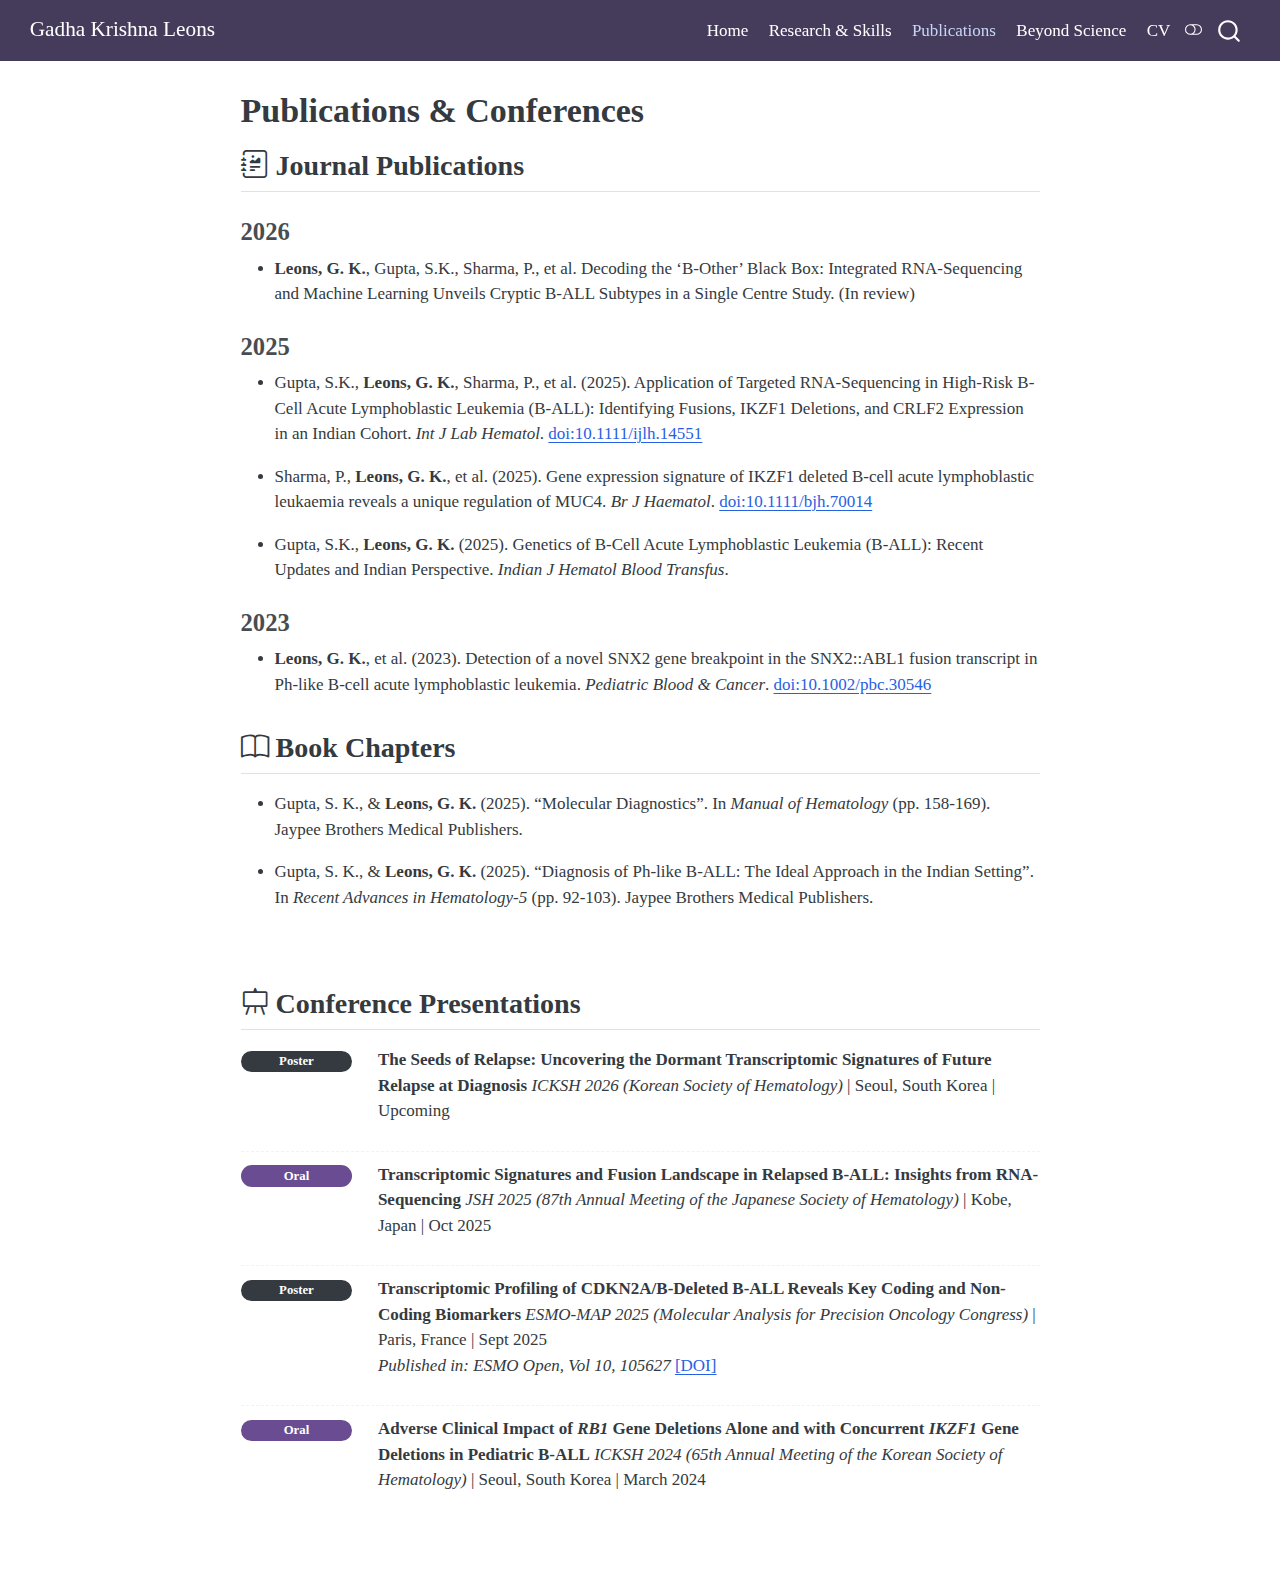
<file: docs/publications.html>
<!DOCTYPE html>
<html xmlns="http://www.w3.org/1999/xhtml" lang="en" xml:lang="en"><head>

<meta charset="utf-8">
<meta name="generator" content="quarto-1.6.42">

<meta name="viewport" content="width=device-width, initial-scale=1.0, user-scalable=yes">


<title>Publications &amp; Conferences – Gadha Krishna Leons</title>
<style>
code{white-space: pre-wrap;}
span.smallcaps{font-variant: small-caps;}
div.columns{display: flex; gap: min(4vw, 1.5em);}
div.column{flex: auto; overflow-x: auto;}
div.hanging-indent{margin-left: 1.5em; text-indent: -1.5em;}
ul.task-list{list-style: none;}
ul.task-list li input[type="checkbox"] {
  width: 0.8em;
  margin: 0 0.8em 0.2em -1em; /* quarto-specific, see https://github.com/quarto-dev/quarto-cli/issues/4556 */ 
  vertical-align: middle;
}
</style>


<script src="site_libs/quarto-nav/quarto-nav.js"></script>
<script src="site_libs/quarto-nav/headroom.min.js"></script>
<script src="site_libs/clipboard/clipboard.min.js"></script>
<script src="site_libs/quarto-search/autocomplete.umd.js"></script>
<script src="site_libs/quarto-search/fuse.min.js"></script>
<script src="site_libs/quarto-search/quarto-search.js"></script>
<meta name="quarto:offset" content="./">
<script src="site_libs/quarto-html/quarto.js"></script>
<script src="site_libs/quarto-html/popper.min.js"></script>
<script src="site_libs/quarto-html/tippy.umd.min.js"></script>
<script src="site_libs/quarto-html/anchor.min.js"></script>
<link href="site_libs/quarto-html/tippy.css" rel="stylesheet">
<link href="site_libs/quarto-html/quarto-syntax-highlighting-2f5df379a58b258e96c21c0638c20c03.css" rel="stylesheet" class="quarto-color-scheme" id="quarto-text-highlighting-styles">
<link href="site_libs/quarto-html/quarto-syntax-highlighting-dark-b53751a350365c71b6c909e95f209ed1.css" rel="prefetch" class="quarto-color-scheme quarto-color-alternate" id="quarto-text-highlighting-styles">
<script src="site_libs/bootstrap/bootstrap.min.js"></script>
<link href="site_libs/bootstrap/bootstrap-icons.css" rel="stylesheet">
<link href="site_libs/bootstrap/bootstrap-1e4edef892449dc029720d6620724f97.min.css" rel="stylesheet" append-hash="true" class="quarto-color-scheme" id="quarto-bootstrap" data-mode="light">
<link href="site_libs/bootstrap/bootstrap-dark-8c7e89bd4baaa011ddb6ead6051b757b.min.css" rel="prefetch" append-hash="true" class="quarto-color-scheme quarto-color-alternate" id="quarto-bootstrap" data-mode="dark">
<script id="quarto-search-options" type="application/json">{
  "location": "navbar",
  "copy-button": false,
  "collapse-after": 3,
  "panel-placement": "end",
  "type": "overlay",
  "limit": 50,
  "keyboard-shortcut": [
    "f",
    "/",
    "s"
  ],
  "show-item-context": false,
  "language": {
    "search-no-results-text": "No results",
    "search-matching-documents-text": "matching documents",
    "search-copy-link-title": "Copy link to search",
    "search-hide-matches-text": "Hide additional matches",
    "search-more-match-text": "more match in this document",
    "search-more-matches-text": "more matches in this document",
    "search-clear-button-title": "Clear",
    "search-text-placeholder": "",
    "search-detached-cancel-button-title": "Cancel",
    "search-submit-button-title": "Submit",
    "search-label": "Search"
  }
}</script>


<link rel="stylesheet" href="styles.css">
</head>

<body class="nav-fixed fullcontent">

<div id="quarto-search-results"></div>
  <header id="quarto-header" class="headroom fixed-top">
    <nav class="navbar navbar-expand-lg " data-bs-theme="dark">
      <div class="navbar-container container-fluid">
      <div class="navbar-brand-container mx-auto">
    <a class="navbar-brand" href="./index.html">
    <span class="navbar-title">Gadha Krishna Leons</span>
    </a>
  </div>
            <div id="quarto-search" class="" title="Search"></div>
          <button class="navbar-toggler" type="button" data-bs-toggle="collapse" data-bs-target="#navbarCollapse" aria-controls="navbarCollapse" role="menu" aria-expanded="false" aria-label="Toggle navigation" onclick="if (window.quartoToggleHeadroom) { window.quartoToggleHeadroom(); }">
  <span class="navbar-toggler-icon"></span>
</button>
          <div class="collapse navbar-collapse" id="navbarCollapse">
            <ul class="navbar-nav navbar-nav-scroll ms-auto">
  <li class="nav-item">
    <a class="nav-link" href="./index.html"> 
<span class="menu-text">Home</span></a>
  </li>  
  <li class="nav-item">
    <a class="nav-link" href="./research.html"> 
<span class="menu-text">Research &amp; Skills</span></a>
  </li>  
  <li class="nav-item">
    <a class="nav-link active" href="./publications.html" aria-current="page"> 
<span class="menu-text">Publications</span></a>
  </li>  
  <li class="nav-item">
    <a class="nav-link" href="./extracurricular.html"> 
<span class="menu-text">Beyond Science</span></a>
  </li>  
  <li class="nav-item">
    <a class="nav-link" href="./cv.pdf"> 
<span class="menu-text">CV</span></a>
  </li>  
</ul>
          </div> <!-- /navcollapse -->
            <div class="quarto-navbar-tools">
  <a href="" class="quarto-color-scheme-toggle quarto-navigation-tool  px-1" onclick="window.quartoToggleColorScheme(); return false;" title="Toggle dark mode"><i class="bi"></i></a>
</div>
      </div> <!-- /container-fluid -->
    </nav>
</header>
<!-- content -->
<div id="quarto-content" class="quarto-container page-columns page-rows-contents page-layout-article page-navbar">
<!-- sidebar -->
<!-- margin-sidebar -->
    
<!-- main -->
<main class="content" id="quarto-document-content">

<header id="title-block-header" class="quarto-title-block default">
<div class="quarto-title">
<h1 class="title">Publications &amp; Conferences</h1>
</div>



<div class="quarto-title-meta">

    
  
    
  </div>
  


</header>


<section id="journal-publications" class="level2">
<h2 class="anchored" data-anchor-id="journal-publications"><i class="bi bi-journal-richtext"></i> Journal Publications</h2>
<section id="section" class="level3">
<h3 class="anchored" data-anchor-id="section">2026</h3>
<ul>
<li><strong>Leons, G. K.</strong>, Gupta, S.K., Sharma, P., et al.&nbsp;Decoding the ‘B-Other’ Black Box: Integrated RNA-Sequencing and Machine Learning Unveils Cryptic B-ALL Subtypes in a Single Centre Study. (In review)</li>
</ul>
</section>
<section id="section-1" class="level3">
<h3 class="anchored" data-anchor-id="section-1">2025</h3>
<ul>
<li><p>Gupta, S.K., <strong>Leons, G. K.</strong>, Sharma, P., et al.&nbsp;(2025). Application of Targeted RNA-Sequencing in High-Risk B-Cell Acute Lymphoblastic Leukemia (B-ALL): Identifying Fusions, IKZF1 Deletions, and CRLF2 Expression in an Indian Cohort. <em>Int J Lab Hematol</em>. <a href="https://doi.org/10.1111/ijlh.14551">doi:10.1111/ijlh.14551</a></p></li>
<li><p>Sharma, P., <strong>Leons, G. K.</strong>, et al.&nbsp;(2025). Gene expression signature of IKZF1 deleted B-cell acute lymphoblastic leukaemia reveals a unique regulation of MUC4. <em>Br J Haematol</em>. <a href="https://doi.org/10.1111/bjh.70014">doi:10.1111/bjh.70014</a></p></li>
<li><p>Gupta, S.K., <strong>Leons, G. K.</strong> (2025). Genetics of B-Cell Acute Lymphoblastic Leukemia (B-ALL): Recent Updates and Indian Perspective. <em>Indian J Hematol Blood Transfus</em>.</p></li>
</ul>
</section>
<section id="section-2" class="level3">
<h3 class="anchored" data-anchor-id="section-2">2023</h3>
<ul>
<li><strong>Leons, G. K.</strong>, et al.&nbsp;(2023). Detection of a novel SNX2 gene breakpoint in the SNX2::ABL1 fusion transcript in Ph-like B-cell acute lymphoblastic leukemia. <em>Pediatric Blood &amp; Cancer</em>. <a href="https://doi.org/10.1002/pbc.30546">doi:10.1002/pbc.30546</a></li>
</ul>
</section>
</section>
<section id="book-chapters" class="level2">
<h2 class="anchored" data-anchor-id="book-chapters"><i class="bi bi-book"></i> Book Chapters</h2>
<ul>
<li><p>Gupta, S. K., &amp; <strong>Leons, G. K.</strong> (2025). “Molecular Diagnostics”. In <em>Manual of Hematology</em> (pp.&nbsp;158-169). Jaypee Brothers Medical Publishers.</p></li>
<li><p>Gupta, S. K., &amp; <strong>Leons, G. K.</strong> (2025). “Diagnosis of Ph-like B-ALL: The Ideal Approach in the Indian Setting”. In <em>Recent Advances in Hematology-5</em> (pp.&nbsp;92-103). Jaypee Brothers Medical Publishers.</p></li>
</ul>
<p><br></p>
</section>
<section id="conference-presentations" class="level2">
<h2 class="anchored" data-anchor-id="conference-presentations"><i class="bi bi-easel"></i>️ Conference Presentations</h2>
<div class="grid">
<div class="g-col-2">
<p><span class="badge rounded-pill bg-secondary" style="background-color: #95a5a6; color: white; width: 100%;">Poster</span></p>
</div>
<div class="g-col-10">
<p><strong>The Seeds of Relapse: Uncovering the Dormant Transcriptomic Signatures of Future Relapse at Diagnosis</strong> <em>ICKSH 2026 (Korean Society of Hematology)</em> | Seoul, South Korea | Upcoming</p>
</div>
</div>
<hr style="border-top: 1px dashed #ccc; margin: 10px 0;">
<div class="grid">
<div class="g-col-2">
<p><span class="badge rounded-pill bg-purple" style="background-color: #6a4c93; color: white; width: 100%;">Oral</span></p>
</div>
<div class="g-col-10">
<p><strong>Transcriptomic Signatures and Fusion Landscape in Relapsed B-ALL: Insights from RNA-Sequencing</strong> <em>JSH 2025 (87th Annual Meeting of the Japanese Society of Hematology)</em> | Kobe, Japan | Oct 2025</p>
</div>
</div>
<hr style="border-top: 1px dashed #ccc; margin: 10px 0;">
<div class="grid">
<div class="g-col-2">
<p><span class="badge rounded-pill bg-secondary" style="background-color: #95a5a6; color: white; width: 100%;">Poster</span></p>
</div>
<div class="g-col-10">
<p><strong>Transcriptomic Profiling of CDKN2A/B-Deleted B-ALL Reveals Key Coding and Non-Coding Biomarkers</strong> <em>ESMO-MAP 2025 (Molecular Analysis for Precision Oncology Congress)</em> | Paris, France | Sept 2025 <br> <em>Published in: ESMO Open, Vol 10, 105627</em> <a href="https://doi.org/10.1016/j.esmoop.2025.105627">[DOI]</a></p>
</div>
</div>
<hr style="border-top: 1px dashed #ccc; margin: 10px 0;">
<div class="grid">
<div class="g-col-2">
<p><span class="badge rounded-pill bg-purple" style="background-color: #6a4c93; color: white; width: 100%;">Oral</span></p>
</div>
<div class="g-col-10">
<p><strong>Adverse Clinical Impact of <em>RB1</em> Gene Deletions Alone and with Concurrent <em>IKZF1</em> Gene Deletions in Pediatric B-ALL</strong> <em>ICKSH 2024 (65th Annual Meeting of the Korean Society of Hematology)</em> | Seoul, South Korea | March 2024</p>
</div>
</div>


</section>

</main> <!-- /main -->
<script id="quarto-html-after-body" type="application/javascript">
window.document.addEventListener("DOMContentLoaded", function (event) {
  const toggleBodyColorMode = (bsSheetEl) => {
    const mode = bsSheetEl.getAttribute("data-mode");
    const bodyEl = window.document.querySelector("body");
    if (mode === "dark") {
      bodyEl.classList.add("quarto-dark");
      bodyEl.classList.remove("quarto-light");
    } else {
      bodyEl.classList.add("quarto-light");
      bodyEl.classList.remove("quarto-dark");
    }
  }
  const toggleBodyColorPrimary = () => {
    const bsSheetEl = window.document.querySelector("link#quarto-bootstrap");
    if (bsSheetEl) {
      toggleBodyColorMode(bsSheetEl);
    }
  }
  toggleBodyColorPrimary();  
  const disableStylesheet = (stylesheets) => {
    for (let i=0; i < stylesheets.length; i++) {
      const stylesheet = stylesheets[i];
      stylesheet.rel = 'prefetch';
    }
  }
  const enableStylesheet = (stylesheets) => {
    for (let i=0; i < stylesheets.length; i++) {
      const stylesheet = stylesheets[i];
      stylesheet.rel = 'stylesheet';
    }
  }
  const manageTransitions = (selector, allowTransitions) => {
    const els = window.document.querySelectorAll(selector);
    for (let i=0; i < els.length; i++) {
      const el = els[i];
      if (allowTransitions) {
        el.classList.remove('notransition');
      } else {
        el.classList.add('notransition');
      }
    }
  }
  const toggleGiscusIfUsed = (isAlternate, darkModeDefault) => {
    const baseTheme = document.querySelector('#giscus-base-theme')?.value ?? 'light';
    const alternateTheme = document.querySelector('#giscus-alt-theme')?.value ?? 'dark';
    let newTheme = '';
    if(darkModeDefault) {
      newTheme = isAlternate ? baseTheme : alternateTheme;
    } else {
      newTheme = isAlternate ? alternateTheme : baseTheme;
    }
    const changeGiscusTheme = () => {
      // From: https://github.com/giscus/giscus/issues/336
      const sendMessage = (message) => {
        const iframe = document.querySelector('iframe.giscus-frame');
        if (!iframe) return;
        iframe.contentWindow.postMessage({ giscus: message }, 'https://giscus.app');
      }
      sendMessage({
        setConfig: {
          theme: newTheme
        }
      });
    }
    const isGiscussLoaded = window.document.querySelector('iframe.giscus-frame') !== null;
    if (isGiscussLoaded) {
      changeGiscusTheme();
    }
  }
  const toggleColorMode = (alternate) => {
    // Switch the stylesheets
    const alternateStylesheets = window.document.querySelectorAll('link.quarto-color-scheme.quarto-color-alternate');
    manageTransitions('#quarto-margin-sidebar .nav-link', false);
    if (alternate) {
      enableStylesheet(alternateStylesheets);
      for (const sheetNode of alternateStylesheets) {
        if (sheetNode.id === "quarto-bootstrap") {
          toggleBodyColorMode(sheetNode);
        }
      }
    } else {
      disableStylesheet(alternateStylesheets);
      toggleBodyColorPrimary();
    }
    manageTransitions('#quarto-margin-sidebar .nav-link', true);
    // Switch the toggles
    const toggles = window.document.querySelectorAll('.quarto-color-scheme-toggle');
    for (let i=0; i < toggles.length; i++) {
      const toggle = toggles[i];
      if (toggle) {
        if (alternate) {
          toggle.classList.add("alternate");     
        } else {
          toggle.classList.remove("alternate");
        }
      }
    }
    // Hack to workaround the fact that safari doesn't
    // properly recolor the scrollbar when toggling (#1455)
    if (navigator.userAgent.indexOf('Safari') > 0 && navigator.userAgent.indexOf('Chrome') == -1) {
      manageTransitions("body", false);
      window.scrollTo(0, 1);
      setTimeout(() => {
        window.scrollTo(0, 0);
        manageTransitions("body", true);
      }, 40);  
    }
  }
  const isFileUrl = () => { 
    return window.location.protocol === 'file:';
  }
  const hasAlternateSentinel = () => {  
    let styleSentinel = getColorSchemeSentinel();
    if (styleSentinel !== null) {
      return styleSentinel === "alternate";
    } else {
      return false;
    }
  }
  const setStyleSentinel = (alternate) => {
    const value = alternate ? "alternate" : "default";
    if (!isFileUrl()) {
      window.localStorage.setItem("quarto-color-scheme", value);
    } else {
      localAlternateSentinel = value;
    }
  }
  const getColorSchemeSentinel = () => {
    if (!isFileUrl()) {
      const storageValue = window.localStorage.getItem("quarto-color-scheme");
      return storageValue != null ? storageValue : localAlternateSentinel;
    } else {
      return localAlternateSentinel;
    }
  }
  const darkModeDefault = false;
  let localAlternateSentinel = darkModeDefault ? 'alternate' : 'default';
  // Dark / light mode switch
  window.quartoToggleColorScheme = () => {
    // Read the current dark / light value 
    let toAlternate = !hasAlternateSentinel();
    toggleColorMode(toAlternate);
    setStyleSentinel(toAlternate);
    toggleGiscusIfUsed(toAlternate, darkModeDefault);
  };
  // Ensure there is a toggle, if there isn't float one in the top right
  if (window.document.querySelector('.quarto-color-scheme-toggle') === null) {
    const a = window.document.createElement('a');
    a.classList.add('top-right');
    a.classList.add('quarto-color-scheme-toggle');
    a.href = "";
    a.onclick = function() { try { window.quartoToggleColorScheme(); } catch {} return false; };
    const i = window.document.createElement("i");
    i.classList.add('bi');
    a.appendChild(i);
    window.document.body.appendChild(a);
  }
  // Switch to dark mode if need be
  if (hasAlternateSentinel()) {
    toggleColorMode(true);
  } else {
    toggleColorMode(false);
  }
  const icon = "";
  const anchorJS = new window.AnchorJS();
  anchorJS.options = {
    placement: 'right',
    icon: icon
  };
  anchorJS.add('.anchored');
  const isCodeAnnotation = (el) => {
    for (const clz of el.classList) {
      if (clz.startsWith('code-annotation-')) {                     
        return true;
      }
    }
    return false;
  }
  const onCopySuccess = function(e) {
    // button target
    const button = e.trigger;
    // don't keep focus
    button.blur();
    // flash "checked"
    button.classList.add('code-copy-button-checked');
    var currentTitle = button.getAttribute("title");
    button.setAttribute("title", "Copied!");
    let tooltip;
    if (window.bootstrap) {
      button.setAttribute("data-bs-toggle", "tooltip");
      button.setAttribute("data-bs-placement", "left");
      button.setAttribute("data-bs-title", "Copied!");
      tooltip = new bootstrap.Tooltip(button, 
        { trigger: "manual", 
          customClass: "code-copy-button-tooltip",
          offset: [0, -8]});
      tooltip.show();    
    }
    setTimeout(function() {
      if (tooltip) {
        tooltip.hide();
        button.removeAttribute("data-bs-title");
        button.removeAttribute("data-bs-toggle");
        button.removeAttribute("data-bs-placement");
      }
      button.setAttribute("title", currentTitle);
      button.classList.remove('code-copy-button-checked');
    }, 1000);
    // clear code selection
    e.clearSelection();
  }
  const getTextToCopy = function(trigger) {
      const codeEl = trigger.previousElementSibling.cloneNode(true);
      for (const childEl of codeEl.children) {
        if (isCodeAnnotation(childEl)) {
          childEl.remove();
        }
      }
      return codeEl.innerText;
  }
  const clipboard = new window.ClipboardJS('.code-copy-button:not([data-in-quarto-modal])', {
    text: getTextToCopy
  });
  clipboard.on('success', onCopySuccess);
  if (window.document.getElementById('quarto-embedded-source-code-modal')) {
    const clipboardModal = new window.ClipboardJS('.code-copy-button[data-in-quarto-modal]', {
      text: getTextToCopy,
      container: window.document.getElementById('quarto-embedded-source-code-modal')
    });
    clipboardModal.on('success', onCopySuccess);
  }
    var localhostRegex = new RegExp(/^(?:http|https):\/\/localhost\:?[0-9]*\//);
    var mailtoRegex = new RegExp(/^mailto:/);
      var filterRegex = new RegExp("https:\/\/gadhak\.github\.io\/gadha_portfolio\/");
    var isInternal = (href) => {
        return filterRegex.test(href) || localhostRegex.test(href) || mailtoRegex.test(href);
    }
    // Inspect non-navigation links and adorn them if external
 	var links = window.document.querySelectorAll('a[href]:not(.nav-link):not(.navbar-brand):not(.toc-action):not(.sidebar-link):not(.sidebar-item-toggle):not(.pagination-link):not(.no-external):not([aria-hidden]):not(.dropdown-item):not(.quarto-navigation-tool):not(.about-link)');
    for (var i=0; i<links.length; i++) {
      const link = links[i];
      if (!isInternal(link.href)) {
        // undo the damage that might have been done by quarto-nav.js in the case of
        // links that we want to consider external
        if (link.dataset.originalHref !== undefined) {
          link.href = link.dataset.originalHref;
        }
      }
    }
  function tippyHover(el, contentFn, onTriggerFn, onUntriggerFn) {
    const config = {
      allowHTML: true,
      maxWidth: 500,
      delay: 100,
      arrow: false,
      appendTo: function(el) {
          return el.parentElement;
      },
      interactive: true,
      interactiveBorder: 10,
      theme: 'quarto',
      placement: 'bottom-start',
    };
    if (contentFn) {
      config.content = contentFn;
    }
    if (onTriggerFn) {
      config.onTrigger = onTriggerFn;
    }
    if (onUntriggerFn) {
      config.onUntrigger = onUntriggerFn;
    }
    window.tippy(el, config); 
  }
  const noterefs = window.document.querySelectorAll('a[role="doc-noteref"]');
  for (var i=0; i<noterefs.length; i++) {
    const ref = noterefs[i];
    tippyHover(ref, function() {
      // use id or data attribute instead here
      let href = ref.getAttribute('data-footnote-href') || ref.getAttribute('href');
      try { href = new URL(href).hash; } catch {}
      const id = href.replace(/^#\/?/, "");
      const note = window.document.getElementById(id);
      if (note) {
        return note.innerHTML;
      } else {
        return "";
      }
    });
  }
  const xrefs = window.document.querySelectorAll('a.quarto-xref');
  const processXRef = (id, note) => {
    // Strip column container classes
    const stripColumnClz = (el) => {
      el.classList.remove("page-full", "page-columns");
      if (el.children) {
        for (const child of el.children) {
          stripColumnClz(child);
        }
      }
    }
    stripColumnClz(note)
    if (id === null || id.startsWith('sec-')) {
      // Special case sections, only their first couple elements
      const container = document.createElement("div");
      if (note.children && note.children.length > 2) {
        container.appendChild(note.children[0].cloneNode(true));
        for (let i = 1; i < note.children.length; i++) {
          const child = note.children[i];
          if (child.tagName === "P" && child.innerText === "") {
            continue;
          } else {
            container.appendChild(child.cloneNode(true));
            break;
          }
        }
        if (window.Quarto?.typesetMath) {
          window.Quarto.typesetMath(container);
        }
        return container.innerHTML
      } else {
        if (window.Quarto?.typesetMath) {
          window.Quarto.typesetMath(note);
        }
        return note.innerHTML;
      }
    } else {
      // Remove any anchor links if they are present
      const anchorLink = note.querySelector('a.anchorjs-link');
      if (anchorLink) {
        anchorLink.remove();
      }
      if (window.Quarto?.typesetMath) {
        window.Quarto.typesetMath(note);
      }
      if (note.classList.contains("callout")) {
        return note.outerHTML;
      } else {
        return note.innerHTML;
      }
    }
  }
  for (var i=0; i<xrefs.length; i++) {
    const xref = xrefs[i];
    tippyHover(xref, undefined, function(instance) {
      instance.disable();
      let url = xref.getAttribute('href');
      let hash = undefined; 
      if (url.startsWith('#')) {
        hash = url;
      } else {
        try { hash = new URL(url).hash; } catch {}
      }
      if (hash) {
        const id = hash.replace(/^#\/?/, "");
        const note = window.document.getElementById(id);
        if (note !== null) {
          try {
            const html = processXRef(id, note.cloneNode(true));
            instance.setContent(html);
          } finally {
            instance.enable();
            instance.show();
          }
        } else {
          // See if we can fetch this
          fetch(url.split('#')[0])
          .then(res => res.text())
          .then(html => {
            const parser = new DOMParser();
            const htmlDoc = parser.parseFromString(html, "text/html");
            const note = htmlDoc.getElementById(id);
            if (note !== null) {
              const html = processXRef(id, note);
              instance.setContent(html);
            } 
          }).finally(() => {
            instance.enable();
            instance.show();
          });
        }
      } else {
        // See if we can fetch a full url (with no hash to target)
        // This is a special case and we should probably do some content thinning / targeting
        fetch(url)
        .then(res => res.text())
        .then(html => {
          const parser = new DOMParser();
          const htmlDoc = parser.parseFromString(html, "text/html");
          const note = htmlDoc.querySelector('main.content');
          if (note !== null) {
            // This should only happen for chapter cross references
            // (since there is no id in the URL)
            // remove the first header
            if (note.children.length > 0 && note.children[0].tagName === "HEADER") {
              note.children[0].remove();
            }
            const html = processXRef(null, note);
            instance.setContent(html);
          } 
        }).finally(() => {
          instance.enable();
          instance.show();
        });
      }
    }, function(instance) {
    });
  }
      let selectedAnnoteEl;
      const selectorForAnnotation = ( cell, annotation) => {
        let cellAttr = 'data-code-cell="' + cell + '"';
        let lineAttr = 'data-code-annotation="' +  annotation + '"';
        const selector = 'span[' + cellAttr + '][' + lineAttr + ']';
        return selector;
      }
      const selectCodeLines = (annoteEl) => {
        const doc = window.document;
        const targetCell = annoteEl.getAttribute("data-target-cell");
        const targetAnnotation = annoteEl.getAttribute("data-target-annotation");
        const annoteSpan = window.document.querySelector(selectorForAnnotation(targetCell, targetAnnotation));
        const lines = annoteSpan.getAttribute("data-code-lines").split(",");
        const lineIds = lines.map((line) => {
          return targetCell + "-" + line;
        })
        let top = null;
        let height = null;
        let parent = null;
        if (lineIds.length > 0) {
            //compute the position of the single el (top and bottom and make a div)
            const el = window.document.getElementById(lineIds[0]);
            top = el.offsetTop;
            height = el.offsetHeight;
            parent = el.parentElement.parentElement;
          if (lineIds.length > 1) {
            const lastEl = window.document.getElementById(lineIds[lineIds.length - 1]);
            const bottom = lastEl.offsetTop + lastEl.offsetHeight;
            height = bottom - top;
          }
          if (top !== null && height !== null && parent !== null) {
            // cook up a div (if necessary) and position it 
            let div = window.document.getElementById("code-annotation-line-highlight");
            if (div === null) {
              div = window.document.createElement("div");
              div.setAttribute("id", "code-annotation-line-highlight");
              div.style.position = 'absolute';
              parent.appendChild(div);
            }
            div.style.top = top - 2 + "px";
            div.style.height = height + 4 + "px";
            div.style.left = 0;
            let gutterDiv = window.document.getElementById("code-annotation-line-highlight-gutter");
            if (gutterDiv === null) {
              gutterDiv = window.document.createElement("div");
              gutterDiv.setAttribute("id", "code-annotation-line-highlight-gutter");
              gutterDiv.style.position = 'absolute';
              const codeCell = window.document.getElementById(targetCell);
              const gutter = codeCell.querySelector('.code-annotation-gutter');
              gutter.appendChild(gutterDiv);
            }
            gutterDiv.style.top = top - 2 + "px";
            gutterDiv.style.height = height + 4 + "px";
          }
          selectedAnnoteEl = annoteEl;
        }
      };
      const unselectCodeLines = () => {
        const elementsIds = ["code-annotation-line-highlight", "code-annotation-line-highlight-gutter"];
        elementsIds.forEach((elId) => {
          const div = window.document.getElementById(elId);
          if (div) {
            div.remove();
          }
        });
        selectedAnnoteEl = undefined;
      };
        // Handle positioning of the toggle
    window.addEventListener(
      "resize",
      throttle(() => {
        elRect = undefined;
        if (selectedAnnoteEl) {
          selectCodeLines(selectedAnnoteEl);
        }
      }, 10)
    );
    function throttle(fn, ms) {
    let throttle = false;
    let timer;
      return (...args) => {
        if(!throttle) { // first call gets through
            fn.apply(this, args);
            throttle = true;
        } else { // all the others get throttled
            if(timer) clearTimeout(timer); // cancel #2
            timer = setTimeout(() => {
              fn.apply(this, args);
              timer = throttle = false;
            }, ms);
        }
      };
    }
      // Attach click handler to the DT
      const annoteDls = window.document.querySelectorAll('dt[data-target-cell]');
      for (const annoteDlNode of annoteDls) {
        annoteDlNode.addEventListener('click', (event) => {
          const clickedEl = event.target;
          if (clickedEl !== selectedAnnoteEl) {
            unselectCodeLines();
            const activeEl = window.document.querySelector('dt[data-target-cell].code-annotation-active');
            if (activeEl) {
              activeEl.classList.remove('code-annotation-active');
            }
            selectCodeLines(clickedEl);
            clickedEl.classList.add('code-annotation-active');
          } else {
            // Unselect the line
            unselectCodeLines();
            clickedEl.classList.remove('code-annotation-active');
          }
        });
      }
  const findCites = (el) => {
    const parentEl = el.parentElement;
    if (parentEl) {
      const cites = parentEl.dataset.cites;
      if (cites) {
        return {
          el,
          cites: cites.split(' ')
        };
      } else {
        return findCites(el.parentElement)
      }
    } else {
      return undefined;
    }
  };
  var bibliorefs = window.document.querySelectorAll('a[role="doc-biblioref"]');
  for (var i=0; i<bibliorefs.length; i++) {
    const ref = bibliorefs[i];
    const citeInfo = findCites(ref);
    if (citeInfo) {
      tippyHover(citeInfo.el, function() {
        var popup = window.document.createElement('div');
        citeInfo.cites.forEach(function(cite) {
          var citeDiv = window.document.createElement('div');
          citeDiv.classList.add('hanging-indent');
          citeDiv.classList.add('csl-entry');
          var biblioDiv = window.document.getElementById('ref-' + cite);
          if (biblioDiv) {
            citeDiv.innerHTML = biblioDiv.innerHTML;
          }
          popup.appendChild(citeDiv);
        });
        return popup.innerHTML;
      });
    }
  }
});
</script>
</div> <!-- /content -->




</body></html>
</file>
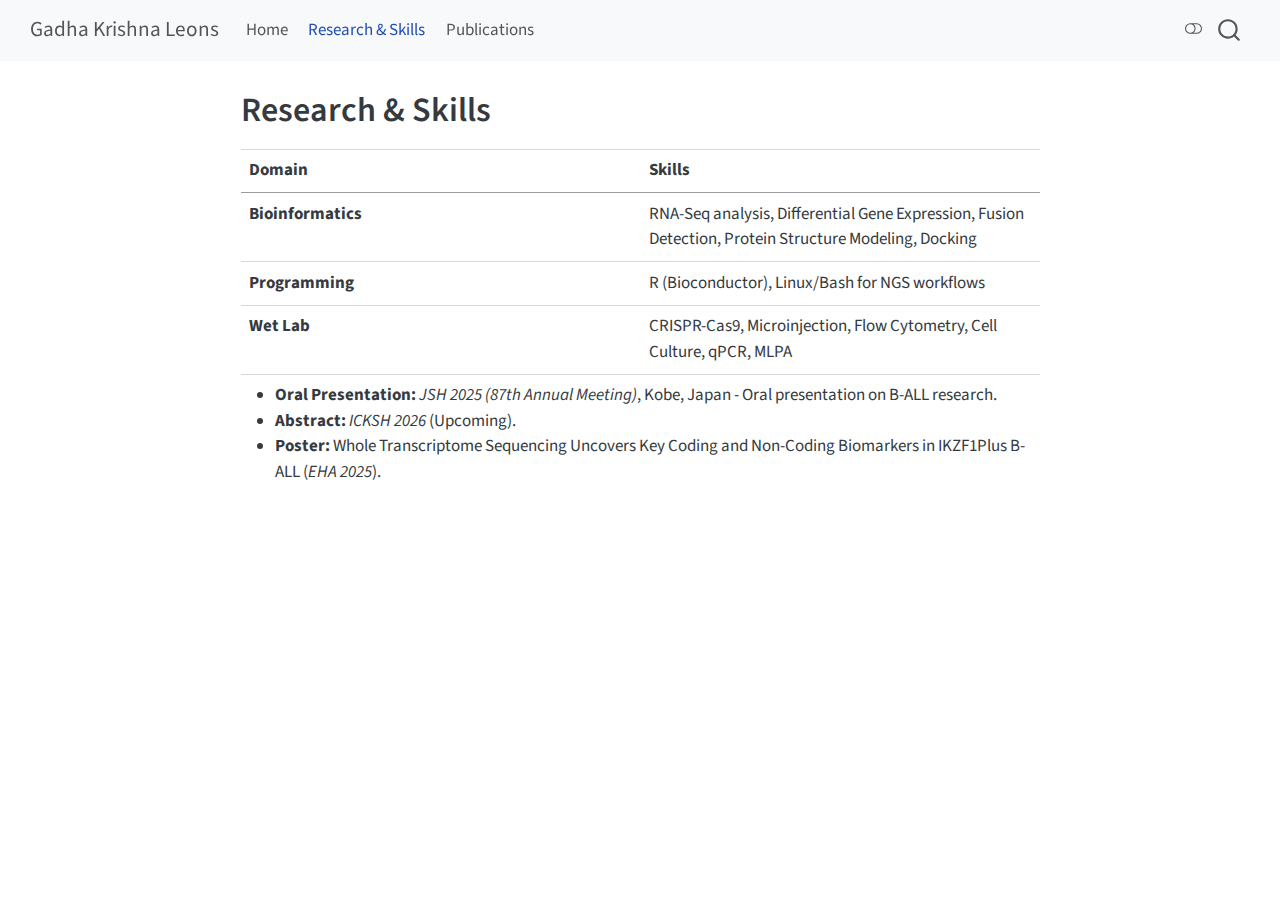
<file: docs/research.html>
<!DOCTYPE html>
<html xmlns="http://www.w3.org/1999/xhtml" lang="en" xml:lang="en"><head>

<meta charset="utf-8">
<meta name="generator" content="quarto-1.6.42">

<meta name="viewport" content="width=device-width, initial-scale=1.0, user-scalable=yes">


<title>Research &amp; Skills – Gadha Krishna Leons</title>
<style>
code{white-space: pre-wrap;}
span.smallcaps{font-variant: small-caps;}
div.columns{display: flex; gap: min(4vw, 1.5em);}
div.column{flex: auto; overflow-x: auto;}
div.hanging-indent{margin-left: 1.5em; text-indent: -1.5em;}
ul.task-list{list-style: none;}
ul.task-list li input[type="checkbox"] {
  width: 0.8em;
  margin: 0 0.8em 0.2em -1em; /* quarto-specific, see https://github.com/quarto-dev/quarto-cli/issues/4556 */ 
  vertical-align: middle;
}
</style>


<script src="site_libs/quarto-nav/quarto-nav.js"></script>
<script src="site_libs/quarto-nav/headroom.min.js"></script>
<script src="site_libs/clipboard/clipboard.min.js"></script>
<script src="site_libs/quarto-search/autocomplete.umd.js"></script>
<script src="site_libs/quarto-search/fuse.min.js"></script>
<script src="site_libs/quarto-search/quarto-search.js"></script>
<meta name="quarto:offset" content="./">
<script src="site_libs/quarto-html/quarto.js"></script>
<script src="site_libs/quarto-html/popper.min.js"></script>
<script src="site_libs/quarto-html/tippy.umd.min.js"></script>
<script src="site_libs/quarto-html/anchor.min.js"></script>
<link href="site_libs/quarto-html/tippy.css" rel="stylesheet">
<link href="site_libs/quarto-html/quarto-syntax-highlighting-2f5df379a58b258e96c21c0638c20c03.css" rel="stylesheet" class="quarto-color-scheme" id="quarto-text-highlighting-styles">
<link href="site_libs/quarto-html/quarto-syntax-highlighting-dark-b53751a350365c71b6c909e95f209ed1.css" rel="prefetch" class="quarto-color-scheme quarto-color-alternate" id="quarto-text-highlighting-styles">
<script src="site_libs/bootstrap/bootstrap.min.js"></script>
<link href="site_libs/bootstrap/bootstrap-icons.css" rel="stylesheet">
<link href="site_libs/bootstrap/bootstrap-ddd961a2510921635943dfbbd19534c4.min.css" rel="stylesheet" append-hash="true" class="quarto-color-scheme" id="quarto-bootstrap" data-mode="light">
<link href="site_libs/bootstrap/bootstrap-dark-e1a95413ce7875775f0026b5519a171c.min.css" rel="prefetch" append-hash="true" class="quarto-color-scheme quarto-color-alternate" id="quarto-bootstrap" data-mode="dark">
<script id="quarto-search-options" type="application/json">{
  "location": "navbar",
  "copy-button": false,
  "collapse-after": 3,
  "panel-placement": "end",
  "type": "overlay",
  "limit": 50,
  "keyboard-shortcut": [
    "f",
    "/",
    "s"
  ],
  "show-item-context": false,
  "language": {
    "search-no-results-text": "No results",
    "search-matching-documents-text": "matching documents",
    "search-copy-link-title": "Copy link to search",
    "search-hide-matches-text": "Hide additional matches",
    "search-more-match-text": "more match in this document",
    "search-more-matches-text": "more matches in this document",
    "search-clear-button-title": "Clear",
    "search-text-placeholder": "",
    "search-detached-cancel-button-title": "Cancel",
    "search-submit-button-title": "Submit",
    "search-label": "Search"
  }
}</script>


<link rel="stylesheet" href="styles.css">
</head>

<body class="nav-fixed fullcontent">

<div id="quarto-search-results"></div>
  <header id="quarto-header" class="headroom fixed-top">
    <nav class="navbar navbar-expand-lg " data-bs-theme="dark">
      <div class="navbar-container container-fluid">
      <div class="navbar-brand-container mx-auto">
    <a class="navbar-brand" href="./index.html">
    <span class="navbar-title">Gadha Krishna Leons</span>
    </a>
  </div>
            <div id="quarto-search" class="" title="Search"></div>
          <button class="navbar-toggler" type="button" data-bs-toggle="collapse" data-bs-target="#navbarCollapse" aria-controls="navbarCollapse" role="menu" aria-expanded="false" aria-label="Toggle navigation" onclick="if (window.quartoToggleHeadroom) { window.quartoToggleHeadroom(); }">
  <span class="navbar-toggler-icon"></span>
</button>
          <div class="collapse navbar-collapse" id="navbarCollapse">
            <ul class="navbar-nav navbar-nav-scroll me-auto">
  <li class="nav-item">
    <a class="nav-link" href="./index.html"> 
<span class="menu-text">Home</span></a>
  </li>  
  <li class="nav-item">
    <a class="nav-link active" href="./research.html" aria-current="page"> 
<span class="menu-text">Research &amp; Skills</span></a>
  </li>  
  <li class="nav-item">
    <a class="nav-link" href="./publications.html"> 
<span class="menu-text">Publications</span></a>
  </li>  
</ul>
          </div> <!-- /navcollapse -->
            <div class="quarto-navbar-tools">
  <a href="" class="quarto-color-scheme-toggle quarto-navigation-tool  px-1" onclick="window.quartoToggleColorScheme(); return false;" title="Toggle dark mode"><i class="bi"></i></a>
</div>
      </div> <!-- /container-fluid -->
    </nav>
</header>
<!-- content -->
<div id="quarto-content" class="quarto-container page-columns page-rows-contents page-layout-article page-navbar">
<!-- sidebar -->
<!-- margin-sidebar -->
    
<!-- main -->
<main class="content" id="quarto-document-content">

<header id="title-block-header" class="quarto-title-block default">
<div class="quarto-title">
<h1 class="title">Research &amp; Skills</h1>
</div>



<div class="quarto-title-meta">

    
  
    
  </div>
  


</header>


<table class="caption-top table">
<colgroup>
<col style="width: 50%">
<col style="width: 50%">
</colgroup>
<thead>
<tr class="header">
<th style="text-align: left;">Domain</th>
<th style="text-align: left;">Skills</th>
</tr>
</thead>
<tbody>
<tr class="odd">
<td style="text-align: left;"><strong>Bioinformatics</strong></td>
<td style="text-align: left;">RNA-Seq analysis, Differential Gene Expression, Fusion Detection, Protein Structure Modeling, Docking</td>
</tr>
<tr class="even">
<td style="text-align: left;"><strong>Programming</strong></td>
<td style="text-align: left;">R (Bioconductor), Linux/Bash for NGS workflows</td>
</tr>
<tr class="odd">
<td style="text-align: left;"><strong>Wet Lab</strong></td>
<td style="text-align: left;">CRISPR-Cas9, Microinjection, Flow Cytometry, Cell Culture, qPCR, MLPA</td>
</tr>
</tbody>
</table>
<ul>
<li><strong>Oral Presentation:</strong> <em>JSH 2025 (87th Annual Meeting)</em>, Kobe, Japan - Oral presentation on B-ALL research.</li>
<li><strong>Abstract:</strong> <em>ICKSH 2026</em> (Upcoming).</li>
<li><strong>Poster:</strong> Whole Transcriptome Sequencing Uncovers Key Coding and Non-Coding Biomarkers in IKZF1Plus B-ALL (<em>EHA 2025</em>).</li>
</ul>



</main> <!-- /main -->
<script id="quarto-html-after-body" type="application/javascript">
window.document.addEventListener("DOMContentLoaded", function (event) {
  const toggleBodyColorMode = (bsSheetEl) => {
    const mode = bsSheetEl.getAttribute("data-mode");
    const bodyEl = window.document.querySelector("body");
    if (mode === "dark") {
      bodyEl.classList.add("quarto-dark");
      bodyEl.classList.remove("quarto-light");
    } else {
      bodyEl.classList.add("quarto-light");
      bodyEl.classList.remove("quarto-dark");
    }
  }
  const toggleBodyColorPrimary = () => {
    const bsSheetEl = window.document.querySelector("link#quarto-bootstrap");
    if (bsSheetEl) {
      toggleBodyColorMode(bsSheetEl);
    }
  }
  toggleBodyColorPrimary();  
  const disableStylesheet = (stylesheets) => {
    for (let i=0; i < stylesheets.length; i++) {
      const stylesheet = stylesheets[i];
      stylesheet.rel = 'prefetch';
    }
  }
  const enableStylesheet = (stylesheets) => {
    for (let i=0; i < stylesheets.length; i++) {
      const stylesheet = stylesheets[i];
      stylesheet.rel = 'stylesheet';
    }
  }
  const manageTransitions = (selector, allowTransitions) => {
    const els = window.document.querySelectorAll(selector);
    for (let i=0; i < els.length; i++) {
      const el = els[i];
      if (allowTransitions) {
        el.classList.remove('notransition');
      } else {
        el.classList.add('notransition');
      }
    }
  }
  const toggleGiscusIfUsed = (isAlternate, darkModeDefault) => {
    const baseTheme = document.querySelector('#giscus-base-theme')?.value ?? 'light';
    const alternateTheme = document.querySelector('#giscus-alt-theme')?.value ?? 'dark';
    let newTheme = '';
    if(darkModeDefault) {
      newTheme = isAlternate ? baseTheme : alternateTheme;
    } else {
      newTheme = isAlternate ? alternateTheme : baseTheme;
    }
    const changeGiscusTheme = () => {
      // From: https://github.com/giscus/giscus/issues/336
      const sendMessage = (message) => {
        const iframe = document.querySelector('iframe.giscus-frame');
        if (!iframe) return;
        iframe.contentWindow.postMessage({ giscus: message }, 'https://giscus.app');
      }
      sendMessage({
        setConfig: {
          theme: newTheme
        }
      });
    }
    const isGiscussLoaded = window.document.querySelector('iframe.giscus-frame') !== null;
    if (isGiscussLoaded) {
      changeGiscusTheme();
    }
  }
  const toggleColorMode = (alternate) => {
    // Switch the stylesheets
    const alternateStylesheets = window.document.querySelectorAll('link.quarto-color-scheme.quarto-color-alternate');
    manageTransitions('#quarto-margin-sidebar .nav-link', false);
    if (alternate) {
      enableStylesheet(alternateStylesheets);
      for (const sheetNode of alternateStylesheets) {
        if (sheetNode.id === "quarto-bootstrap") {
          toggleBodyColorMode(sheetNode);
        }
      }
    } else {
      disableStylesheet(alternateStylesheets);
      toggleBodyColorPrimary();
    }
    manageTransitions('#quarto-margin-sidebar .nav-link', true);
    // Switch the toggles
    const toggles = window.document.querySelectorAll('.quarto-color-scheme-toggle');
    for (let i=0; i < toggles.length; i++) {
      const toggle = toggles[i];
      if (toggle) {
        if (alternate) {
          toggle.classList.add("alternate");     
        } else {
          toggle.classList.remove("alternate");
        }
      }
    }
    // Hack to workaround the fact that safari doesn't
    // properly recolor the scrollbar when toggling (#1455)
    if (navigator.userAgent.indexOf('Safari') > 0 && navigator.userAgent.indexOf('Chrome') == -1) {
      manageTransitions("body", false);
      window.scrollTo(0, 1);
      setTimeout(() => {
        window.scrollTo(0, 0);
        manageTransitions("body", true);
      }, 40);  
    }
  }
  const isFileUrl = () => { 
    return window.location.protocol === 'file:';
  }
  const hasAlternateSentinel = () => {  
    let styleSentinel = getColorSchemeSentinel();
    if (styleSentinel !== null) {
      return styleSentinel === "alternate";
    } else {
      return false;
    }
  }
  const setStyleSentinel = (alternate) => {
    const value = alternate ? "alternate" : "default";
    if (!isFileUrl()) {
      window.localStorage.setItem("quarto-color-scheme", value);
    } else {
      localAlternateSentinel = value;
    }
  }
  const getColorSchemeSentinel = () => {
    if (!isFileUrl()) {
      const storageValue = window.localStorage.getItem("quarto-color-scheme");
      return storageValue != null ? storageValue : localAlternateSentinel;
    } else {
      return localAlternateSentinel;
    }
  }
  const darkModeDefault = false;
  let localAlternateSentinel = darkModeDefault ? 'alternate' : 'default';
  // Dark / light mode switch
  window.quartoToggleColorScheme = () => {
    // Read the current dark / light value 
    let toAlternate = !hasAlternateSentinel();
    toggleColorMode(toAlternate);
    setStyleSentinel(toAlternate);
    toggleGiscusIfUsed(toAlternate, darkModeDefault);
  };
  // Ensure there is a toggle, if there isn't float one in the top right
  if (window.document.querySelector('.quarto-color-scheme-toggle') === null) {
    const a = window.document.createElement('a');
    a.classList.add('top-right');
    a.classList.add('quarto-color-scheme-toggle');
    a.href = "";
    a.onclick = function() { try { window.quartoToggleColorScheme(); } catch {} return false; };
    const i = window.document.createElement("i");
    i.classList.add('bi');
    a.appendChild(i);
    window.document.body.appendChild(a);
  }
  // Switch to dark mode if need be
  if (hasAlternateSentinel()) {
    toggleColorMode(true);
  } else {
    toggleColorMode(false);
  }
  const icon = "";
  const anchorJS = new window.AnchorJS();
  anchorJS.options = {
    placement: 'right',
    icon: icon
  };
  anchorJS.add('.anchored');
  const isCodeAnnotation = (el) => {
    for (const clz of el.classList) {
      if (clz.startsWith('code-annotation-')) {                     
        return true;
      }
    }
    return false;
  }
  const onCopySuccess = function(e) {
    // button target
    const button = e.trigger;
    // don't keep focus
    button.blur();
    // flash "checked"
    button.classList.add('code-copy-button-checked');
    var currentTitle = button.getAttribute("title");
    button.setAttribute("title", "Copied!");
    let tooltip;
    if (window.bootstrap) {
      button.setAttribute("data-bs-toggle", "tooltip");
      button.setAttribute("data-bs-placement", "left");
      button.setAttribute("data-bs-title", "Copied!");
      tooltip = new bootstrap.Tooltip(button, 
        { trigger: "manual", 
          customClass: "code-copy-button-tooltip",
          offset: [0, -8]});
      tooltip.show();    
    }
    setTimeout(function() {
      if (tooltip) {
        tooltip.hide();
        button.removeAttribute("data-bs-title");
        button.removeAttribute("data-bs-toggle");
        button.removeAttribute("data-bs-placement");
      }
      button.setAttribute("title", currentTitle);
      button.classList.remove('code-copy-button-checked');
    }, 1000);
    // clear code selection
    e.clearSelection();
  }
  const getTextToCopy = function(trigger) {
      const codeEl = trigger.previousElementSibling.cloneNode(true);
      for (const childEl of codeEl.children) {
        if (isCodeAnnotation(childEl)) {
          childEl.remove();
        }
      }
      return codeEl.innerText;
  }
  const clipboard = new window.ClipboardJS('.code-copy-button:not([data-in-quarto-modal])', {
    text: getTextToCopy
  });
  clipboard.on('success', onCopySuccess);
  if (window.document.getElementById('quarto-embedded-source-code-modal')) {
    const clipboardModal = new window.ClipboardJS('.code-copy-button[data-in-quarto-modal]', {
      text: getTextToCopy,
      container: window.document.getElementById('quarto-embedded-source-code-modal')
    });
    clipboardModal.on('success', onCopySuccess);
  }
    var localhostRegex = new RegExp(/^(?:http|https):\/\/localhost\:?[0-9]*\//);
    var mailtoRegex = new RegExp(/^mailto:/);
      var filterRegex = new RegExp('/' + window.location.host + '/');
    var isInternal = (href) => {
        return filterRegex.test(href) || localhostRegex.test(href) || mailtoRegex.test(href);
    }
    // Inspect non-navigation links and adorn them if external
 	var links = window.document.querySelectorAll('a[href]:not(.nav-link):not(.navbar-brand):not(.toc-action):not(.sidebar-link):not(.sidebar-item-toggle):not(.pagination-link):not(.no-external):not([aria-hidden]):not(.dropdown-item):not(.quarto-navigation-tool):not(.about-link)');
    for (var i=0; i<links.length; i++) {
      const link = links[i];
      if (!isInternal(link.href)) {
        // undo the damage that might have been done by quarto-nav.js in the case of
        // links that we want to consider external
        if (link.dataset.originalHref !== undefined) {
          link.href = link.dataset.originalHref;
        }
      }
    }
  function tippyHover(el, contentFn, onTriggerFn, onUntriggerFn) {
    const config = {
      allowHTML: true,
      maxWidth: 500,
      delay: 100,
      arrow: false,
      appendTo: function(el) {
          return el.parentElement;
      },
      interactive: true,
      interactiveBorder: 10,
      theme: 'quarto',
      placement: 'bottom-start',
    };
    if (contentFn) {
      config.content = contentFn;
    }
    if (onTriggerFn) {
      config.onTrigger = onTriggerFn;
    }
    if (onUntriggerFn) {
      config.onUntrigger = onUntriggerFn;
    }
    window.tippy(el, config); 
  }
  const noterefs = window.document.querySelectorAll('a[role="doc-noteref"]');
  for (var i=0; i<noterefs.length; i++) {
    const ref = noterefs[i];
    tippyHover(ref, function() {
      // use id or data attribute instead here
      let href = ref.getAttribute('data-footnote-href') || ref.getAttribute('href');
      try { href = new URL(href).hash; } catch {}
      const id = href.replace(/^#\/?/, "");
      const note = window.document.getElementById(id);
      if (note) {
        return note.innerHTML;
      } else {
        return "";
      }
    });
  }
  const xrefs = window.document.querySelectorAll('a.quarto-xref');
  const processXRef = (id, note) => {
    // Strip column container classes
    const stripColumnClz = (el) => {
      el.classList.remove("page-full", "page-columns");
      if (el.children) {
        for (const child of el.children) {
          stripColumnClz(child);
        }
      }
    }
    stripColumnClz(note)
    if (id === null || id.startsWith('sec-')) {
      // Special case sections, only their first couple elements
      const container = document.createElement("div");
      if (note.children && note.children.length > 2) {
        container.appendChild(note.children[0].cloneNode(true));
        for (let i = 1; i < note.children.length; i++) {
          const child = note.children[i];
          if (child.tagName === "P" && child.innerText === "") {
            continue;
          } else {
            container.appendChild(child.cloneNode(true));
            break;
          }
        }
        if (window.Quarto?.typesetMath) {
          window.Quarto.typesetMath(container);
        }
        return container.innerHTML
      } else {
        if (window.Quarto?.typesetMath) {
          window.Quarto.typesetMath(note);
        }
        return note.innerHTML;
      }
    } else {
      // Remove any anchor links if they are present
      const anchorLink = note.querySelector('a.anchorjs-link');
      if (anchorLink) {
        anchorLink.remove();
      }
      if (window.Quarto?.typesetMath) {
        window.Quarto.typesetMath(note);
      }
      if (note.classList.contains("callout")) {
        return note.outerHTML;
      } else {
        return note.innerHTML;
      }
    }
  }
  for (var i=0; i<xrefs.length; i++) {
    const xref = xrefs[i];
    tippyHover(xref, undefined, function(instance) {
      instance.disable();
      let url = xref.getAttribute('href');
      let hash = undefined; 
      if (url.startsWith('#')) {
        hash = url;
      } else {
        try { hash = new URL(url).hash; } catch {}
      }
      if (hash) {
        const id = hash.replace(/^#\/?/, "");
        const note = window.document.getElementById(id);
        if (note !== null) {
          try {
            const html = processXRef(id, note.cloneNode(true));
            instance.setContent(html);
          } finally {
            instance.enable();
            instance.show();
          }
        } else {
          // See if we can fetch this
          fetch(url.split('#')[0])
          .then(res => res.text())
          .then(html => {
            const parser = new DOMParser();
            const htmlDoc = parser.parseFromString(html, "text/html");
            const note = htmlDoc.getElementById(id);
            if (note !== null) {
              const html = processXRef(id, note);
              instance.setContent(html);
            } 
          }).finally(() => {
            instance.enable();
            instance.show();
          });
        }
      } else {
        // See if we can fetch a full url (with no hash to target)
        // This is a special case and we should probably do some content thinning / targeting
        fetch(url)
        .then(res => res.text())
        .then(html => {
          const parser = new DOMParser();
          const htmlDoc = parser.parseFromString(html, "text/html");
          const note = htmlDoc.querySelector('main.content');
          if (note !== null) {
            // This should only happen for chapter cross references
            // (since there is no id in the URL)
            // remove the first header
            if (note.children.length > 0 && note.children[0].tagName === "HEADER") {
              note.children[0].remove();
            }
            const html = processXRef(null, note);
            instance.setContent(html);
          } 
        }).finally(() => {
          instance.enable();
          instance.show();
        });
      }
    }, function(instance) {
    });
  }
      let selectedAnnoteEl;
      const selectorForAnnotation = ( cell, annotation) => {
        let cellAttr = 'data-code-cell="' + cell + '"';
        let lineAttr = 'data-code-annotation="' +  annotation + '"';
        const selector = 'span[' + cellAttr + '][' + lineAttr + ']';
        return selector;
      }
      const selectCodeLines = (annoteEl) => {
        const doc = window.document;
        const targetCell = annoteEl.getAttribute("data-target-cell");
        const targetAnnotation = annoteEl.getAttribute("data-target-annotation");
        const annoteSpan = window.document.querySelector(selectorForAnnotation(targetCell, targetAnnotation));
        const lines = annoteSpan.getAttribute("data-code-lines").split(",");
        const lineIds = lines.map((line) => {
          return targetCell + "-" + line;
        })
        let top = null;
        let height = null;
        let parent = null;
        if (lineIds.length > 0) {
            //compute the position of the single el (top and bottom and make a div)
            const el = window.document.getElementById(lineIds[0]);
            top = el.offsetTop;
            height = el.offsetHeight;
            parent = el.parentElement.parentElement;
          if (lineIds.length > 1) {
            const lastEl = window.document.getElementById(lineIds[lineIds.length - 1]);
            const bottom = lastEl.offsetTop + lastEl.offsetHeight;
            height = bottom - top;
          }
          if (top !== null && height !== null && parent !== null) {
            // cook up a div (if necessary) and position it 
            let div = window.document.getElementById("code-annotation-line-highlight");
            if (div === null) {
              div = window.document.createElement("div");
              div.setAttribute("id", "code-annotation-line-highlight");
              div.style.position = 'absolute';
              parent.appendChild(div);
            }
            div.style.top = top - 2 + "px";
            div.style.height = height + 4 + "px";
            div.style.left = 0;
            let gutterDiv = window.document.getElementById("code-annotation-line-highlight-gutter");
            if (gutterDiv === null) {
              gutterDiv = window.document.createElement("div");
              gutterDiv.setAttribute("id", "code-annotation-line-highlight-gutter");
              gutterDiv.style.position = 'absolute';
              const codeCell = window.document.getElementById(targetCell);
              const gutter = codeCell.querySelector('.code-annotation-gutter');
              gutter.appendChild(gutterDiv);
            }
            gutterDiv.style.top = top - 2 + "px";
            gutterDiv.style.height = height + 4 + "px";
          }
          selectedAnnoteEl = annoteEl;
        }
      };
      const unselectCodeLines = () => {
        const elementsIds = ["code-annotation-line-highlight", "code-annotation-line-highlight-gutter"];
        elementsIds.forEach((elId) => {
          const div = window.document.getElementById(elId);
          if (div) {
            div.remove();
          }
        });
        selectedAnnoteEl = undefined;
      };
        // Handle positioning of the toggle
    window.addEventListener(
      "resize",
      throttle(() => {
        elRect = undefined;
        if (selectedAnnoteEl) {
          selectCodeLines(selectedAnnoteEl);
        }
      }, 10)
    );
    function throttle(fn, ms) {
    let throttle = false;
    let timer;
      return (...args) => {
        if(!throttle) { // first call gets through
            fn.apply(this, args);
            throttle = true;
        } else { // all the others get throttled
            if(timer) clearTimeout(timer); // cancel #2
            timer = setTimeout(() => {
              fn.apply(this, args);
              timer = throttle = false;
            }, ms);
        }
      };
    }
      // Attach click handler to the DT
      const annoteDls = window.document.querySelectorAll('dt[data-target-cell]');
      for (const annoteDlNode of annoteDls) {
        annoteDlNode.addEventListener('click', (event) => {
          const clickedEl = event.target;
          if (clickedEl !== selectedAnnoteEl) {
            unselectCodeLines();
            const activeEl = window.document.querySelector('dt[data-target-cell].code-annotation-active');
            if (activeEl) {
              activeEl.classList.remove('code-annotation-active');
            }
            selectCodeLines(clickedEl);
            clickedEl.classList.add('code-annotation-active');
          } else {
            // Unselect the line
            unselectCodeLines();
            clickedEl.classList.remove('code-annotation-active');
          }
        });
      }
  const findCites = (el) => {
    const parentEl = el.parentElement;
    if (parentEl) {
      const cites = parentEl.dataset.cites;
      if (cites) {
        return {
          el,
          cites: cites.split(' ')
        };
      } else {
        return findCites(el.parentElement)
      }
    } else {
      return undefined;
    }
  };
  var bibliorefs = window.document.querySelectorAll('a[role="doc-biblioref"]');
  for (var i=0; i<bibliorefs.length; i++) {
    const ref = bibliorefs[i];
    const citeInfo = findCites(ref);
    if (citeInfo) {
      tippyHover(citeInfo.el, function() {
        var popup = window.document.createElement('div');
        citeInfo.cites.forEach(function(cite) {
          var citeDiv = window.document.createElement('div');
          citeDiv.classList.add('hanging-indent');
          citeDiv.classList.add('csl-entry');
          var biblioDiv = window.document.getElementById('ref-' + cite);
          if (biblioDiv) {
            citeDiv.innerHTML = biblioDiv.innerHTML;
          }
          popup.appendChild(citeDiv);
        });
        return popup.innerHTML;
      });
    }
  }
});
</script>
</div> <!-- /content -->




</body></html>
</file>
<file: site_libs/quarto-html/tippy.css>
.tippy-box[data-animation=fade][data-state=hidden]{opacity:0}[data-tippy-root]{max-width:calc(100vw - 10px)}.tippy-box{position:relative;background-color:#333;color:#fff;border-radius:4px;font-size:14px;line-height:1.4;white-space:normal;outline:0;transition-property:transform,visibility,opacity}.tippy-box[data-placement^=top]>.tippy-arrow{bottom:0}.tippy-box[data-placement^=top]>.tippy-arrow:before{bottom:-7px;left:0;border-width:8px 8px 0;border-top-color:initial;transform-origin:center top}.tippy-box[data-placement^=bottom]>.tippy-arrow{top:0}.tippy-box[data-placement^=bottom]>.tippy-arrow:before{top:-7px;left:0;border-width:0 8px 8px;border-bottom-color:initial;transform-origin:center bottom}.tippy-box[data-placement^=left]>.tippy-arrow{right:0}.tippy-box[data-placement^=left]>.tippy-arrow:before{border-width:8px 0 8px 8px;border-left-color:initial;right:-7px;transform-origin:center left}.tippy-box[data-placement^=right]>.tippy-arrow{left:0}.tippy-box[data-placement^=right]>.tippy-arrow:before{left:-7px;border-width:8px 8px 8px 0;border-right-color:initial;transform-origin:center right}.tippy-box[data-inertia][data-state=visible]{transition-timing-function:cubic-bezier(.54,1.5,.38,1.11)}.tippy-arrow{width:16px;height:16px;color:#333}.tippy-arrow:before{content:"";position:absolute;border-color:transparent;border-style:solid}.tippy-content{position:relative;padding:5px 9px;z-index:1}
</file>
<file: site_libs/quarto-html/quarto-syntax-highlighting-7b89279ff1a6dce999919e0e67d4d9ec.css>
/* quarto syntax highlight colors */
:root {
  --quarto-hl-ot-color: #003B4F;
  --quarto-hl-at-color: #657422;
  --quarto-hl-ss-color: #20794D;
  --quarto-hl-an-color: #5E5E5E;
  --quarto-hl-fu-color: #4758AB;
  --quarto-hl-st-color: #20794D;
  --quarto-hl-cf-color: #003B4F;
  --quarto-hl-op-color: #5E5E5E;
  --quarto-hl-er-color: #AD0000;
  --quarto-hl-bn-color: #AD0000;
  --quarto-hl-al-color: #AD0000;
  --quarto-hl-va-color: #111111;
  --quarto-hl-bu-color: inherit;
  --quarto-hl-ex-color: inherit;
  --quarto-hl-pp-color: #AD0000;
  --quarto-hl-in-color: #5E5E5E;
  --quarto-hl-vs-color: #20794D;
  --quarto-hl-wa-color: #5E5E5E;
  --quarto-hl-do-color: #5E5E5E;
  --quarto-hl-im-color: #00769E;
  --quarto-hl-ch-color: #20794D;
  --quarto-hl-dt-color: #AD0000;
  --quarto-hl-fl-color: #AD0000;
  --quarto-hl-co-color: #5E5E5E;
  --quarto-hl-cv-color: #5E5E5E;
  --quarto-hl-cn-color: #8f5902;
  --quarto-hl-sc-color: #5E5E5E;
  --quarto-hl-dv-color: #AD0000;
  --quarto-hl-kw-color: #003B4F;
}

/* other quarto variables */
:root {
  --quarto-font-monospace: SFMono-Regular, Menlo, Monaco, Consolas, "Liberation Mono", "Courier New", monospace;
}

/* syntax highlight based on Pandoc's rules */
pre > code.sourceCode > span {
  color: #003B4F;
}

code.sourceCode > span {
  color: #003B4F;
}

div.sourceCode,
div.sourceCode pre.sourceCode {
  color: #003B4F;
}

/* Normal */
code span {
  color: #003B4F;
}

/* Alert */
code span.al {
  color: #AD0000;
  font-style: inherit;
}

/* Annotation */
code span.an {
  color: #5E5E5E;
  font-style: inherit;
}

/* Attribute */
code span.at {
  color: #657422;
  font-style: inherit;
}

/* BaseN */
code span.bn {
  color: #AD0000;
  font-style: inherit;
}

/* BuiltIn */
code span.bu {
  font-style: inherit;
}

/* ControlFlow */
code span.cf {
  color: #003B4F;
  font-weight: bold;
  font-style: inherit;
}

/* Char */
code span.ch {
  color: #20794D;
  font-style: inherit;
}

/* Constant */
code span.cn {
  color: #8f5902;
  font-style: inherit;
}

/* Comment */
code span.co {
  color: #5E5E5E;
  font-style: inherit;
}

/* CommentVar */
code span.cv {
  color: #5E5E5E;
  font-style: italic;
}

/* Documentation */
code span.do {
  color: #5E5E5E;
  font-style: italic;
}

/* DataType */
code span.dt {
  color: #AD0000;
  font-style: inherit;
}

/* DecVal */
code span.dv {
  color: #AD0000;
  font-style: inherit;
}

/* Error */
code span.er {
  color: #AD0000;
  font-style: inherit;
}

/* Extension */
code span.ex {
  font-style: inherit;
}

/* Float */
code span.fl {
  color: #AD0000;
  font-style: inherit;
}

/* Function */
code span.fu {
  color: #4758AB;
  font-style: inherit;
}

/* Import */
code span.im {
  color: #00769E;
  font-style: inherit;
}

/* Information */
code span.in {
  color: #5E5E5E;
  font-style: inherit;
}

/* Keyword */
code span.kw {
  color: #003B4F;
  font-weight: bold;
  font-style: inherit;
}

/* Operator */
code span.op {
  color: #5E5E5E;
  font-style: inherit;
}

/* Other */
code span.ot {
  color: #003B4F;
  font-style: inherit;
}

/* Preprocessor */
code span.pp {
  color: #AD0000;
  font-style: inherit;
}

/* SpecialChar */
code span.sc {
  color: #5E5E5E;
  font-style: inherit;
}

/* SpecialString */
code span.ss {
  color: #20794D;
  font-style: inherit;
}

/* String */
code span.st {
  color: #20794D;
  font-style: inherit;
}

/* Variable */
code span.va {
  color: #111111;
  font-style: inherit;
}

/* VerbatimString */
code span.vs {
  color: #20794D;
  font-style: inherit;
}

/* Warning */
code span.wa {
  color: #5E5E5E;
  font-style: italic;
}

.prevent-inlining {
  content: "</";
}

/*# sourceMappingURL=3944bc705cfaf4c80e56f77c5205168a.css.map */
</file>
<file: site_libs/quarto-html/quarto-syntax-highlighting-dark-707d8167ce6003fca903bfe2be84ab7f.css>
/* quarto syntax highlight colors */
:root {
  --quarto-hl-al-color: #f07178;
  --quarto-hl-an-color: #d4d0ab;
  --quarto-hl-at-color: #00e0e0;
  --quarto-hl-bn-color: #d4d0ab;
  --quarto-hl-bu-color: #abe338;
  --quarto-hl-ch-color: #abe338;
  --quarto-hl-co-color: #f8f8f2;
  --quarto-hl-cv-color: #ffd700;
  --quarto-hl-cn-color: #ffd700;
  --quarto-hl-cf-color: #ffa07a;
  --quarto-hl-dt-color: #ffa07a;
  --quarto-hl-dv-color: #d4d0ab;
  --quarto-hl-do-color: #f8f8f2;
  --quarto-hl-er-color: #f07178;
  --quarto-hl-ex-color: #00e0e0;
  --quarto-hl-fl-color: #d4d0ab;
  --quarto-hl-fu-color: #ffa07a;
  --quarto-hl-im-color: #abe338;
  --quarto-hl-in-color: #d4d0ab;
  --quarto-hl-kw-color: #ffa07a;
  --quarto-hl-op-color: #ffa07a;
  --quarto-hl-ot-color: #00e0e0;
  --quarto-hl-pp-color: #dcc6e0;
  --quarto-hl-re-color: #00e0e0;
  --quarto-hl-sc-color: #abe338;
  --quarto-hl-ss-color: #abe338;
  --quarto-hl-st-color: #abe338;
  --quarto-hl-va-color: #00e0e0;
  --quarto-hl-vs-color: #abe338;
  --quarto-hl-wa-color: #dcc6e0;
}

/* other quarto variables */
:root {
  --quarto-font-monospace: SFMono-Regular, Menlo, Monaco, Consolas, "Liberation Mono", "Courier New", monospace;
}

/* syntax highlight based on Pandoc's rules */
pre > code.sourceCode > span {
  color: #f8f8f2;
}

code.sourceCode > span {
  color: #f8f8f2;
}

div.sourceCode,
div.sourceCode pre.sourceCode {
  color: #f8f8f2;
}

/* Normal */
code span {
  color: #f8f8f2;
}

/* Alert */
code span.al {
  color: #f07178;
}

/* Annotation */
code span.an {
  color: #d4d0ab;
}

/* Attribute */
code span.at {
  color: #00e0e0;
}

/* BaseN */
code span.bn {
  color: #d4d0ab;
}

/* BuiltIn */
code span.bu {
  color: #abe338;
}

/* ControlFlow */
code span.cf {
  font-weight: bold;
  color: #ffa07a;
}

/* Char */
code span.ch {
  color: #abe338;
}

/* Constant */
code span.cn {
  color: #ffd700;
}

/* Comment */
code span.co {
  font-style: italic;
  color: #f8f8f2;
}

/* CommentVar */
code span.cv {
  color: #ffd700;
}

/* Documentation */
code span.do {
  color: #f8f8f2;
}

/* DataType */
code span.dt {
  color: #ffa07a;
}

/* DecVal */
code span.dv {
  color: #d4d0ab;
}

/* Error */
code span.er {
  color: #f07178;
  text-decoration: underline;
}

/* Extension */
code span.ex {
  font-weight: bold;
  color: #00e0e0;
}

/* Float */
code span.fl {
  color: #d4d0ab;
}

/* Function */
code span.fu {
  color: #ffa07a;
}

/* Import */
code span.im {
  color: #abe338;
}

/* Information */
code span.in {
  color: #d4d0ab;
}

/* Keyword */
code span.kw {
  font-weight: bold;
  color: #ffa07a;
}

/* Operator */
code span.op {
  color: #ffa07a;
}

/* Other */
code span.ot {
  color: #00e0e0;
}

/* Preprocessor */
code span.pp {
  color: #dcc6e0;
}

/* RegionMarker */
code span.re {
  background-color: #f8f8f2;
  color: #00e0e0;
}

/* SpecialChar */
code span.sc {
  color: #abe338;
}

/* SpecialString */
code span.ss {
  color: #abe338;
}

/* String */
code span.st {
  color: #abe338;
}

/* Variable */
code span.va {
  color: #00e0e0;
}

/* VerbatimString */
code span.vs {
  color: #abe338;
}

/* Warning */
code span.wa {
  color: #dcc6e0;
}

.prevent-inlining {
  content: "</";
}

/*# sourceMappingURL=f5ab3bb6f5ded8da9f12dd3a91d3da26.css.map */
</file>
<file: styles.css>
/* css styles */
</file>
<file: docs/site_libs/quarto-html/tippy.css>
.tippy-box[data-animation=fade][data-state=hidden]{opacity:0}[data-tippy-root]{max-width:calc(100vw - 10px)}.tippy-box{position:relative;background-color:#333;color:#fff;border-radius:4px;font-size:14px;line-height:1.4;white-space:normal;outline:0;transition-property:transform,visibility,opacity}.tippy-box[data-placement^=top]>.tippy-arrow{bottom:0}.tippy-box[data-placement^=top]>.tippy-arrow:before{bottom:-7px;left:0;border-width:8px 8px 0;border-top-color:initial;transform-origin:center top}.tippy-box[data-placement^=bottom]>.tippy-arrow{top:0}.tippy-box[data-placement^=bottom]>.tippy-arrow:before{top:-7px;left:0;border-width:0 8px 8px;border-bottom-color:initial;transform-origin:center bottom}.tippy-box[data-placement^=left]>.tippy-arrow{right:0}.tippy-box[data-placement^=left]>.tippy-arrow:before{border-width:8px 0 8px 8px;border-left-color:initial;right:-7px;transform-origin:center left}.tippy-box[data-placement^=right]>.tippy-arrow{left:0}.tippy-box[data-placement^=right]>.tippy-arrow:before{left:-7px;border-width:8px 8px 8px 0;border-right-color:initial;transform-origin:center right}.tippy-box[data-inertia][data-state=visible]{transition-timing-function:cubic-bezier(.54,1.5,.38,1.11)}.tippy-arrow{width:16px;height:16px;color:#333}.tippy-arrow:before{content:"";position:absolute;border-color:transparent;border-style:solid}.tippy-content{position:relative;padding:5px 9px;z-index:1}
</file>
<file: docs/site_libs/quarto-html/quarto-syntax-highlighting-2f5df379a58b258e96c21c0638c20c03.css>
/* quarto syntax highlight colors */
:root {
  --quarto-hl-ot-color: #003B4F;
  --quarto-hl-at-color: #657422;
  --quarto-hl-ss-color: #20794D;
  --quarto-hl-an-color: #5E5E5E;
  --quarto-hl-fu-color: #4758AB;
  --quarto-hl-st-color: #20794D;
  --quarto-hl-cf-color: #003B4F;
  --quarto-hl-op-color: #5E5E5E;
  --quarto-hl-er-color: #AD0000;
  --quarto-hl-bn-color: #AD0000;
  --quarto-hl-al-color: #AD0000;
  --quarto-hl-va-color: #111111;
  --quarto-hl-bu-color: inherit;
  --quarto-hl-ex-color: inherit;
  --quarto-hl-pp-color: #AD0000;
  --quarto-hl-in-color: #5E5E5E;
  --quarto-hl-vs-color: #20794D;
  --quarto-hl-wa-color: #5E5E5E;
  --quarto-hl-do-color: #5E5E5E;
  --quarto-hl-im-color: #00769E;
  --quarto-hl-ch-color: #20794D;
  --quarto-hl-dt-color: #AD0000;
  --quarto-hl-fl-color: #AD0000;
  --quarto-hl-co-color: #5E5E5E;
  --quarto-hl-cv-color: #5E5E5E;
  --quarto-hl-cn-color: #8f5902;
  --quarto-hl-sc-color: #5E5E5E;
  --quarto-hl-dv-color: #AD0000;
  --quarto-hl-kw-color: #003B4F;
}

/* other quarto variables */
:root {
  --quarto-font-monospace: SFMono-Regular, Menlo, Monaco, Consolas, "Liberation Mono", "Courier New", monospace;
}

pre > code.sourceCode > span {
  color: #003B4F;
}

code span {
  color: #003B4F;
}

code.sourceCode > span {
  color: #003B4F;
}

div.sourceCode,
div.sourceCode pre.sourceCode {
  color: #003B4F;
}

code span.ot {
  color: #003B4F;
  font-style: inherit;
}

code span.at {
  color: #657422;
  font-style: inherit;
}

code span.ss {
  color: #20794D;
  font-style: inherit;
}

code span.an {
  color: #5E5E5E;
  font-style: inherit;
}

code span.fu {
  color: #4758AB;
  font-style: inherit;
}

code span.st {
  color: #20794D;
  font-style: inherit;
}

code span.cf {
  color: #003B4F;
  font-weight: bold;
  font-style: inherit;
}

code span.op {
  color: #5E5E5E;
  font-style: inherit;
}

code span.er {
  color: #AD0000;
  font-style: inherit;
}

code span.bn {
  color: #AD0000;
  font-style: inherit;
}

code span.al {
  color: #AD0000;
  font-style: inherit;
}

code span.va {
  color: #111111;
  font-style: inherit;
}

code span.bu {
  font-style: inherit;
}

code span.ex {
  font-style: inherit;
}

code span.pp {
  color: #AD0000;
  font-style: inherit;
}

code span.in {
  color: #5E5E5E;
  font-style: inherit;
}

code span.vs {
  color: #20794D;
  font-style: inherit;
}

code span.wa {
  color: #5E5E5E;
  font-style: italic;
}

code span.do {
  color: #5E5E5E;
  font-style: italic;
}

code span.im {
  color: #00769E;
  font-style: inherit;
}

code span.ch {
  color: #20794D;
  font-style: inherit;
}

code span.dt {
  color: #AD0000;
  font-style: inherit;
}

code span.fl {
  color: #AD0000;
  font-style: inherit;
}

code span.co {
  color: #5E5E5E;
  font-style: inherit;
}

code span.cv {
  color: #5E5E5E;
  font-style: italic;
}

code span.cn {
  color: #8f5902;
  font-style: inherit;
}

code span.sc {
  color: #5E5E5E;
  font-style: inherit;
}

code span.dv {
  color: #AD0000;
  font-style: inherit;
}

code span.kw {
  color: #003B4F;
  font-weight: bold;
  font-style: inherit;
}

.prevent-inlining {
  content: "</";
}

/*# sourceMappingURL=35eb38a806ee71ea6d2563be2308c832.css.map */
</file>
<file: docs/site_libs/quarto-html/quarto-syntax-highlighting-dark-b53751a350365c71b6c909e95f209ed1.css>
/* quarto syntax highlight colors */
:root {
  --quarto-hl-al-color: #f07178;
  --quarto-hl-an-color: #d4d0ab;
  --quarto-hl-at-color: #00e0e0;
  --quarto-hl-bn-color: #d4d0ab;
  --quarto-hl-bu-color: #abe338;
  --quarto-hl-ch-color: #abe338;
  --quarto-hl-co-color: #f8f8f2;
  --quarto-hl-cv-color: #ffd700;
  --quarto-hl-cn-color: #ffd700;
  --quarto-hl-cf-color: #ffa07a;
  --quarto-hl-dt-color: #ffa07a;
  --quarto-hl-dv-color: #d4d0ab;
  --quarto-hl-do-color: #f8f8f2;
  --quarto-hl-er-color: #f07178;
  --quarto-hl-ex-color: #00e0e0;
  --quarto-hl-fl-color: #d4d0ab;
  --quarto-hl-fu-color: #ffa07a;
  --quarto-hl-im-color: #abe338;
  --quarto-hl-in-color: #d4d0ab;
  --quarto-hl-kw-color: #ffa07a;
  --quarto-hl-op-color: #ffa07a;
  --quarto-hl-ot-color: #00e0e0;
  --quarto-hl-pp-color: #dcc6e0;
  --quarto-hl-re-color: #00e0e0;
  --quarto-hl-sc-color: #abe338;
  --quarto-hl-ss-color: #abe338;
  --quarto-hl-st-color: #abe338;
  --quarto-hl-va-color: #00e0e0;
  --quarto-hl-vs-color: #abe338;
  --quarto-hl-wa-color: #dcc6e0;
}

/* other quarto variables */
:root {
  --quarto-font-monospace: SFMono-Regular, Menlo, Monaco, Consolas, "Liberation Mono", "Courier New", monospace;
}

code span.al {
  background-color: #2a0f15;
  font-weight: bold;
  color: #f07178;
}

code span.an {
  color: #d4d0ab;
}

code span.at {
  color: #00e0e0;
}

code span.bn {
  color: #d4d0ab;
}

code span.bu {
  color: #abe338;
}

code span.ch {
  color: #abe338;
}

code span.co {
  font-style: italic;
  color: #f8f8f2;
}

code span.cv {
  color: #ffd700;
}

code span.cn {
  color: #ffd700;
}

code span.cf {
  font-weight: bold;
  color: #ffa07a;
}

code span.dt {
  color: #ffa07a;
}

code span.dv {
  color: #d4d0ab;
}

code span.do {
  color: #f8f8f2;
}

code span.er {
  color: #f07178;
  text-decoration: underline;
}

code span.ex {
  font-weight: bold;
  color: #00e0e0;
}

code span.fl {
  color: #d4d0ab;
}

code span.fu {
  color: #ffa07a;
}

code span.im {
  color: #abe338;
}

code span.in {
  color: #d4d0ab;
}

code span.kw {
  font-weight: bold;
  color: #ffa07a;
}

pre > code.sourceCode > span {
  color: #f8f8f2;
}

code span {
  color: #f8f8f2;
}

code.sourceCode > span {
  color: #f8f8f2;
}

div.sourceCode,
div.sourceCode pre.sourceCode {
  color: #f8f8f2;
}

code span.op {
  color: #ffa07a;
}

code span.ot {
  color: #00e0e0;
}

code span.pp {
  color: #dcc6e0;
}

code span.re {
  background-color: #f8f8f2;
  color: #00e0e0;
}

code span.sc {
  color: #abe338;
}

code span.ss {
  color: #abe338;
}

code span.st {
  color: #abe338;
}

code span.va {
  color: #00e0e0;
}

code span.vs {
  color: #abe338;
}

code span.wa {
  color: #dcc6e0;
}

.prevent-inlining {
  content: "</";
}

/*# sourceMappingURL=ef095d06243fb944689b9469f3a5590a.css.map */
</file>
<file: docs/styles.css>
/* css styles */
</file>
<file: site_libs/quarto-html/quarto-syntax-highlighting-2f5df379a58b258e96c21c0638c20c03.css>
/* quarto syntax highlight colors */
:root {
  --quarto-hl-ot-color: #003B4F;
  --quarto-hl-at-color: #657422;
  --quarto-hl-ss-color: #20794D;
  --quarto-hl-an-color: #5E5E5E;
  --quarto-hl-fu-color: #4758AB;
  --quarto-hl-st-color: #20794D;
  --quarto-hl-cf-color: #003B4F;
  --quarto-hl-op-color: #5E5E5E;
  --quarto-hl-er-color: #AD0000;
  --quarto-hl-bn-color: #AD0000;
  --quarto-hl-al-color: #AD0000;
  --quarto-hl-va-color: #111111;
  --quarto-hl-bu-color: inherit;
  --quarto-hl-ex-color: inherit;
  --quarto-hl-pp-color: #AD0000;
  --quarto-hl-in-color: #5E5E5E;
  --quarto-hl-vs-color: #20794D;
  --quarto-hl-wa-color: #5E5E5E;
  --quarto-hl-do-color: #5E5E5E;
  --quarto-hl-im-color: #00769E;
  --quarto-hl-ch-color: #20794D;
  --quarto-hl-dt-color: #AD0000;
  --quarto-hl-fl-color: #AD0000;
  --quarto-hl-co-color: #5E5E5E;
  --quarto-hl-cv-color: #5E5E5E;
  --quarto-hl-cn-color: #8f5902;
  --quarto-hl-sc-color: #5E5E5E;
  --quarto-hl-dv-color: #AD0000;
  --quarto-hl-kw-color: #003B4F;
}

/* other quarto variables */
:root {
  --quarto-font-monospace: SFMono-Regular, Menlo, Monaco, Consolas, "Liberation Mono", "Courier New", monospace;
}

pre > code.sourceCode > span {
  color: #003B4F;
}

code span {
  color: #003B4F;
}

code.sourceCode > span {
  color: #003B4F;
}

div.sourceCode,
div.sourceCode pre.sourceCode {
  color: #003B4F;
}

code span.ot {
  color: #003B4F;
  font-style: inherit;
}

code span.at {
  color: #657422;
  font-style: inherit;
}

code span.ss {
  color: #20794D;
  font-style: inherit;
}

code span.an {
  color: #5E5E5E;
  font-style: inherit;
}

code span.fu {
  color: #4758AB;
  font-style: inherit;
}

code span.st {
  color: #20794D;
  font-style: inherit;
}

code span.cf {
  color: #003B4F;
  font-weight: bold;
  font-style: inherit;
}

code span.op {
  color: #5E5E5E;
  font-style: inherit;
}

code span.er {
  color: #AD0000;
  font-style: inherit;
}

code span.bn {
  color: #AD0000;
  font-style: inherit;
}

code span.al {
  color: #AD0000;
  font-style: inherit;
}

code span.va {
  color: #111111;
  font-style: inherit;
}

code span.bu {
  font-style: inherit;
}

code span.ex {
  font-style: inherit;
}

code span.pp {
  color: #AD0000;
  font-style: inherit;
}

code span.in {
  color: #5E5E5E;
  font-style: inherit;
}

code span.vs {
  color: #20794D;
  font-style: inherit;
}

code span.wa {
  color: #5E5E5E;
  font-style: italic;
}

code span.do {
  color: #5E5E5E;
  font-style: italic;
}

code span.im {
  color: #00769E;
  font-style: inherit;
}

code span.ch {
  color: #20794D;
  font-style: inherit;
}

code span.dt {
  color: #AD0000;
  font-style: inherit;
}

code span.fl {
  color: #AD0000;
  font-style: inherit;
}

code span.co {
  color: #5E5E5E;
  font-style: inherit;
}

code span.cv {
  color: #5E5E5E;
  font-style: italic;
}

code span.cn {
  color: #8f5902;
  font-style: inherit;
}

code span.sc {
  color: #5E5E5E;
  font-style: inherit;
}

code span.dv {
  color: #AD0000;
  font-style: inherit;
}

code span.kw {
  color: #003B4F;
  font-weight: bold;
  font-style: inherit;
}

.prevent-inlining {
  content: "</";
}

/*# sourceMappingURL=35eb38a806ee71ea6d2563be2308c832.css.map */
</file>
<file: site_libs/quarto-html/quarto-syntax-highlighting-dark-b53751a350365c71b6c909e95f209ed1.css>
/* quarto syntax highlight colors */
:root {
  --quarto-hl-al-color: #f07178;
  --quarto-hl-an-color: #d4d0ab;
  --quarto-hl-at-color: #00e0e0;
  --quarto-hl-bn-color: #d4d0ab;
  --quarto-hl-bu-color: #abe338;
  --quarto-hl-ch-color: #abe338;
  --quarto-hl-co-color: #f8f8f2;
  --quarto-hl-cv-color: #ffd700;
  --quarto-hl-cn-color: #ffd700;
  --quarto-hl-cf-color: #ffa07a;
  --quarto-hl-dt-color: #ffa07a;
  --quarto-hl-dv-color: #d4d0ab;
  --quarto-hl-do-color: #f8f8f2;
  --quarto-hl-er-color: #f07178;
  --quarto-hl-ex-color: #00e0e0;
  --quarto-hl-fl-color: #d4d0ab;
  --quarto-hl-fu-color: #ffa07a;
  --quarto-hl-im-color: #abe338;
  --quarto-hl-in-color: #d4d0ab;
  --quarto-hl-kw-color: #ffa07a;
  --quarto-hl-op-color: #ffa07a;
  --quarto-hl-ot-color: #00e0e0;
  --quarto-hl-pp-color: #dcc6e0;
  --quarto-hl-re-color: #00e0e0;
  --quarto-hl-sc-color: #abe338;
  --quarto-hl-ss-color: #abe338;
  --quarto-hl-st-color: #abe338;
  --quarto-hl-va-color: #00e0e0;
  --quarto-hl-vs-color: #abe338;
  --quarto-hl-wa-color: #dcc6e0;
}

/* other quarto variables */
:root {
  --quarto-font-monospace: SFMono-Regular, Menlo, Monaco, Consolas, "Liberation Mono", "Courier New", monospace;
}

code span.al {
  background-color: #2a0f15;
  font-weight: bold;
  color: #f07178;
}

code span.an {
  color: #d4d0ab;
}

code span.at {
  color: #00e0e0;
}

code span.bn {
  color: #d4d0ab;
}

code span.bu {
  color: #abe338;
}

code span.ch {
  color: #abe338;
}

code span.co {
  font-style: italic;
  color: #f8f8f2;
}

code span.cv {
  color: #ffd700;
}

code span.cn {
  color: #ffd700;
}

code span.cf {
  font-weight: bold;
  color: #ffa07a;
}

code span.dt {
  color: #ffa07a;
}

code span.dv {
  color: #d4d0ab;
}

code span.do {
  color: #f8f8f2;
}

code span.er {
  color: #f07178;
  text-decoration: underline;
}

code span.ex {
  font-weight: bold;
  color: #00e0e0;
}

code span.fl {
  color: #d4d0ab;
}

code span.fu {
  color: #ffa07a;
}

code span.im {
  color: #abe338;
}

code span.in {
  color: #d4d0ab;
}

code span.kw {
  font-weight: bold;
  color: #ffa07a;
}

pre > code.sourceCode > span {
  color: #f8f8f2;
}

code span {
  color: #f8f8f2;
}

code.sourceCode > span {
  color: #f8f8f2;
}

div.sourceCode,
div.sourceCode pre.sourceCode {
  color: #f8f8f2;
}

code span.op {
  color: #ffa07a;
}

code span.ot {
  color: #00e0e0;
}

code span.pp {
  color: #dcc6e0;
}

code span.re {
  background-color: #f8f8f2;
  color: #00e0e0;
}

code span.sc {
  color: #abe338;
}

code span.ss {
  color: #abe338;
}

code span.st {
  color: #abe338;
}

code span.va {
  color: #00e0e0;
}

code span.vs {
  color: #abe338;
}

code span.wa {
  color: #dcc6e0;
}

.prevent-inlining {
  content: "</";
}

/*# sourceMappingURL=ef095d06243fb944689b9469f3a5590a.css.map */
</file>
